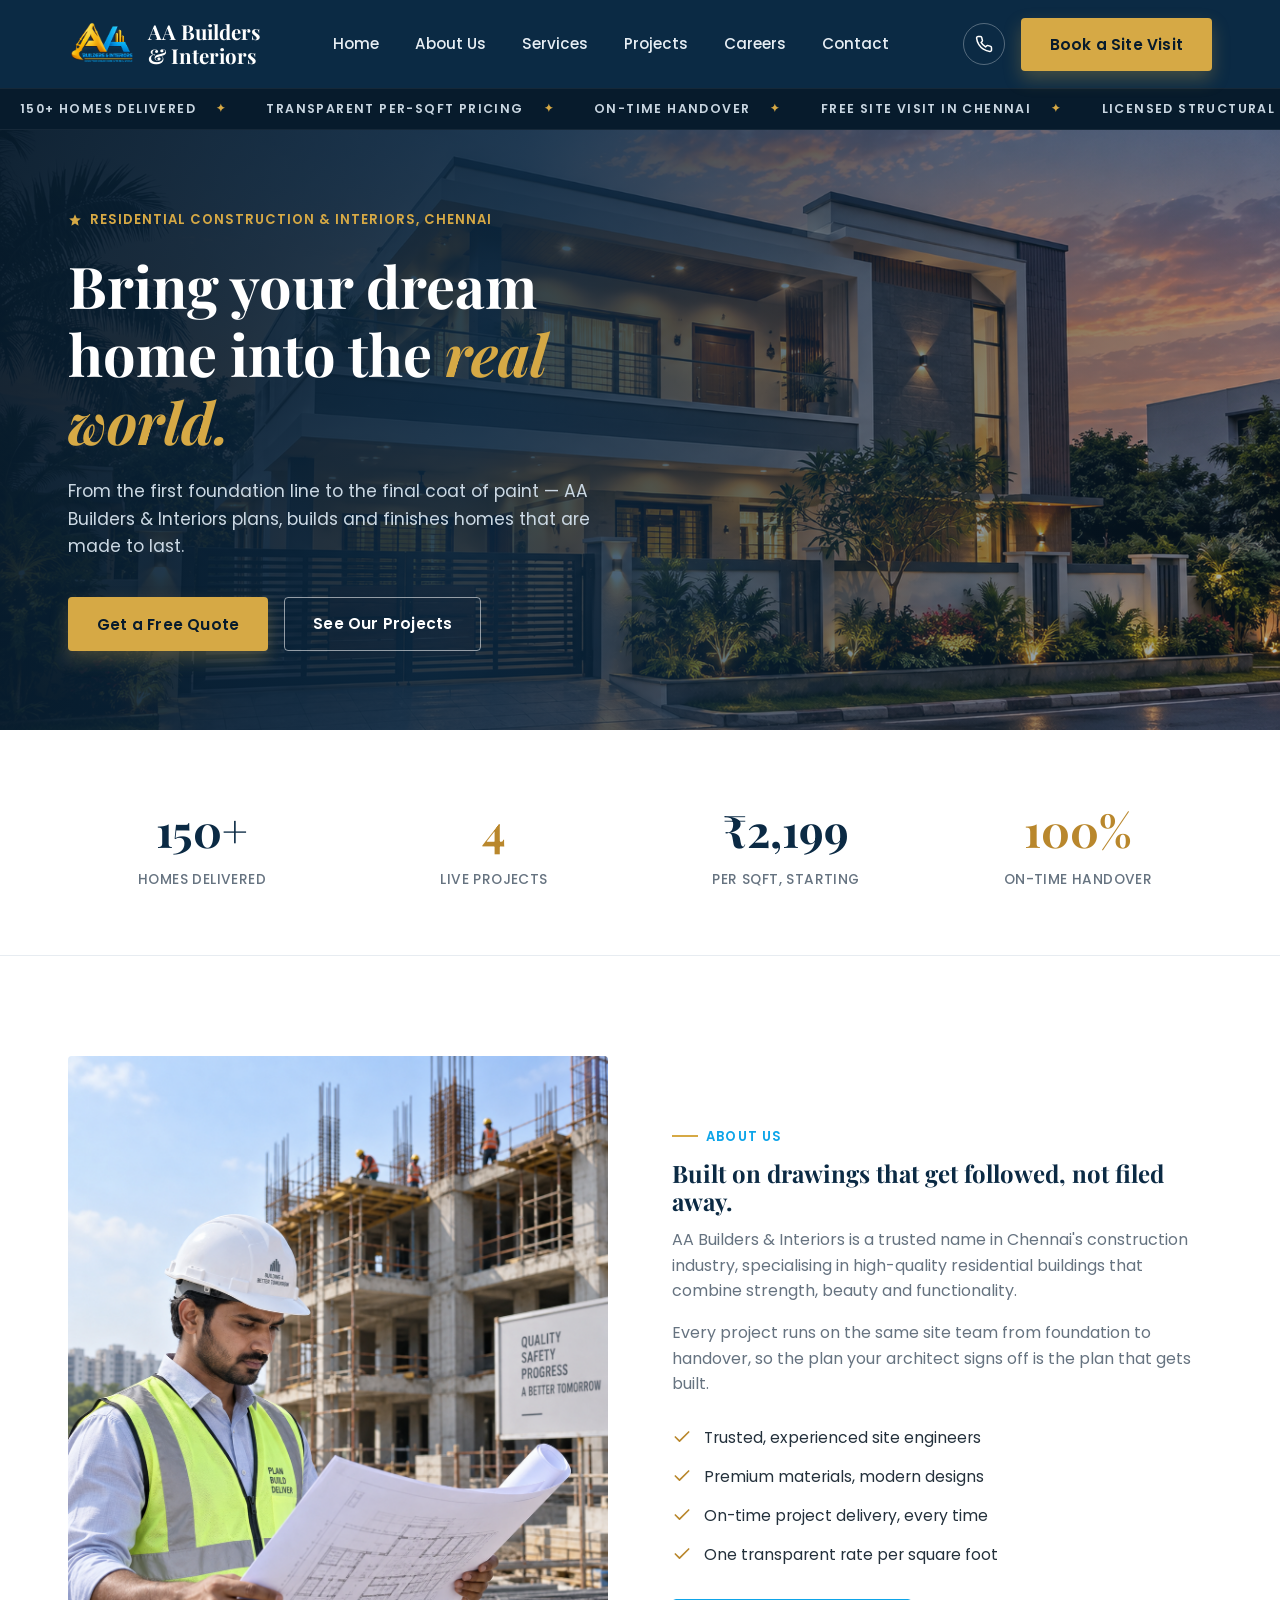
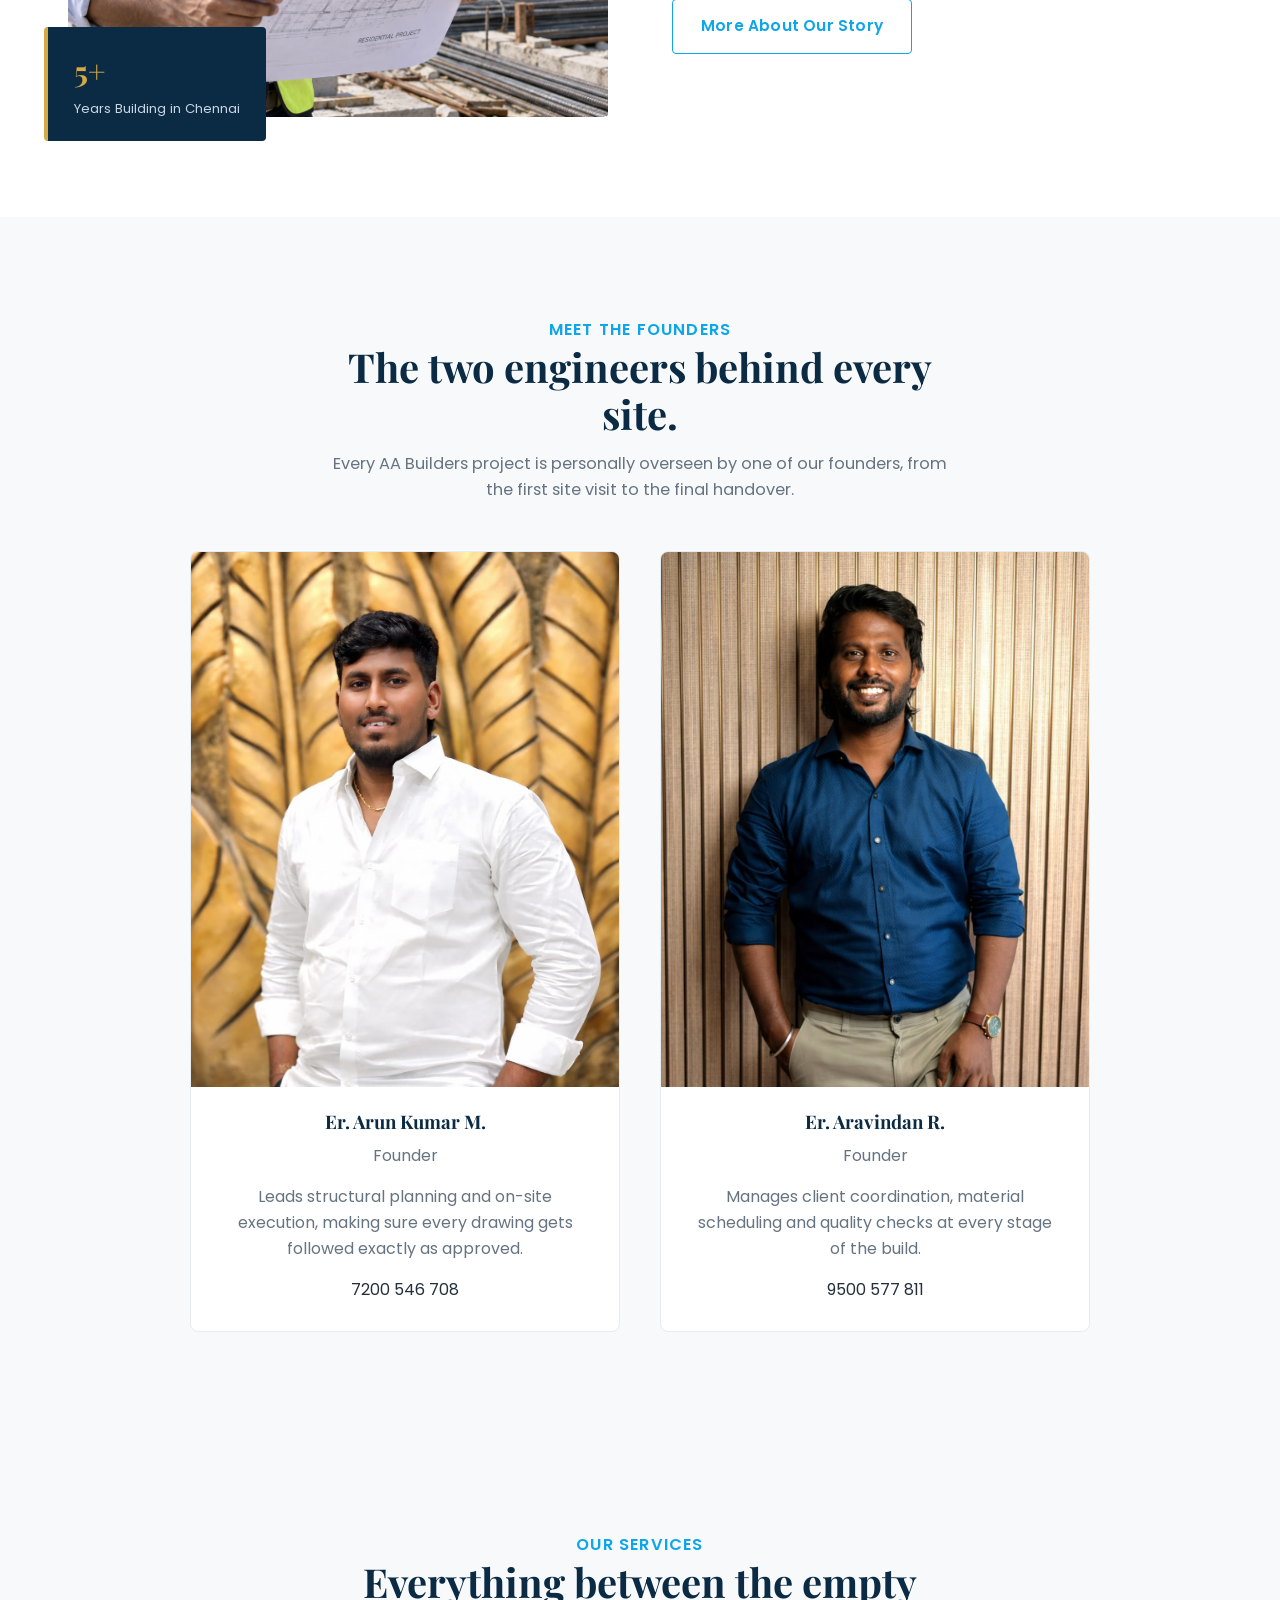
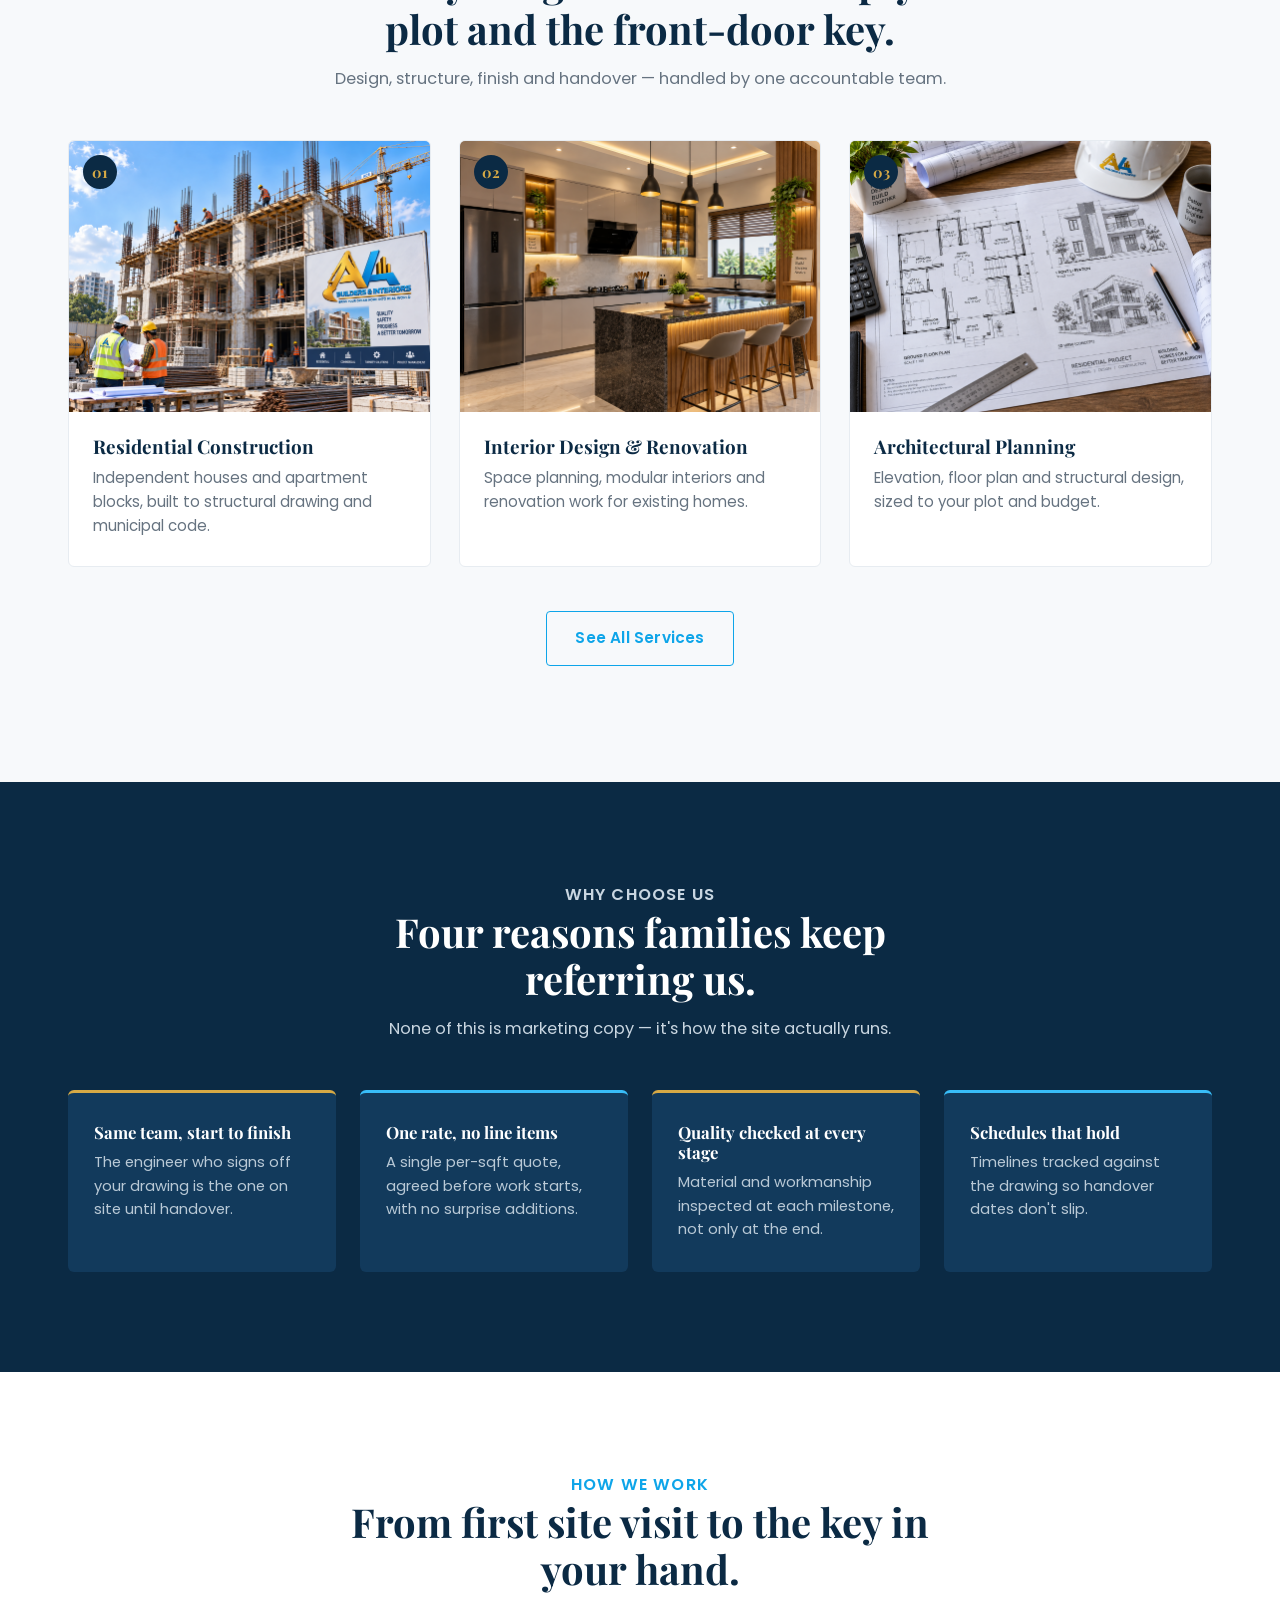
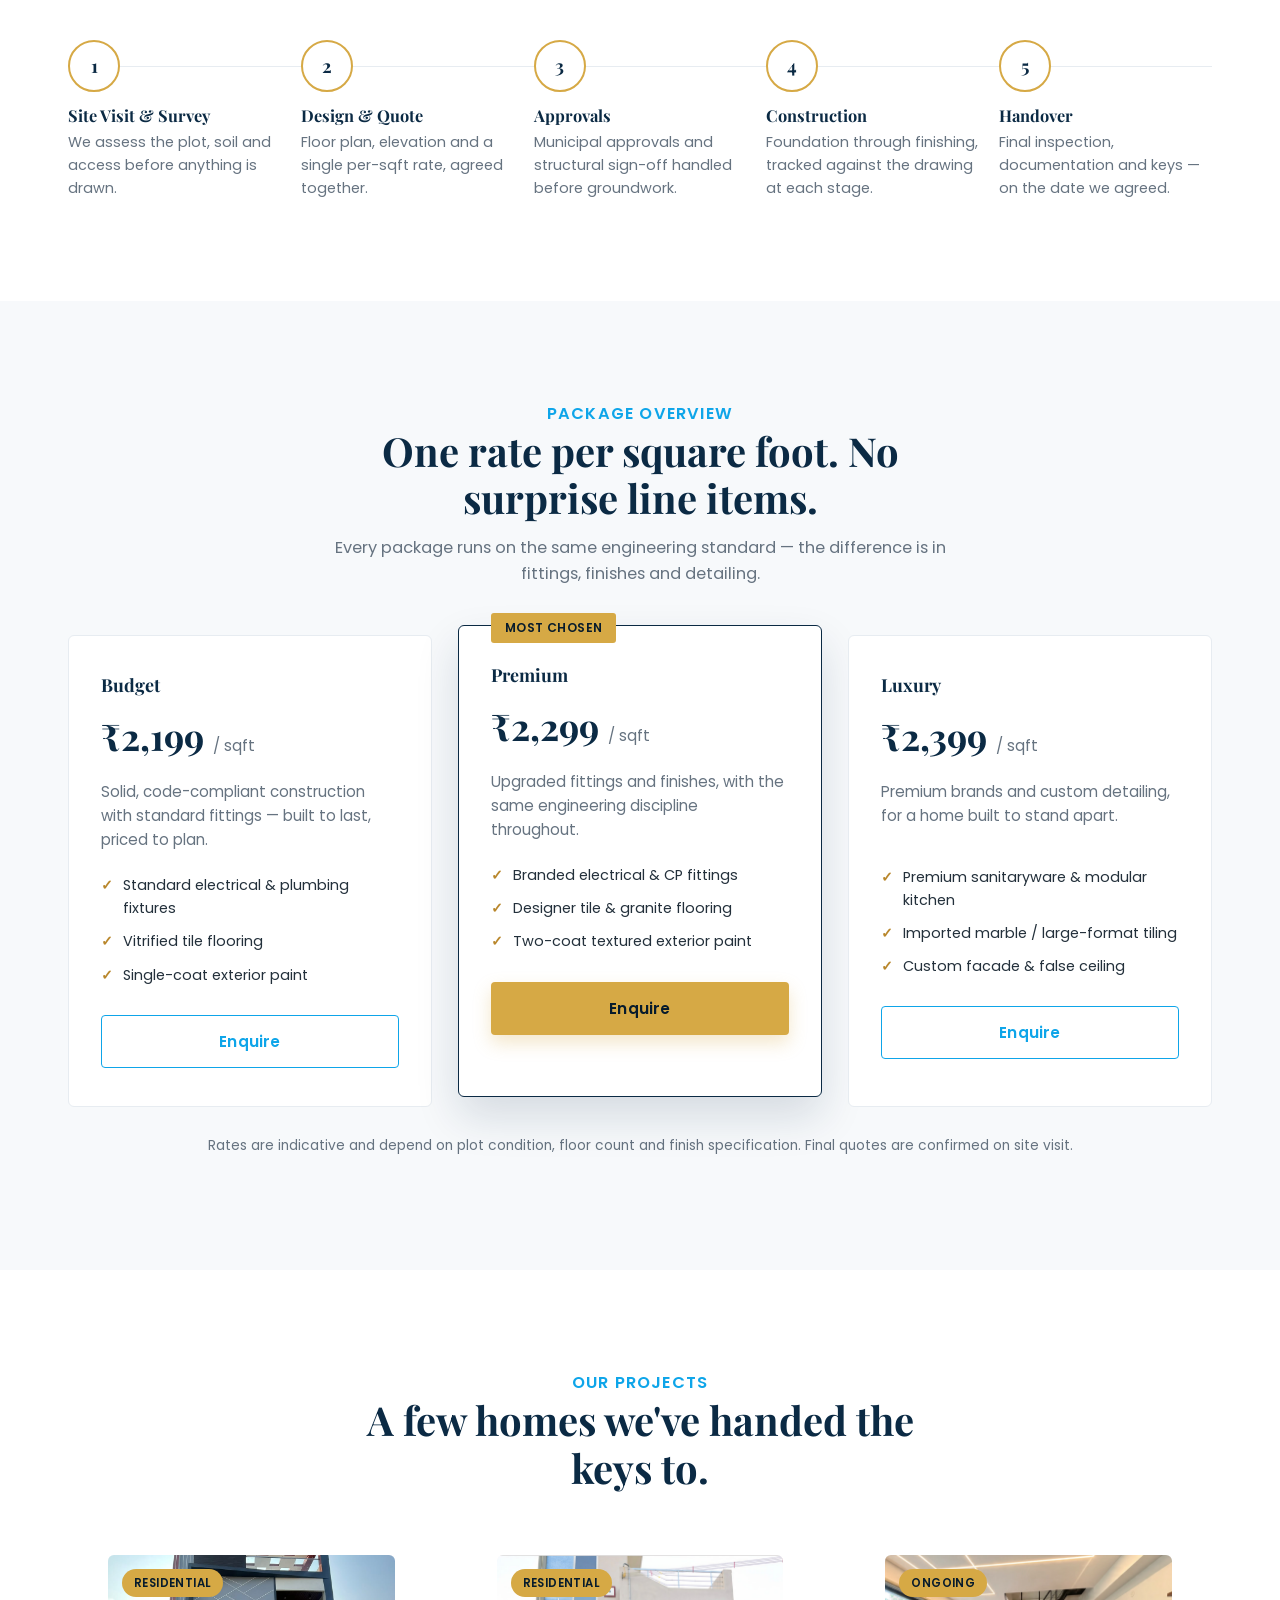
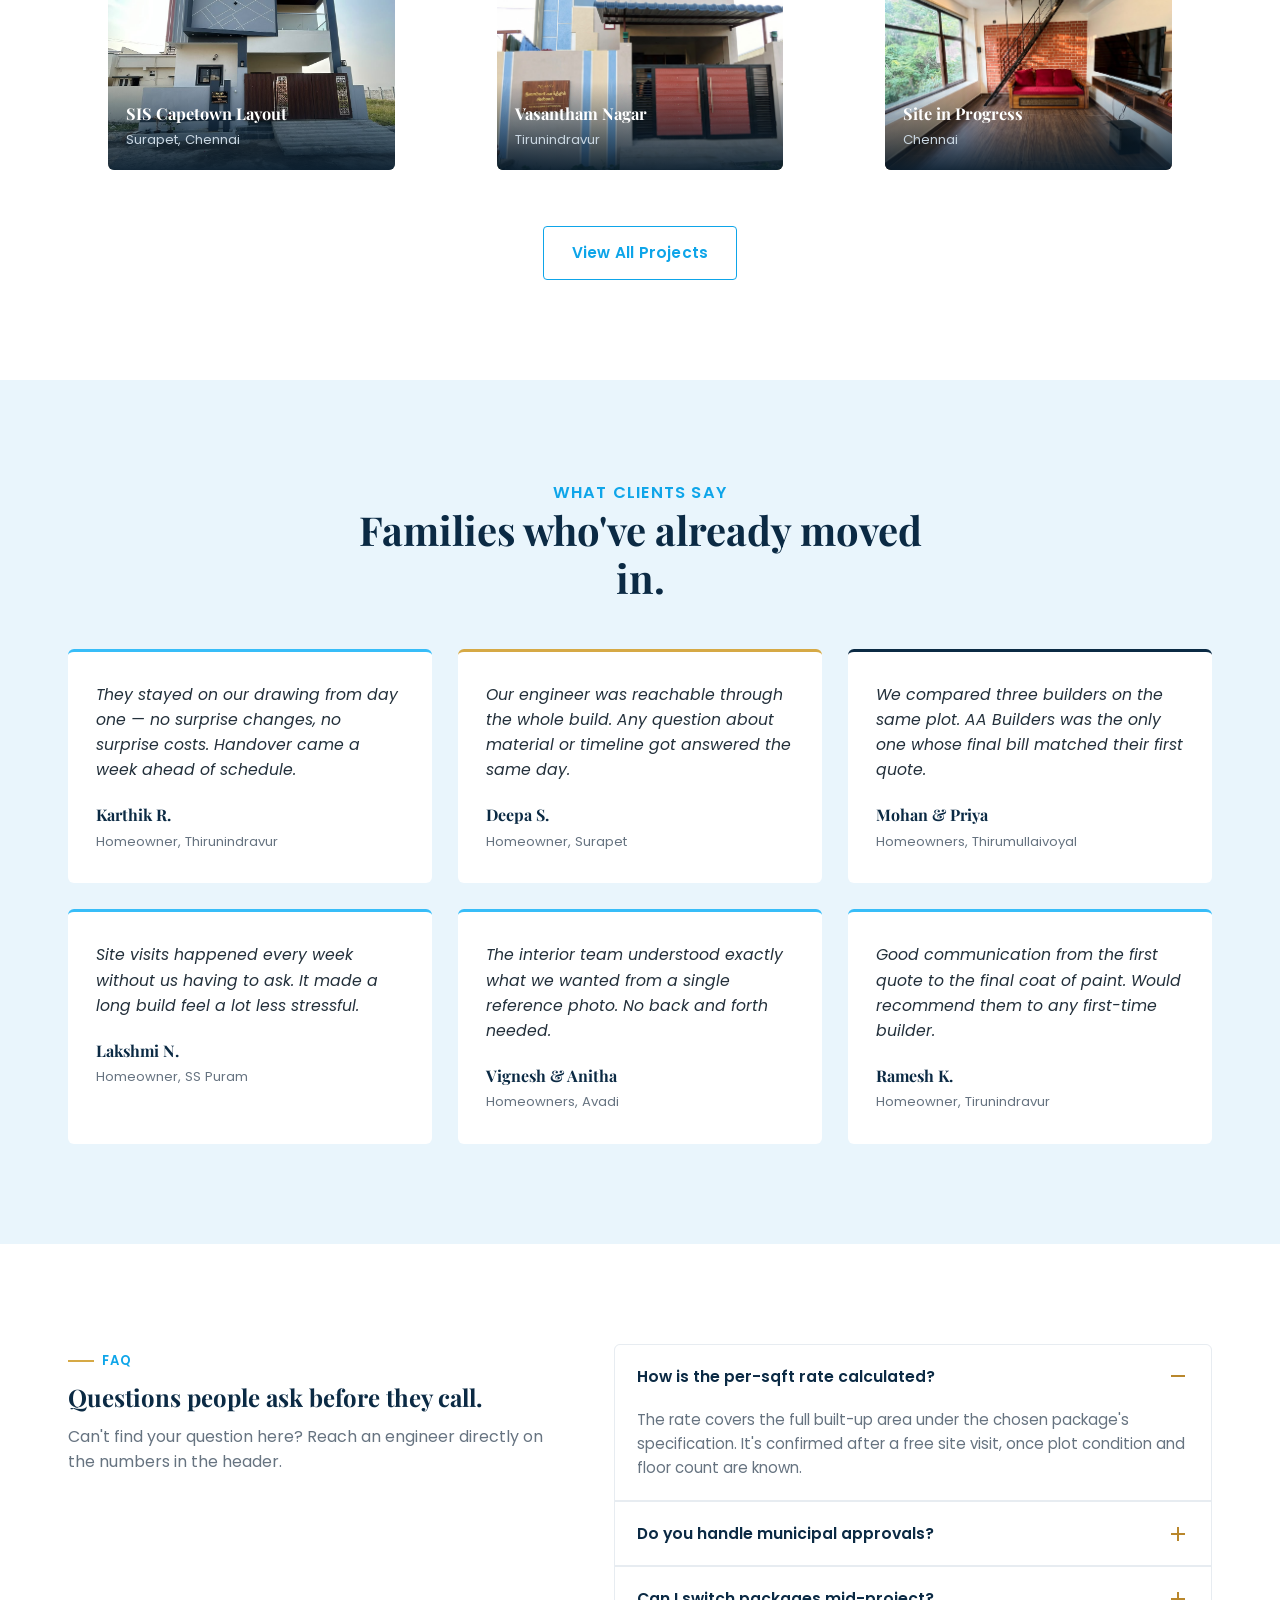
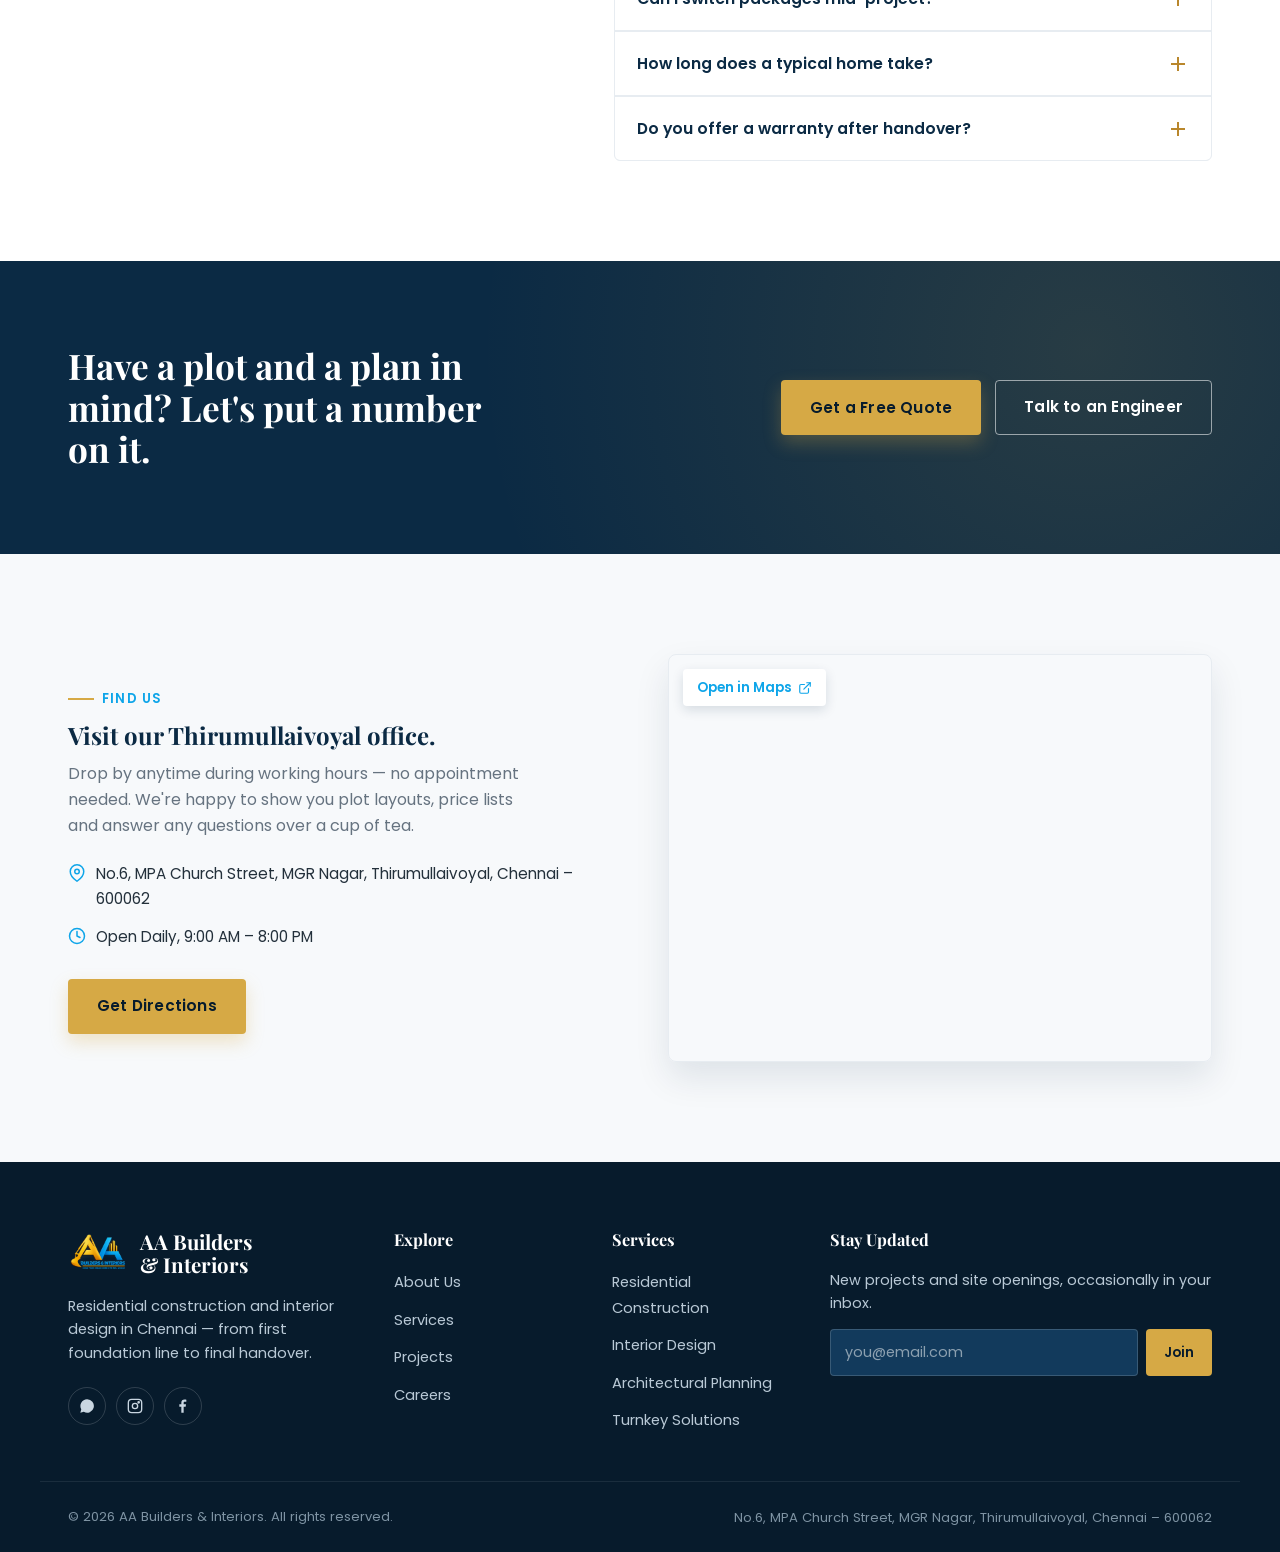
<file: index.html>
<!DOCTYPE html>
<html lang="en">
<head>
<meta charset="UTF-8">
<meta name="viewport" content="width=device-width, initial-scale=1.0">
<title>AA Builders &amp; Interiors — Bring Your Dream Home Into the Real World</title>
<meta name="description" content="AA Builders & Interiors — residential construction and interior design in Chennai. Budget, premium and luxury packages, transparent pricing, on-time delivery.">
<link rel="preconnect" href="https://fonts.googleapis.com">
<link rel="preconnect" href="https://fonts.gstatic.com" crossorigin>
<link href="https://fonts.googleapis.com/css2?family=Playfair+Display:ital,wght@0,600;0,700;1,600&family=Poppins:wght@400;500;600;700&display=swap" rel="stylesheet">
<link rel="stylesheet" href="css/Style.css">
</head>
<body data-page="home">

<!-- HEADER -->
<header class="site-header" id="siteHeader">
  <div class="site-header__inner">
    <a href="index.html" class="brand">
      <img src="images/logo.png" alt="AA Builders & Interiors logo" class="brand__mark">
      <span class="brand__text">
        <strong>AA Builders</strong>
        <em>&amp; Interiors</em>
      </span>
    </a>

    <nav class="main-nav" id="mainNav" aria-label="Primary">
      <a href="index.html" data-page="home">Home</a>
      <a href="about.html" data-page="about">About Us</a>
      <a href="services.html" data-page="services">Services</a>
      <a href="projects.html" data-page="projects">Projects</a>
      <a href="careers.html" data-page="careers">Careers</a>
      <a href="contact.html" data-page="contact">Contact</a>
    </nav>

    <div class="header-actions">
      <a class="header-actions__phone" href="tel:+917200546708" aria-label="Call us">
        <svg width="18" height="18" viewBox="0 0 24 24" fill="none" stroke="currentColor" stroke-width="2" stroke-linecap="round" stroke-linejoin="round"><path d="M22 16.92v3a2 2 0 0 1-2.18 2 19.79 19.79 0 0 1-8.63-3.07 19.5 19.5 0 0 1-6-6 19.79 19.79 0 0 1-3.07-8.67A2 2 0 0 1 4.11 2h3a2 2 0 0 1 2 1.72c.127.96.362 1.903.7 2.81a2 2 0 0 1-.45 2.11L8.09 9.91a16 16 0 0 0 6 6l1.27-1.27a2 2 0 0 1 2.11-.45c.907.338 1.85.573 2.81.7A2 2 0 0 1 22 16.92z"/></svg>
      </a>
      <button class="btn btn--gold" type="button" data-open-enquiry>Book a Site Visit</button>
      <button class="nav-toggle" id="navToggle" aria-expanded="false" aria-controls="mainNav" aria-label="Toggle menu">
        <span></span><span></span><span></span>
      </button>
    </div>
  </div>
</header>

<!-- CREDENTIAL TICKER -->
<div class="ticker" aria-hidden="true">
  <div class="ticker__track" id="tickerTrack">
    <span>150+ Homes Delivered</span>
    <span>Transparent Per-Sqft Pricing</span>
    <span>On-Time Handover</span>
    <span>Free Site Visit In Chennai</span>
    <span>Licensed Structural Engineers</span>
    <span>150+ Homes Delivered</span>
    <span>Transparent Per-Sqft Pricing</span>
    <span>On-Time Handover</span>
    <span>Free Site Visit In Chennai</span>
    <span>Licensed Structural Engineers</span>
  </div>
</div>

<main id="top">

  <!-- HERO -->
  <section class="hero">
    <div class="hero__media">
      <img src="images/hero-banner.jpg" alt="A completed AA Builders residential tower at dusk" loading="eager">
    </div>
    <div class="hero__content">
      <p class="hero__eyebrow">
        <svg width="14" height="14" viewBox="0 0 24 24" fill="currentColor"><path d="M12 2l2.9 6.9L22 9.3l-5.5 4.8L18.2 22 12 17.8 5.8 22l1.7-7.9L2 9.3l7.1-.4z"/></svg>
        Residential Construction &amp; Interiors, Chennai
      </p>
      <h1>Bring your dream home into the <em>real world.</em></h1>
      <p class="hero__lede">From the first foundation line to the final coat of paint — AA Builders &amp; Interiors plans, builds and finishes homes that are made to last.</p>
      <div class="hero__actions">
        <button class="btn btn--gold" data-open-enquiry>Get a Free Quote</button>
        <a href="projects.html" class="btn btn--outline-light">See Our Projects</a>
      </div>
    </div>
  </section>

  <!-- STATS -->
  <section class="stats">
    <div class="section-inner stats__grid">
      <div><strong>150+</strong><span>Homes Delivered</span></div>
      <div><strong>4</strong><span>Live Projects</span></div>
      <div><strong>₹2,199</strong><span>Per Sqft, Starting</span></div>
      <div><strong>100%</strong><span>On-Time Handover</span></div>
    </div>
  </section>

  <!-- ABOUT -->
  <section class="about" id="about">
    <div class="section-inner about__grid">
      <div class="about__media">
        <img src="images/about-site.jpg" alt="AA Builders site engineer reviewing drawings on site" loading="lazy">
        <div class="about__media__badge">
          <strong>5+</strong>
          <span>Years Building in Chennai</span>
        </div>
      </div>
      <div class="about__copy">
        <p class="eyebrow">About Us</p>
        <h2>Built on drawings that get followed, not filed away.</h2>
        <p>AA Builders &amp; Interiors is a trusted name in Chennai's construction industry, specialising in high-quality residential buildings that combine strength, beauty and functionality.</p>
        <p>Every project runs on the same site team from foundation to handover, so the plan your architect signs off is the plan that gets built.</p>
        <ul class="about__list">
          <li>
            <svg viewBox="0 0 24 24" fill="none" stroke="currentColor" stroke-width="2" stroke-linecap="round" stroke-linejoin="round"><polyline points="20 6 9 17 4 12"/></svg>
            Trusted, experienced site engineers
          </li>
          <li>
            <svg viewBox="0 0 24 24" fill="none" stroke="currentColor" stroke-width="2" stroke-linecap="round" stroke-linejoin="round"><polyline points="20 6 9 17 4 12"/></svg>
            Premium materials, modern designs
          </li>
          <li>
            <svg viewBox="0 0 24 24" fill="none" stroke="currentColor" stroke-width="2" stroke-linecap="round" stroke-linejoin="round"><polyline points="20 6 9 17 4 12"/></svg>
            On-time project delivery, every time
          </li>
          <li>
            <svg viewBox="0 0 24 24" fill="none" stroke="currentColor" stroke-width="2" stroke-linecap="round" stroke-linejoin="round"><polyline points="20 6 9 17 4 12"/></svg>
            One transparent rate per square foot
          </li>
        </ul>
        <a href="about.html" class="btn btn--outline-blue">More About Our Story</a>
      </div>
    </div>
  </section>

  <!-- FOUNDERS -->
  <section class="founders" id="founders">
    <div class="section-inner">
      <div class="section-head section-head--center">
        <p class="eyebrow">Meet The Founders</p>
        <h2>The two engineers behind every site.</h2>
        <p>Every AA Builders project is personally overseen by one of our founders, from the first site visit to the final handover.</p>
      </div>
      <div class="founders__grid">
        <article class="founder-card">
          <div class="founder-card__media">
            <img src="images/founder-arun.jpg" alt="Er. Arun Kumar M., Founder, AA Builders & Interiors" loading="lazy">
          </div>
          <h3 class="founder-card__name">Er. Arun Kumar M.</h3>
          <p class="founder-card__role">Founder </p>
          <p class="founder-card__bio">Leads structural planning and on-site execution, making sure every drawing gets followed exactly as approved.</p>
          <a class="founder-card__contact" href="tel:+917200546708">7200 546 708</a>
        </article>
        <article class="founder-card">
          <div class="founder-card__media">
            <img src="images/founder-aravindhan.jpg" alt="Er. Aravindhan R., Founder, AA Builders & Interiors" loading="lazy">
          </div>
          <h3 class="founder-card__name">Er. Aravindan R.</h3>
<p class="founder-card__role">Founder</p>
          <p class="founder-card__bio">Manages client coordination, material scheduling and quality checks at every stage of the build.</p>
          <a class="founder-card__contact" href="tel:+919500577811">9500 577 811</a>
        </article>
      </div>
    </div>
  </section>

  <!-- SERVICES -->
  <section class="services" id="services">
    <div class="section-inner">
      <div class="section-head section-head--center">
        <p class="eyebrow">Our Services</p>
        <h2>Everything between the empty plot and the front-door key.</h2>
        <p>Design, structure, finish and handover — handled by one accountable team.</p>
      </div>

      <div class="services__grid">
        <article class="service-card">
          <div class="service-card__media">
            <img src="images/service-construction.jpg" alt="Residential building frame under construction" loading="lazy">
            <span class="service-card__num">01</span>
          </div>
          <div class="service-card__body">
            <h3>Residential Construction</h3>
            <p>Independent houses and apartment blocks, built to structural drawing and municipal code.</p>
          </div>
        </article>
        <article class="service-card">
          <div class="service-card__media">
            <img src="images/service-interiors.jpg" alt="Modular kitchen interior design" loading="lazy">
            <span class="service-card__num">02</span>
          </div>
          <div class="service-card__body">
            <h3>Interior Design &amp; Renovation</h3>
            <p>Space planning, modular interiors and renovation work for existing homes.</p>
          </div>
        </article>
        <article class="service-card">
          <div class="service-card__media">
            <img src="images/service-planning.jpg" alt="Architectural floor plan on a drafting table" loading="lazy">
            <span class="service-card__num">03</span>
          </div>
          <div class="service-card__body">
            <h3>Architectural Planning</h3>
            <p>Elevation, floor plan and structural design, sized to your plot and budget.</p>
          </div>
        </article>
      </div>
      <p style="text-align:center; margin-top:44px;"><a href="services.html" class="btn btn--outline-blue">See All Services</a></p>
    </div>
  </section>

  <!-- WHY CHOOSE US -->
  <section class="why" id="why">
    <div class="section-inner">
      <div class="section-head section-head--center">
        <p class="eyebrow eyebrow--light">Why Choose Us</p>
        <h2>Four reasons families keep referring us.</h2>
        <p>None of this is marketing copy — it's how the site actually runs.</p>
      </div>
      <div class="why__grid">
        <div class="why-card">
          <h3>Same team, start to finish</h3>
          <p>The engineer who signs off your drawing is the one on site until handover.</p>
        </div>
        <div class="why-card">
          <h3>One rate, no line items</h3>
          <p>A single per-sqft quote, agreed before work starts, with no surprise additions.</p>
        </div>
        <div class="why-card">
          <h3>Quality checked at every stage</h3>
          <p>Material and workmanship inspected at each milestone, not only at the end.</p>
        </div>
        <div class="why-card">
          <h3>Schedules that hold</h3>
          <p>Timelines tracked against the drawing so handover dates don't slip.</p>
        </div>
      </div>
    </div>
  </section>

  <!-- PROCESS -->
  <section class="process" id="process">
    <div class="section-inner">
      <div class="section-head section-head--center">
        <p class="eyebrow">How We Work</p>
        <h2>From first site visit to the key in your hand.</h2>
      </div>
      <div class="process__steps">
        <div class="process__step">
          <span class="process__step__num">1</span>
          <h3>Site Visit &amp; Survey</h3>
          <p>We assess the plot, soil and access before anything is drawn.</p>
        </div>
        <div class="process__step">
          <span class="process__step__num">2</span>
          <h3>Design &amp; Quote</h3>
          <p>Floor plan, elevation and a single per-sqft rate, agreed together.</p>
        </div>
        <div class="process__step">
          <span class="process__step__num">3</span>
          <h3>Approvals</h3>
          <p>Municipal approvals and structural sign-off handled before groundwork.</p>
        </div>
        <div class="process__step">
          <span class="process__step__num">4</span>
          <h3>Construction</h3>
          <p>Foundation through finishing, tracked against the drawing at each stage.</p>
        </div>
        <div class="process__step">
          <span class="process__step__num">5</span>
          <h3>Handover</h3>
          <p>Final inspection, documentation and keys — on the date we agreed.</p>
        </div>
      </div>
    </div>
  </section>

  <!-- PACKAGES -->
  <section class="packages" id="packages">
    <div class="section-inner">
      <div class="section-head section-head--center">
        <p class="eyebrow">Package Overview</p>
        <h2>One rate per square foot. No surprise line items.</h2>
        <p>Every package runs on the same engineering standard — the difference is in fittings, finishes and detailing.</p>
      </div>

      <div class="packages__grid">
        <div class="package-card">
          <h3>Budget</h3>
          <p class="package-card__price">₹2,199 <span>/ sqft</span></p>
          <p class="package-card__desc">Solid, code-compliant construction with standard fittings — built to last, priced to plan.</p>
          <ul class="package-card__features">
            <li>Standard electrical &amp; plumbing fixtures</li>
            <li>Vitrified tile flooring</li>
            <li>Single-coat exterior paint</li>
          </ul>
          <button class="btn btn--outline-blue" data-open-enquiry>Enquire</button>
        </div>
        <div class="package-card package-card--featured">
          <p class="package-card__flag">Most Chosen</p>
          <h3>Premium</h3>
          <p class="package-card__price">₹2,299 <span>/ sqft</span></p>
          <p class="package-card__desc">Upgraded fittings and finishes, with the same engineering discipline throughout.</p>
          <ul class="package-card__features">
            <li>Branded electrical &amp; CP fittings</li>
            <li>Designer tile &amp; granite flooring</li>
            <li>Two-coat textured exterior paint</li>
          </ul>
          <button class="btn btn--gold" data-open-enquiry>Enquire</button>
        </div>
        <div class="package-card">
          <h3>Luxury</h3>
          <p class="package-card__price">₹2,399 <span>/ sqft</span></p>
          <p class="package-card__desc">Premium brands and custom detailing, for a home built to stand apart.</p>
          <ul class="package-card__features">
            <li>Premium sanitaryware &amp; modular kitchen</li>
            <li>Imported marble / large-format tiling</li>
            <li>Custom facade &amp; false ceiling</li>
          </ul>
          <button class="btn btn--outline-blue" data-open-enquiry>Enquire</button>
        </div>
      </div>
      <p style="text-align:center; color:var(--slate); font-size:0.86rem; margin-top:28px;">Rates are indicative and depend on plot condition, floor count and finish specification. Final quotes are confirmed on site visit.</p>
    </div>
  </section>

  <!-- PROJECTS -->
  <section class="projects" id="projects">
    <div class="section-inner">
      <div class="section-head section-head--center">
        <p class="eyebrow">Our Projects</p>
        <h2>A few homes we've handed the keys to.</h2>
      </div>

      <div class="projects__grid">
        <figure class="project-card" data-cat="residential">
          <span class="project-card__tag">Residential</span>
          <img src="images/p1.jpg" alt="Completed independent house, white and grey elevation" loading="lazy">
          <figcaption><strong>SIS Capetown Layout</strong><span>Surapet, Chennai</span></figcaption>
        </figure>
        <figure class="project-card" data-cat="residential">
          <span class="project-card__tag">Residential</span>
          <img src="images/p2.jpg" alt="Three-storey home elevation with landscaped garden" loading="lazy">
          <figcaption><strong>Vasantham Nagar</strong><span>Tirunindravur</span></figcaption>
        </figure>
        <figure class="project-card" data-cat="ongoing">
          <span class="project-card__tag">Ongoing</span>
          <img src="images/p6.jpg" alt="Residential building under construction, structural frame stage" loading="lazy">
          <figcaption><strong>Site in Progress</strong><span>Chennai</span></figcaption>
        </figure>
      </div>
      <div class="projects__cta">
        <a href="projects.html" class="btn btn--outline-blue">View All Projects</a>
      </div>
    </div>
  </section>

  <!-- TESTIMONIALS -->
  <section class="testimonials">
    <div class="section-inner">
      <div class="section-head section-head--center">
        <p class="eyebrow">What Clients Say</p>
        <h2>Families who've already moved in.</h2>
      </div>
      <div class="testimonials__grid">
        <article class="testimonial-card">
          <p>They stayed on our drawing from day one — no surprise changes, no surprise costs. Handover came a week ahead of schedule.</p>
          <strong>Karthik R.</strong>
          <span>Homeowner, Thirunindravur</span>
        </article>
        <article class="testimonial-card">
          <p>Our engineer was reachable through the whole build. Any question about material or timeline got answered the same day.</p>
          <strong>Deepa S.</strong>
          <span>Homeowner, Surapet</span>
        </article>
        <article class="testimonial-card">
          <p>We compared three builders on the same plot. AA Builders was the only one whose final bill matched their first quote.</p>
          <strong>Mohan &amp; Priya</strong>
          <span>Homeowners, Thirumullaivoyal</span>
        </article>
        <article class="testimonial-card">
          <p>Site visits happened every week without us having to ask. It made a long build feel a lot less stressful.</p>
          <strong>Lakshmi N.</strong>
          <span>Homeowner, SS Puram</span>
        </article>
        <article class="testimonial-card">
          <p>The interior team understood exactly what we wanted from a single reference photo. No back and forth needed.</p>
          <strong>Vignesh &amp; Anitha</strong>
          <span>Homeowners, Avadi</span>
        </article>
        <article class="testimonial-card">
          <p>Good communication from the first quote to the final coat of paint. Would recommend them to any first-time builder.</p>
          <strong>Ramesh K.</strong>
          <span>Homeowner, Tirunindravur</span>
        </article>
      </div>
    </div>
  </section>

  <!-- FAQ -->
  <section class="faq" id="faq">
    <div class="section-inner faq__wrap">
      <div>
        <p class="eyebrow">FAQ</p>
        <h2>Questions people ask before they call.</h2>
        <p>Can't find your question here? Reach an engineer directly on the numbers in the header.</p>
      </div>
      <div class="faq__list" id="faqList">
        <div class="faq-item is-open">
          <button class="faq-item__q" type="button" aria-expanded="true">
            How is the per-sqft rate calculated?
            <span class="faq-icon"></span>
          </button>
          <div class="faq-item__a">
            <p>The rate covers the full built-up area under the chosen package's specification. It's confirmed after a free site visit, once plot condition and floor count are known.</p>
          </div>
        </div>
        <div class="faq-item">
          <button class="faq-item__q" type="button" aria-expanded="false">
            Do you handle municipal approvals?
            <span class="faq-icon"></span>
          </button>
          <div class="faq-item__a">
            <p>Yes — architectural planning and approval paperwork are part of our scope, handled before any groundwork begins.</p>
          </div>
        </div>
        <div class="faq-item">
          <button class="faq-item__q" type="button" aria-expanded="false">
            Can I switch packages mid-project?
            <span class="faq-icon"></span>
          </button>
          <div class="faq-item__a">
            <p>Upgrades between packages are possible before the relevant stage begins — for example, before flooring or fittings are ordered.</p>
          </div>
        </div>
        <div class="faq-item">
          <button class="faq-item__q" type="button" aria-expanded="false">
            How long does a typical home take?
            <span class="faq-icon"></span>
          </button>
          <div class="faq-item__a">
            <p>Most independent homes are completed in 9–14 months from groundbreaking, depending on floor count and monsoon scheduling.</p>
          </div>
        </div>
        <div class="faq-item">
          <button class="faq-item__q" type="button" aria-expanded="false">
            Do you offer a warranty after handover?
            <span class="faq-icon"></span>
          </button>
          <div class="faq-item__a">
            <p>Structural work carries a defect-liability warranty; terms are detailed in the agreement signed before construction starts.</p>
          </div>
        </div>
      </div>
    </div>
  </section>

  <!-- CTA BANNER -->
  <section class="cta-banner">
    <div class="cta-banner__inner">
      <h2>Have a plot and a plan in mind? Let's put a number on it.</h2>
      <div class="cta-banner__actions">
        <button class="btn btn--gold" data-open-enquiry>Get a Free Quote</button>
        <a href="contact.html" class="btn btn--outline-light">Talk to an Engineer</a>
      </div>
    </div>
  </section>

  <!-- FIND US -->
  <section class="find-us" id="map">
    <div class="section-inner find-us__grid">
      <div class="find-us__info">
        <p class="eyebrow">Find Us</p>
        <h2>Visit our Thirumullaivoyal office.</h2>
        <p>Drop by anytime during working hours — no appointment needed. We're happy to show you plot layouts, price lists and answer any questions over a cup of tea.</p>
        <ul class="find-us__meta">
          <li>
            <svg viewBox="0 0 24 24" fill="none" stroke="currentColor" stroke-width="2" stroke-linecap="round" stroke-linejoin="round"><path d="M21 10c0 7-9 13-9 13s-9-6-9-13a9 9 0 0 1 18 0z"/><circle cx="12" cy="10" r="3"/></svg>
            No.6, MPA Church Street, MGR Nagar, Thirumullaivoyal, Chennai – 600062
          </li>
          <li>
            <svg viewBox="0 0 24 24" fill="none" stroke="currentColor" stroke-width="2" stroke-linecap="round" stroke-linejoin="round"><circle cx="12" cy="12" r="10"/><polyline points="12 6 12 12 16 14"/></svg>
            Open Daily, 9:00 AM – 8:00 PM
          </li>
        </ul>
        <a class="btn btn--gold" href="https://www.google.com/maps?q=No.6+MPA+Church+Street+MGR+Nagar+Thirumullaivoyal+Chennai+600062" target="_blank" rel="noopener">Get Directions</a>
      </div>
      <div class="find-us__map">
        <a class="find-us__map-link" href="https://www.google.com/maps?q=No.6+MPA+Church+Street+MGR+Nagar+Thirumullaivoyal+Chennai+600062" target="_blank" rel="noopener">
          Open in Maps
          <svg viewBox="0 0 24 24" fill="none" stroke="currentColor" stroke-width="2" stroke-linecap="round" stroke-linejoin="round"><path d="M18 13v6a2 2 0 0 1-2 2H5a2 2 0 0 1-2-2V8a2 2 0 0 1 2-2h6"/><polyline points="15 3 21 3 21 9"/><line x1="10" y1="14" x2="21" y2="3"/></svg>
        </a>
        <iframe
          src="https://www.google.com/maps?q=No.6%20MPA%20Church%20Street%20MGR%20Nagar%20Thirumullaivoyal%20Chennai%20600062&output=embed"
          width="100%"
          height="100%"
          style="border:0;"
          allowfullscreen=""
          loading="lazy"
          referrerpolicy="no-referrer-when-downgrade"
          title="AA Builders & Interiors office location map">
        </iframe>
      </div>
    </div>
  </section>

</main>

<footer class="site-footer">
  <div class="section-inner site-footer__grid">
    <div class="footer-brand">
      <div class="brand">
        <img src="images/logo.png" alt="AA Builders & Interiors logo" class="brand__mark">
        <span class="brand__text">
          <strong>AA Builders</strong>
          <em>&amp; Interiors</em>
        </span>
      </div>
      <p>Residential construction and interior design in Chennai — from first foundation line to final handover.</p>
      <div class="footer-social">
        <a href="#" aria-label="WhatsApp"><svg viewBox="0 0 24 24" fill="currentColor"><path d="M17.5 14.4c-.3-.1-1.7-.8-2-1-.3-.1-.5-.1-.7.1-.2.3-.8 1-.9 1.1-.2.2-.3.2-.6.1-.3-.1-1.2-.4-2.2-1.4-.8-.7-1.4-1.6-1.6-1.9-.2-.3 0-.5.1-.6.1-.1.3-.3.4-.5.1-.1.2-.3.2-.4.1-.2 0-.3 0-.5s-.7-1.6-.9-2.2c-.2-.5-.5-.5-.7-.5h-.6c-.2 0-.5.1-.8.4-.3.3-1 1-1 2.4s1.1 2.8 1.2 3c.1.2 2.1 3.2 5.1 4.4.7.3 1.3.5 1.7.6.7.2 1.4.2 1.9.1.6-.1 1.7-.7 2-1.4.2-.7.2-1.2.2-1.4 0-.1-.2-.2-.5-.3z"/><path d="M12 2a10 10 0 0 0-8.6 15L2 22l5.2-1.4A10 10 0 1 0 12 2z"/></svg></a>
        <a href="#" aria-label="Instagram"><svg viewBox="0 0 24 24" fill="none" stroke="currentColor" stroke-width="2"><rect x="2" y="2" width="20" height="20" rx="5"/><circle cx="12" cy="12" r="4"/><circle cx="17.5" cy="6.5" r="1"/></svg></a>
        <a href="#" aria-label="Facebook"><svg viewBox="0 0 24 24" fill="currentColor"><path d="M13 22v-9h3l.5-3.5H13V7.4c0-1 .3-1.7 1.7-1.7H17V2.5C16.6 2.4 15.5 2.3 14.2 2.3c-2.8 0-4.7 1.7-4.7 4.8V9.5H6.5V13H9.5v9z"/></svg></a>
      </div>
    </div>

    <div class="footer-col">
      <h3>Explore</h3>
      <ul>
        <li><a href="about.html">About Us</a></li>
        <li><a href="services.html">Services</a></li>
        <li><a href="projects.html">Projects</a></li>
        <li><a href="careers.html">Careers</a></li>
      </ul>
    </div>

    <div class="footer-col">
      <h3>Services</h3>
      <ul>
        <li><a href="services.html">Residential Construction</a></li>
        <li><a href="services.html">Interior Design</a></li>
        <li><a href="services.html">Architectural Planning</a></li>
        <li><a href="services.html">Turnkey Solutions</a></li>
      </ul>
    </div>

    <div class="footer-col footer-news">
      <h3>Stay Updated</h3>
      <p>New projects and site openings, occasionally in your inbox.</p>
      <form id="newsletterForm">
        <input type="email" placeholder="you@email.com" required aria-label="Email address">
        <button type="submit">Join</button>
      </form>
      <p class="footer-news__note" id="newsletterNote" role="status" aria-live="polite"></p>
    </div>
  </div>

  <div class="site-footer__bottom">
    <p class="site-footer__copy">© <span id="year"></span> AA Builders &amp; Interiors. All rights reserved.</p>
    <nav class="site-footer__legal" aria-label="Legal">
      <a href="contact.html">No.6, MPA Church Street, MGR Nagar, Thirumullaivoyal, Chennai – 600062</a>
    </nav>
  </div>
</footer>

<!-- ENQUIRY MODAL -->
<div class="enquiry-modal" id="enquiryModal" aria-hidden="true">
  <div class="enquiry-modal__backdrop" data-close-enquiry></div>
  <div class="enquiry-modal__panel" role="dialog" aria-modal="true" aria-labelledby="enquiryModalTitle">
    <button class="enquiry-modal__close" type="button" data-close-enquiry aria-label="Close">&times;</button>
    <h3 id="enquiryModalTitle">Quick Enquiry</h3>
    <p>Tell us where your plot is and we'll call you back.</p>
    <form id="enquiryForm">
      <label>
        Name
        <input type="text" name="name" required autocomplete="name">
      </label>
      <label>
        Phone
        <input type="tel" name="phone" required autocomplete="tel">
      </label>
      <label>
        Location
        <input type="text" name="location" placeholder="e.g. Thirumullaivoyal">
      </label>
      <button type="submit" class="btn btn--gold">Request a Call Back</button>
    </form>
    <p class="enquiry-modal__note" id="enquiryNote" role="status" aria-live="polite"></p>
  </div>
</div>

<script src="js/script.js"></script>
</body>
</html>
</file>
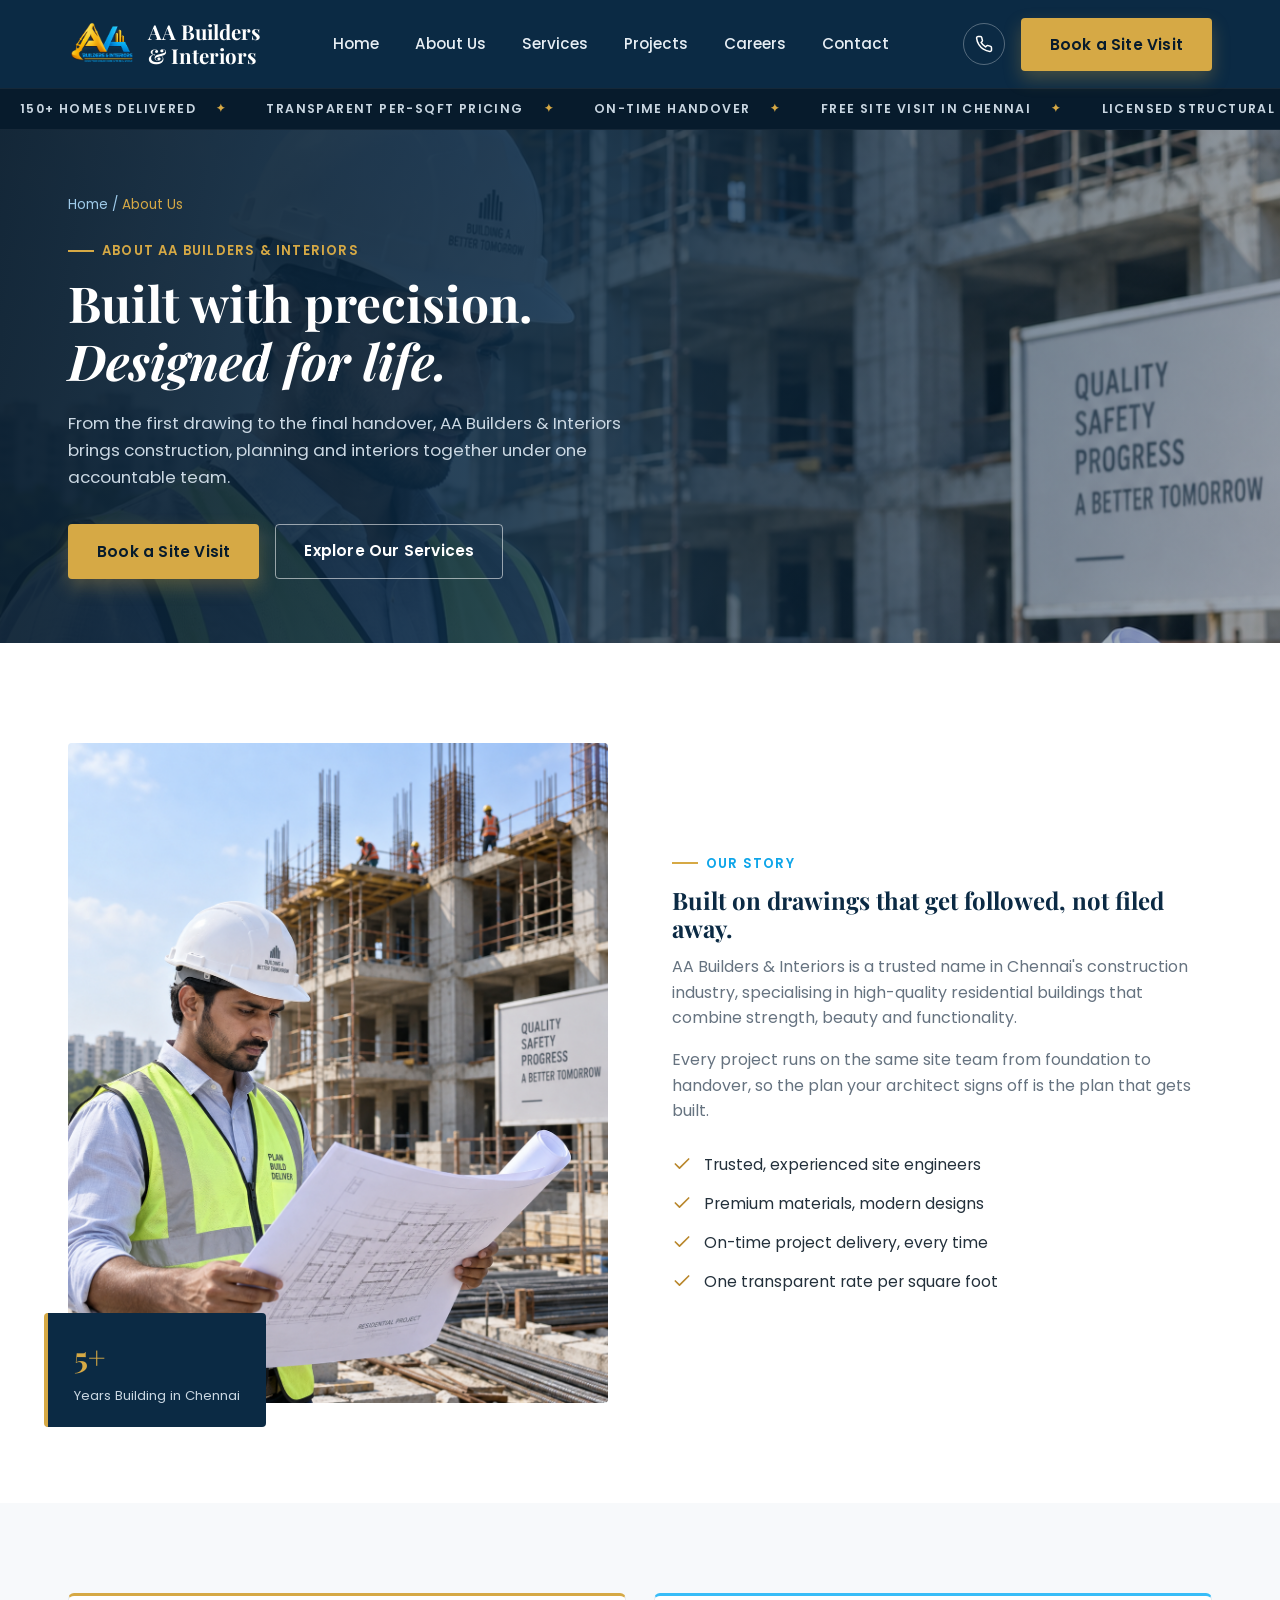
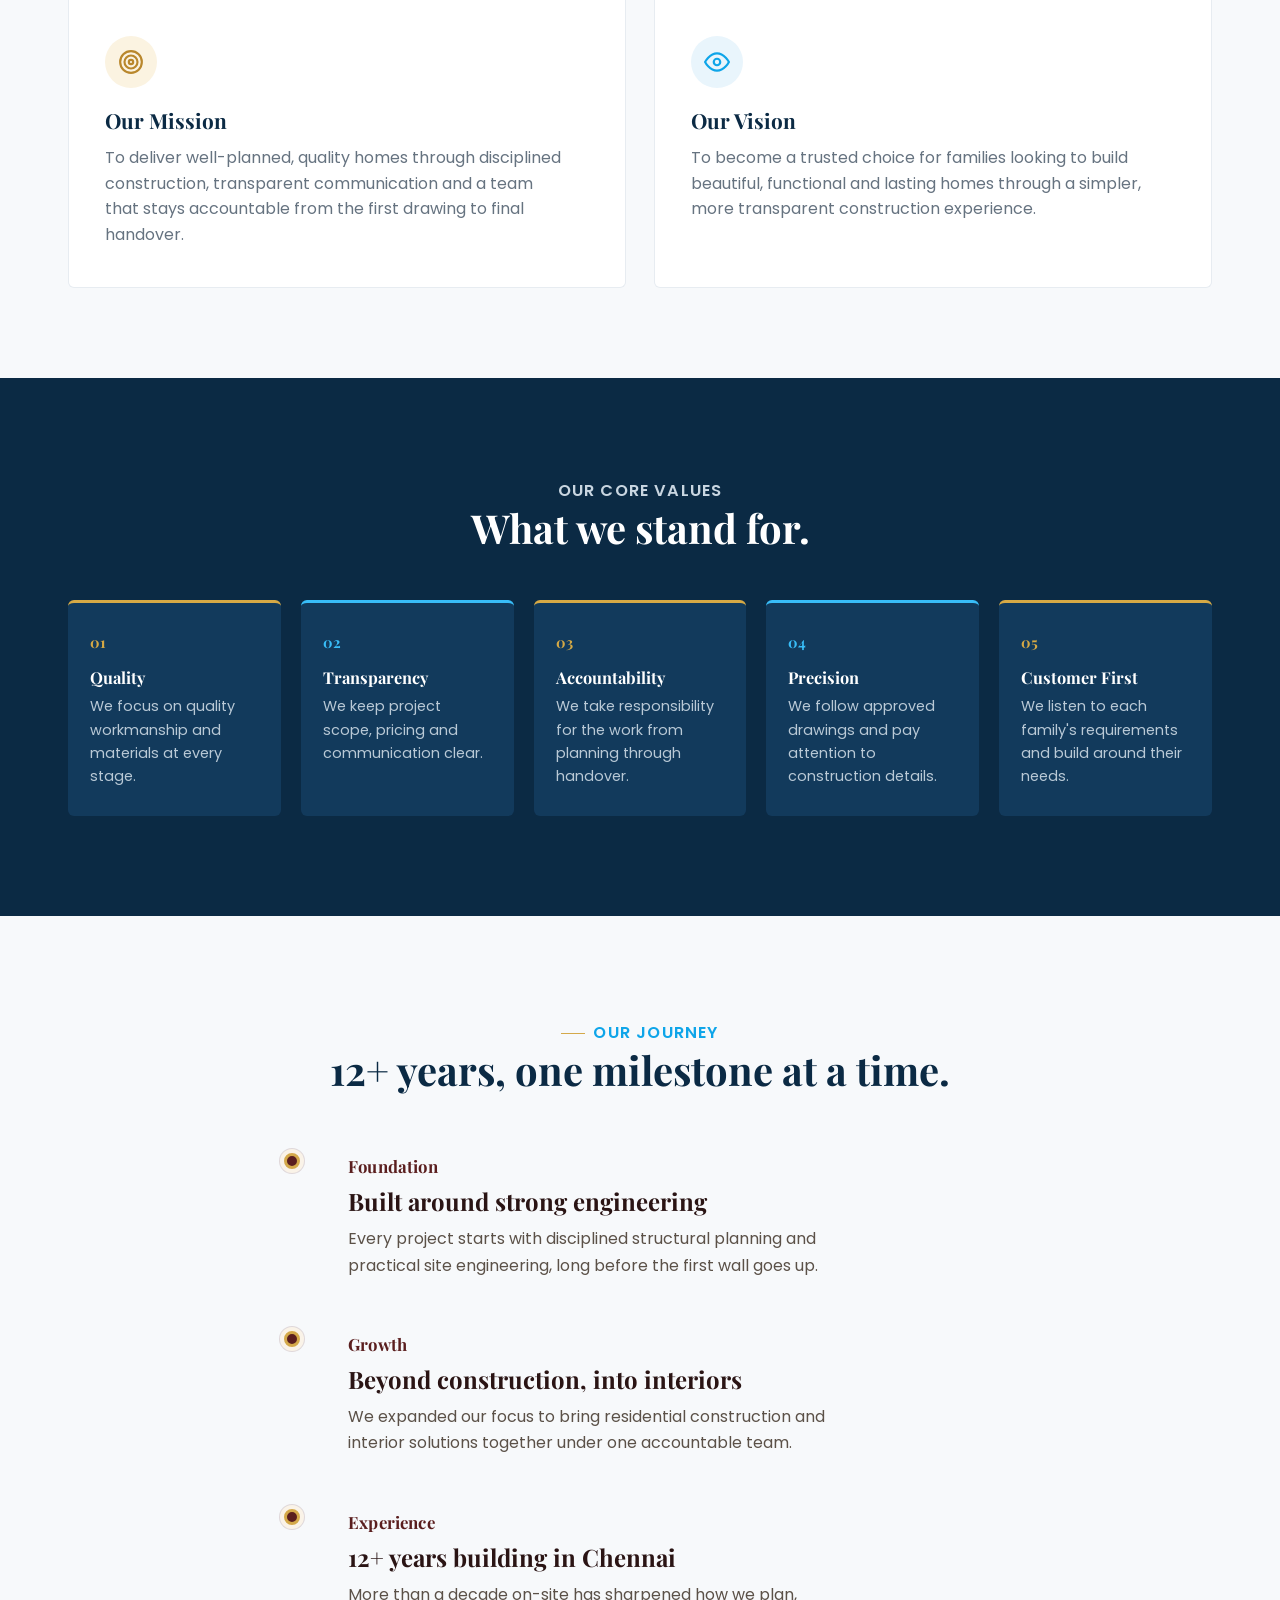
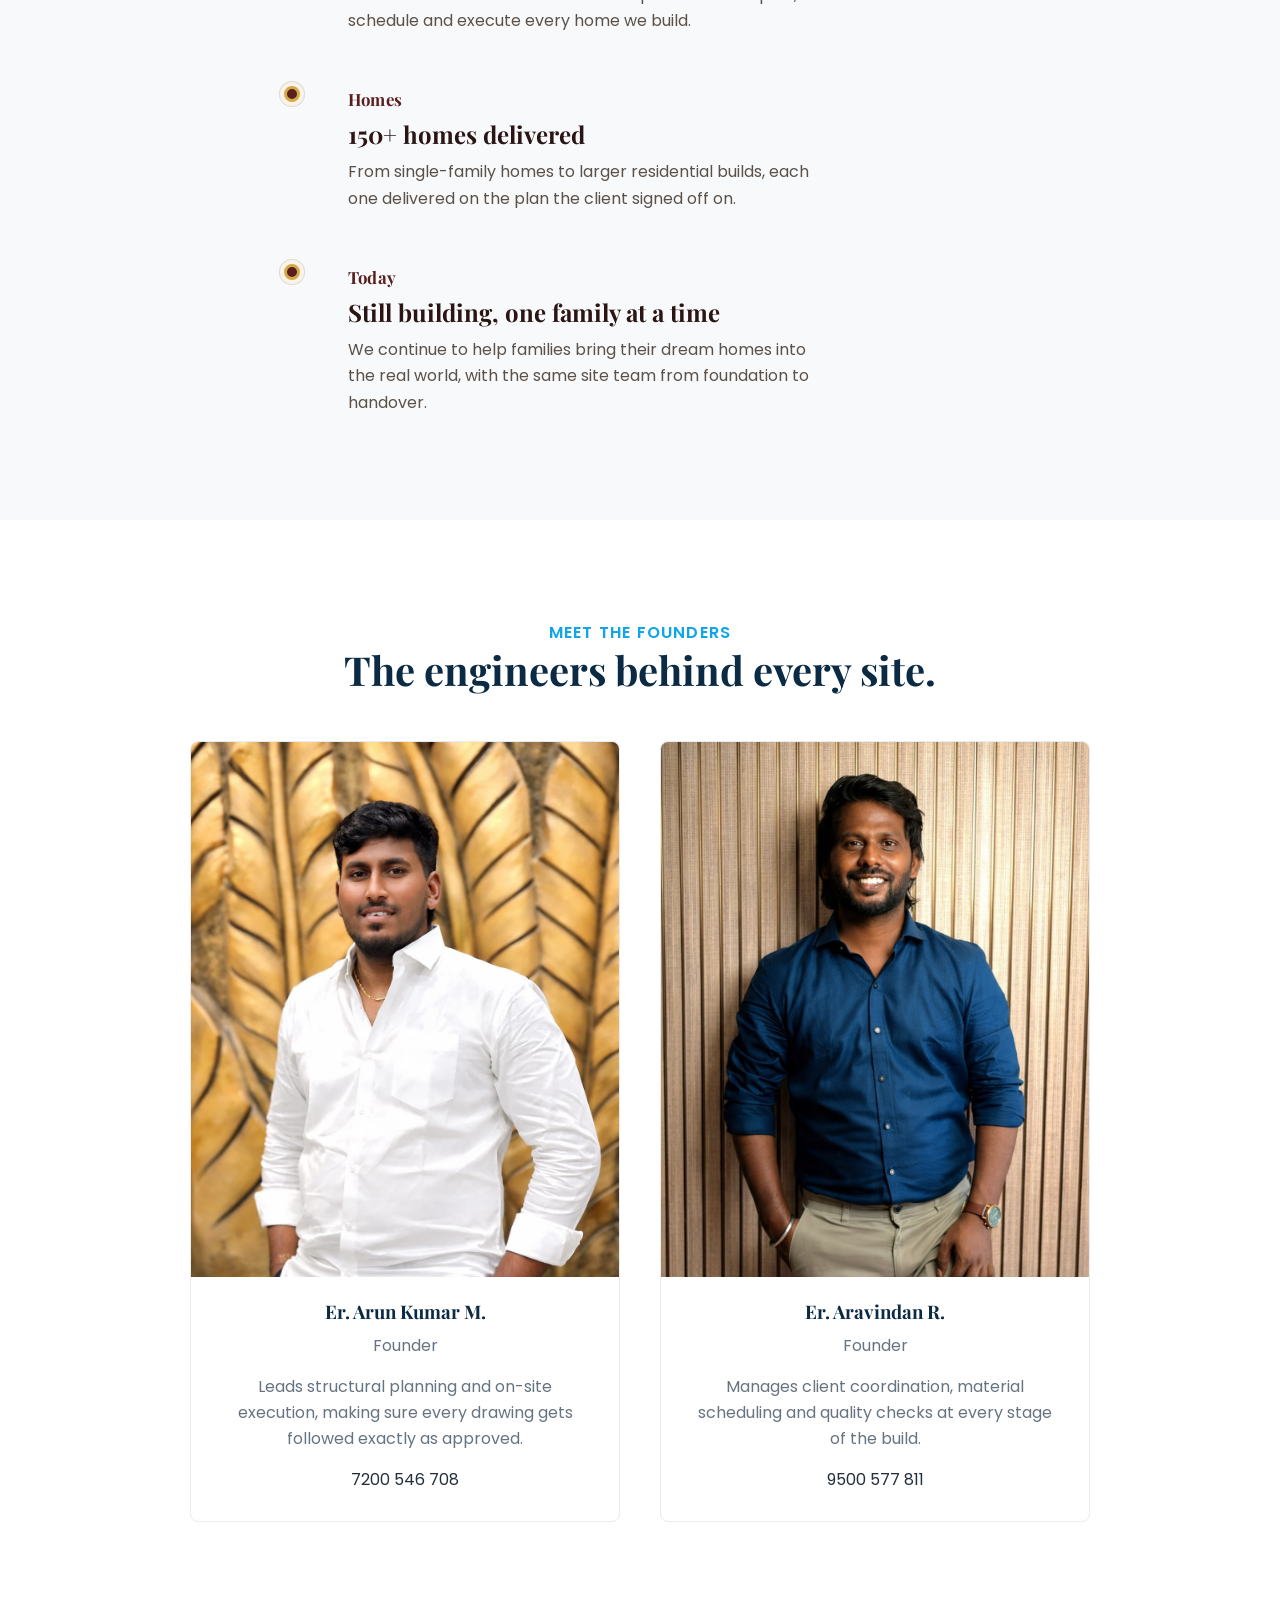
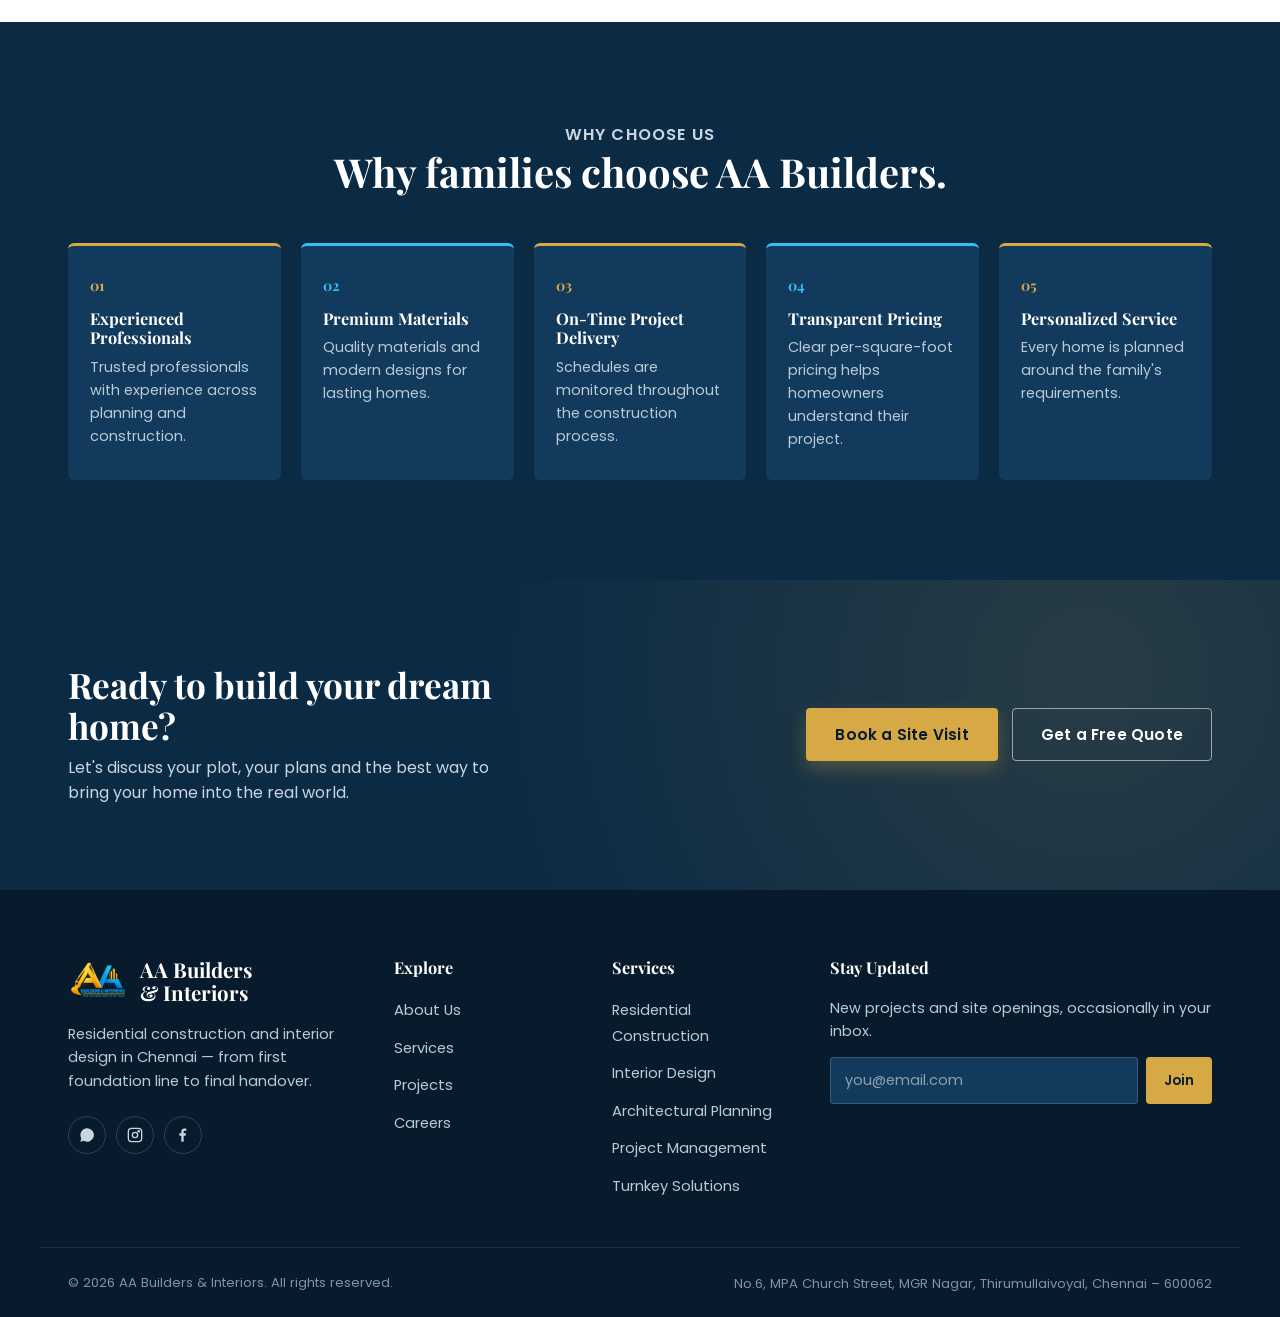
<file: about.html>
<!DOCTYPE html>
<html lang="en">
<head>
<meta charset="UTF-8">
<meta name="viewport" content="width=device-width, initial-scale=1.0">
<title>About Us — AA Builders & Interiors</title>
<meta name="description" content="Learn about AA Builders & Interiors — 12+ years of residential construction and interior design in Chennai, led by two founder-engineers who stay on site from foundation to handover.">
<link rel="preconnect" href="https://fonts.googleapis.com">
<link rel="preconnect" href="https://fonts.gstatic.com" crossorigin>
<link href="https://fonts.googleapis.com/css2?family=Playfair+Display:ital,wght@0,600;0,700;1,600&family=Poppins:wght@400;500;600;700&display=swap" rel="stylesheet">
<link rel="stylesheet" href="css/Style.css">
<link rel="stylesheet" href="css/about.css">
</head>
<body data-page="about" class="about-page">

<!-- HEADER -->
<header class="site-header" id="siteHeader">
  <div class="site-header__inner">
    <a href="index.html" class="brand">
      <img src="images/logo.png" alt="AA Builders & Interiors logo" class="brand__mark">
      <span class="brand__text">
        <strong>AA Builders</strong>
        <em>&amp; Interiors</em>
      </span>
    </a>

    <nav class="main-nav" id="mainNav" aria-label="Primary">
      <a href="index.html" data-page="home">Home</a>
      <a href="about.html" data-page="about" aria-current="page">About Us</a>
      <a href="services.html" data-page="services">Services</a>
      <a href="projects.html" data-page="projects">Projects</a>
      <a href="careers.html" data-page="careers">Careers</a>
      <a href="contact.html" data-page="contact">Contact</a>
    </nav>

    <div class="header-actions">
      <a class="header-actions__phone" href="tel:+917200546708" aria-label="Call us">
        <svg width="18" height="18" viewBox="0 0 24 24" fill="none" stroke="currentColor" stroke-width="2" stroke-linecap="round" stroke-linejoin="round"><path d="M22 16.92v3a2 2 0 0 1-2.18 2 19.79 19.79 0 0 1-8.63-3.07 19.5 19.5 0 0 1-6-6 19.79 19.79 0 0 1-3.07-8.67A2 2 0 0 1 4.11 2h3a2 2 0 0 1 2 1.72c.127.96.362 1.903.7 2.81a2 2 0 0 1-.45 2.11L8.09 9.91a16 16 0 0 0 6 6l1.27-1.27a2 2 0 0 1 2.11-.45c.907.338 1.85.573 2.81.7A2 2 0 0 1 22 16.92z"/></svg>
      </a>
      <button class="btn btn--gold" type="button" data-open-enquiry>Book a Site Visit</button>
      <button class="nav-toggle" id="navToggle" aria-expanded="false" aria-controls="mainNav" aria-label="Toggle menu">
        <span></span><span></span><span></span>
      </button>
    </div>
  </div>
</header>

<!-- CREDENTIAL TICKER -->
<div class="ticker" aria-hidden="true">
  <div class="ticker__track" id="tickerTrack">
    <span>150+ Homes Delivered</span>
    <span>Transparent Per-Sqft Pricing</span>
    <span>On-Time Handover</span>
    <span>Free Site Visit In Chennai</span>
    <span>Licensed Structural Engineers</span>
    <span>150+ Homes Delivered</span>
    <span>Transparent Per-Sqft Pricing</span>
    <span>On-Time Handover</span>
    <span>Free Site Visit In Chennai</span>
    <span>Licensed Structural Engineers</span>
  </div>
</div>

<main id="top">

  <!-- PAGE HERO -->
  <section class="about-hero">
    <div class="about-hero__media">
      <img src="images/about-site.jpg" alt="AA Builders site engineer reviewing construction drawings" loading="eager">
    </div>
    <div class="about-hero__content">
      <p class="about-hero__crumb"><a href="index.html">Home</a> / <span>About Us</span></p>
      <p class="eyebrow">About AA Builders &amp; Interiors</p>
      <h1>Built with precision. <em>Designed for life.</em></h1>
      <p class="about-hero__lede">From the first drawing to the final handover, AA Builders &amp; Interiors brings construction, planning and interiors together under one accountable team.</p>
      <div class="about-hero__actions">
        <button class="btn btn--gold" data-open-enquiry>Book a Site Visit</button>
        <a href="services.html" class="btn btn--outline-light">Explore Our Services</a>
      </div>
    </div>
  </section>

  <!-- OUR STORY -->
  <section class="about-story" id="story">
    <div class="section-inner about-story__grid">
      <div class="about-story__media" data-reveal>
        <img src="images/about-site.jpg" alt="AA Builders founder reviewing site progress" loading="lazy">
        <div class="about-story__badge">
          <strong id="yearsCounter" data-target="5">5+</strong>
          <span>Years Building in Chennai</span>
        </div>
      </div>
      <div class="about-story__content" data-reveal>
        <p class="eyebrow">Our Story</p>
        <h2>Built on drawings that get followed, not filed away.</h2>
        <p>AA Builders &amp; Interiors is a trusted name in Chennai's construction industry, specialising in high-quality residential buildings that combine strength, beauty and functionality.</p>
        <p>Every project runs on the same site team from foundation to handover, so the plan your architect signs off is the plan that gets built.</p>
        <ul class="about-story__list">
          <li>
            <svg viewBox="0 0 24 24" fill="none" stroke="currentColor" stroke-width="2" stroke-linecap="round" stroke-linejoin="round"><polyline points="20 6 9 17 4 12"/></svg>
            Trusted, experienced site engineers
          </li>
          <li>
            <svg viewBox="0 0 24 24" fill="none" stroke="currentColor" stroke-width="2" stroke-linecap="round" stroke-linejoin="round"><polyline points="20 6 9 17 4 12"/></svg>
            Premium materials, modern designs
          </li>
          <li>
            <svg viewBox="0 0 24 24" fill="none" stroke="currentColor" stroke-width="2" stroke-linecap="round" stroke-linejoin="round"><polyline points="20 6 9 17 4 12"/></svg>
            On-time project delivery, every time
          </li>
          <li>
            <svg viewBox="0 0 24 24" fill="none" stroke="currentColor" stroke-width="2" stroke-linecap="round" stroke-linejoin="round"><polyline points="20 6 9 17 4 12"/></svg>
            One transparent rate per square foot
          </li>
        </ul>
      </div>
    </div>
  </section>

  <!-- MISSION & VISION -->
  <section class="mission-vision" id="mission-vision">
    <div class="section-inner mission-vision__grid">
      <div class="mission-card" data-reveal>
        <span class="mission-vision__icon" aria-hidden="true">
          <svg viewBox="0 0 24 24" fill="none" stroke="currentColor" stroke-width="2" stroke-linecap="round" stroke-linejoin="round"><circle cx="12" cy="12" r="10"/><circle cx="12" cy="12" r="6"/><circle cx="12" cy="12" r="2"/></svg>
        </span>
        <h3>Our Mission</h3>
        <p>To deliver well-planned, quality homes through disciplined construction, transparent communication and a team that stays accountable from the first drawing to final handover.</p>
      </div>
      <div class="vision-card" data-reveal>
        <span class="mission-vision__icon" aria-hidden="true">
          <svg viewBox="0 0 24 24" fill="none" stroke="currentColor" stroke-width="2" stroke-linecap="round" stroke-linejoin="round"><path d="M1 12s4-8 11-8 11 8 11 8-4 8-11 8-11-8-11-8z"/><circle cx="12" cy="12" r="3"/></svg>
        </span>
        <h3>Our Vision</h3>
        <p>To become a trusted choice for families looking to build beautiful, functional and lasting homes through a simpler, more transparent construction experience.</p>
      </div>
    </div>
  </section>

  <!-- CORE VALUES -->
  <section class="core-values" id="core-values">
    <div class="section-inner">
      <div class="section-head section-head--center" data-reveal>
        <p class="eyebrow eyebrow--light">Our Core Values</p>
        <h2>What we stand for.</h2>
      </div>
      <div class="core-values__grid">
        <div class="core-value-card" data-reveal>
          <span class="core-value-card__num">01</span>
          <h3>Quality</h3>
          <p>We focus on quality workmanship and materials at every stage.</p>
        </div>
        <div class="core-value-card" data-reveal>
          <span class="core-value-card__num">02</span>
          <h3>Transparency</h3>
          <p>We keep project scope, pricing and communication clear.</p>
        </div>
        <div class="core-value-card" data-reveal>
          <span class="core-value-card__num">03</span>
          <h3>Accountability</h3>
          <p>We take responsibility for the work from planning through handover.</p>
        </div>
        <div class="core-value-card" data-reveal>
          <span class="core-value-card__num">04</span>
          <h3>Precision</h3>
          <p>We follow approved drawings and pay attention to construction details.</p>
        </div>
        <div class="core-value-card" data-reveal>
          <span class="core-value-card__num">05</span>
          <h3>Customer First</h3>
          <p>We listen to each family's requirements and build around their needs.</p>
        </div>
      </div>
    </div>
  </section>

  <!-- OUR JOURNEY -->
<section class="journey journey--timeline" id="journey">
  <div class="section-inner">
    <div class="section-head" data-reveal>
      <p class="eyebrow">Our Journey</p>
      <h2>12+ years, one milestone at a time.</h2>
    </div>

    <div class="journey__timeline">

      <div class="journey__row" data-reveal>
        <span class="journey__dot"></span>
        <div class="journey__content">
          <span class="journey__stage">Foundation</span>
          <h3>Built around strong engineering</h3>
          <p>Every project starts with disciplined structural planning and practical site engineering, long before the first wall goes up.</p>
        </div>
      </div>

      <div class="journey__row" data-reveal>
        <span class="journey__dot"></span>
        <div class="journey__content">
          <span class="journey__stage">Growth</span>
          <h3>Beyond construction, into interiors</h3>
          <p>We expanded our focus to bring residential construction and interior solutions together under one accountable team.</p>
        </div>
      </div>

      <div class="journey__row" data-reveal>
        <span class="journey__dot"></span>
        <div class="journey__content">
          <span class="journey__stage">Experience</span>
          <h3>12+ years building in Chennai</h3>
          <p>More than a decade on-site has sharpened how we plan, schedule and execute every home we build.</p>
        </div>
      </div>

      <div class="journey__row" data-reveal>
        <span class="journey__dot"></span>
        <div class="journey__content">
          <span class="journey__stage">Homes</span>
          <h3>150+ homes delivered</h3>
          <p>From single-family homes to larger residential builds, each one delivered on the plan the client signed off on.</p>
        </div>
      </div>

      <div class="journey__row" data-reveal>
        <span class="journey__dot"></span>
        <div class="journey__content">
          <span class="journey__stage">Today</span>
          <h3>Still building, one family at a time</h3>
          <p>We continue to help families bring their dream homes into the real world, with the same site team from foundation to handover.</p>
        </div>
      </div>

    </div>
  </div>
</section>

  <!-- FOUNDERS -->
  <section class="about-founder-section" id="founders">
    <div class="section-inner">
      <div class="section-head section-head--center" data-reveal>
        <p class="eyebrow">Meet The Founders</p>
        <h2>The engineers behind every site.</h2>
      </div>
      <div class="founders__grid">
        <article class="founder-card" data-reveal>
          <div class="founder-card__media">
            <img src="images/founder-arun.jpg" alt="Er. Arun Kumar M., Founder, AA Builders & Interiors" loading="lazy">
          </div>
          <h3 class="founder-card__name">Er. Arun Kumar M.</h3>
          <p class="founder-card__role">Founder </p>
          <p class="founder-card__bio">Leads structural planning and on-site execution, making sure every drawing gets followed exactly as approved.</p>
          <a class="founder-card__contact" href="tel:+917200546708">7200 546 708</a>
        </article>
        <article class="founder-card" data-reveal>
          <div class="founder-card__media">
            <img src="images/founder-aravindhan.jpg" alt="Er. Aravindhan R., Founder, AA Builders & Interiors" loading="lazy">
          </div>
          <h3 class="founder-card__name">Er. Aravindan R.</h3>
          <p class="founder-card__role">Founder </p>
          <p class="founder-card__bio">Manages client coordination, material scheduling and quality checks at every stage of the build.</p>
          <a class="founder-card__contact" href="tel:+919500577811">9500 577 811</a>
        </article>
      </div>
    </div>
  </section>

  <!-- WHY CHOOSE US -->
  <section class="about-why" id="why">
    <div class="section-inner">
      <div class="section-head section-head--center" data-reveal>
        <p class="eyebrow eyebrow--light">Why Choose Us</p>
        <h2>Why families choose AA Builders.</h2>
      </div>
      <div class="about-why__grid">
        <div class="about-why-card" data-reveal>
          <span class="about-why-card__num">01</span>
          <h3>Experienced Professionals</h3>
          <p>Trusted professionals with experience across planning and construction.</p>
        </div>
        <div class="about-why-card" data-reveal>
          <span class="about-why-card__num">02</span>
          <h3>Premium Materials</h3>
          <p>Quality materials and modern designs for lasting homes.</p>
        </div>
        <div class="about-why-card" data-reveal>
          <span class="about-why-card__num">03</span>
          <h3>On-Time Project Delivery</h3>
          <p>Schedules are monitored throughout the construction process.</p>
        </div>
        <div class="about-why-card" data-reveal>
          <span class="about-why-card__num">04</span>
          <h3>Transparent Pricing</h3>
          <p>Clear per-square-foot pricing helps homeowners understand their project.</p>
        </div>
        <div class="about-why-card" data-reveal>
          <span class="about-why-card__num">05</span>
          <h3>Personalized Service</h3>
          <p>Every home is planned around the family's requirements.</p>
        </div>
      </div>
    </div>
  </section>

  <!-- CTA -->
  <section class="about-cta">
    <div class="about-cta__inner">
      <div>
        <h2>Ready to build your dream home?</h2>
        <p>Let's discuss your plot, your plans and the best way to bring your home into the real world.</p>
      </div>
      <div class="about-cta__actions">
        <button class="btn btn--gold" data-open-enquiry>Book a Site Visit</button>
        <button class="btn btn--outline-light" data-open-enquiry>Get a Free Quote</button>
      </div>
    </div>
  </section>

</main>

<footer class="site-footer">
  <div class="section-inner site-footer__grid">
    <div class="footer-brand">
      <div class="brand">
        <img src="images/logo.png" alt="AA Builders & Interiors logo" class="brand__mark">
        <span class="brand__text">
          <strong>AA Builders</strong>
          <em>&amp; Interiors</em>
        </span>
      </div>
      <p>Residential construction and interior design in Chennai — from first foundation line to final handover.</p>
      <div class="footer-social">
        <a href="#" aria-label="WhatsApp"><svg viewBox="0 0 24 24" fill="currentColor"><path d="M17.5 14.4c-.3-.1-1.7-.8-2-1-.3-.1-.5-.1-.7.1-.2.3-.8 1-.9 1.1-.2.2-.3.2-.6.1-.3-.1-1.2-.4-2.2-1.4-.8-.7-1.4-1.6-1.6-1.9-.2-.3 0-.5.1-.6.1-.1.3-.3.4-.5.1-.1.2-.3.2-.4.1-.2 0-.3 0-.5s-.7-1.6-.9-2.2c-.2-.5-.5-.5-.7-.5h-.6c-.2 0-.5.1-.8.4-.3.3-1 1-1 2.4s1.1 2.8 1.2 3c.1.2 2.1 3.2 5.1 4.4.7.3 1.3.5 1.7.6.7.2 1.4.2 1.9.1.6-.1 1.7-.7 2-1.4.2-.7.2-1.2.2-1.4 0-.1-.2-.2-.5-.3z"/><path d="M12 2a10 10 0 0 0-8.6 15L2 22l5.2-1.4A10 10 0 1 0 12 2z"/></svg></a>
        <a href="#" aria-label="Instagram"><svg viewBox="0 0 24 24" fill="none" stroke="currentColor" stroke-width="2"><rect x="2" y="2" width="20" height="20" rx="5"/><circle cx="12" cy="12" r="4"/><circle cx="17.5" cy="6.5" r="1"/></svg></a>
        <a href="#" aria-label="Facebook"><svg viewBox="0 0 24 24" fill="currentColor"><path d="M13 22v-9h3l.5-3.5H13V7.4c0-1 .3-1.7 1.7-1.7H17V2.5C16.6 2.4 15.5 2.3 14.2 2.3c-2.8 0-4.7 1.7-4.7 4.8V9.5H6.5V13H9.5v9z"/></svg></a>
      </div>
    </div>

    <div class="footer-col">
      <h3>Explore</h3>
      <ul>
        <li><a href="about.html">About Us</a></li>
        <li><a href="services.html">Services</a></li>
        <li><a href="projects.html">Projects</a></li>
        <li><a href="careers.html">Careers</a></li>
      </ul>
    </div>

    <div class="footer-col">
      <h3>Services</h3>
      <ul>
        <li><a href="services.html">Residential Construction</a></li>
        <li><a href="services.html">Interior Design</a></li>
        <li><a href="services.html">Architectural Planning</a></li>
        <li><a href="services.html">Project Management</a></li>
        <li><a href="services.html">Turnkey Solutions</a></li>
      </ul>
    </div>

    <div class="footer-col footer-news">
      <h3>Stay Updated</h3>
      <p>New projects and site openings, occasionally in your inbox.</p>
      <form id="newsletterForm">
        <input type="email" placeholder="you@email.com" required aria-label="Email address">
        <button type="submit">Join</button>
      </form>
      <p class="footer-news__note" id="newsletterNote" role="status" aria-live="polite"></p>
    </div>
  </div>

  <div class="site-footer__bottom">
    <p class="site-footer__copy">© <span id="year"></span> AA Builders &amp; Interiors. All rights reserved.</p>
    <nav class="site-footer__legal" aria-label="Legal">
      <a href="contact.html">No.6, MPA Church Street, MGR Nagar, Thirumullaivoyal, Chennai – 600062</a>
    </nav>
  </div>
</footer>

<!-- ENQUIRY MODAL -->
<div class="enquiry-modal" id="enquiryModal" aria-hidden="true">
  <div class="enquiry-modal__backdrop" data-close-enquiry></div>
  <div class="enquiry-modal__panel" role="dialog" aria-modal="true" aria-labelledby="enquiryModalTitle">
    <button class="enquiry-modal__close" type="button" data-close-enquiry aria-label="Close">&times;</button>
    <h3 id="enquiryModalTitle">Quick Enquiry</h3>
    <p>Tell us where your plot is and we'll call you back.</p>
    <form id="enquiryForm">
      <label>
        Name
        <input type="text" name="name" required autocomplete="name">
      </label>
      <label>
        Phone
        <input type="tel" name="phone" required autocomplete="tel">
      </label>
      <label>
        Location
        <input type="text" name="location" placeholder="e.g. Thirumullaivoyal">
      </label>
      <button type="submit" class="btn btn--gold">Request a Call Back</button>
    </form>
    <p class="enquiry-modal__note" id="enquiryNote" role="status" aria-live="polite"></p>
  </div>
</div>

<script src="js/script.js"></script>
<script src="js/about.js"></script>
</body>
</html>
</file>
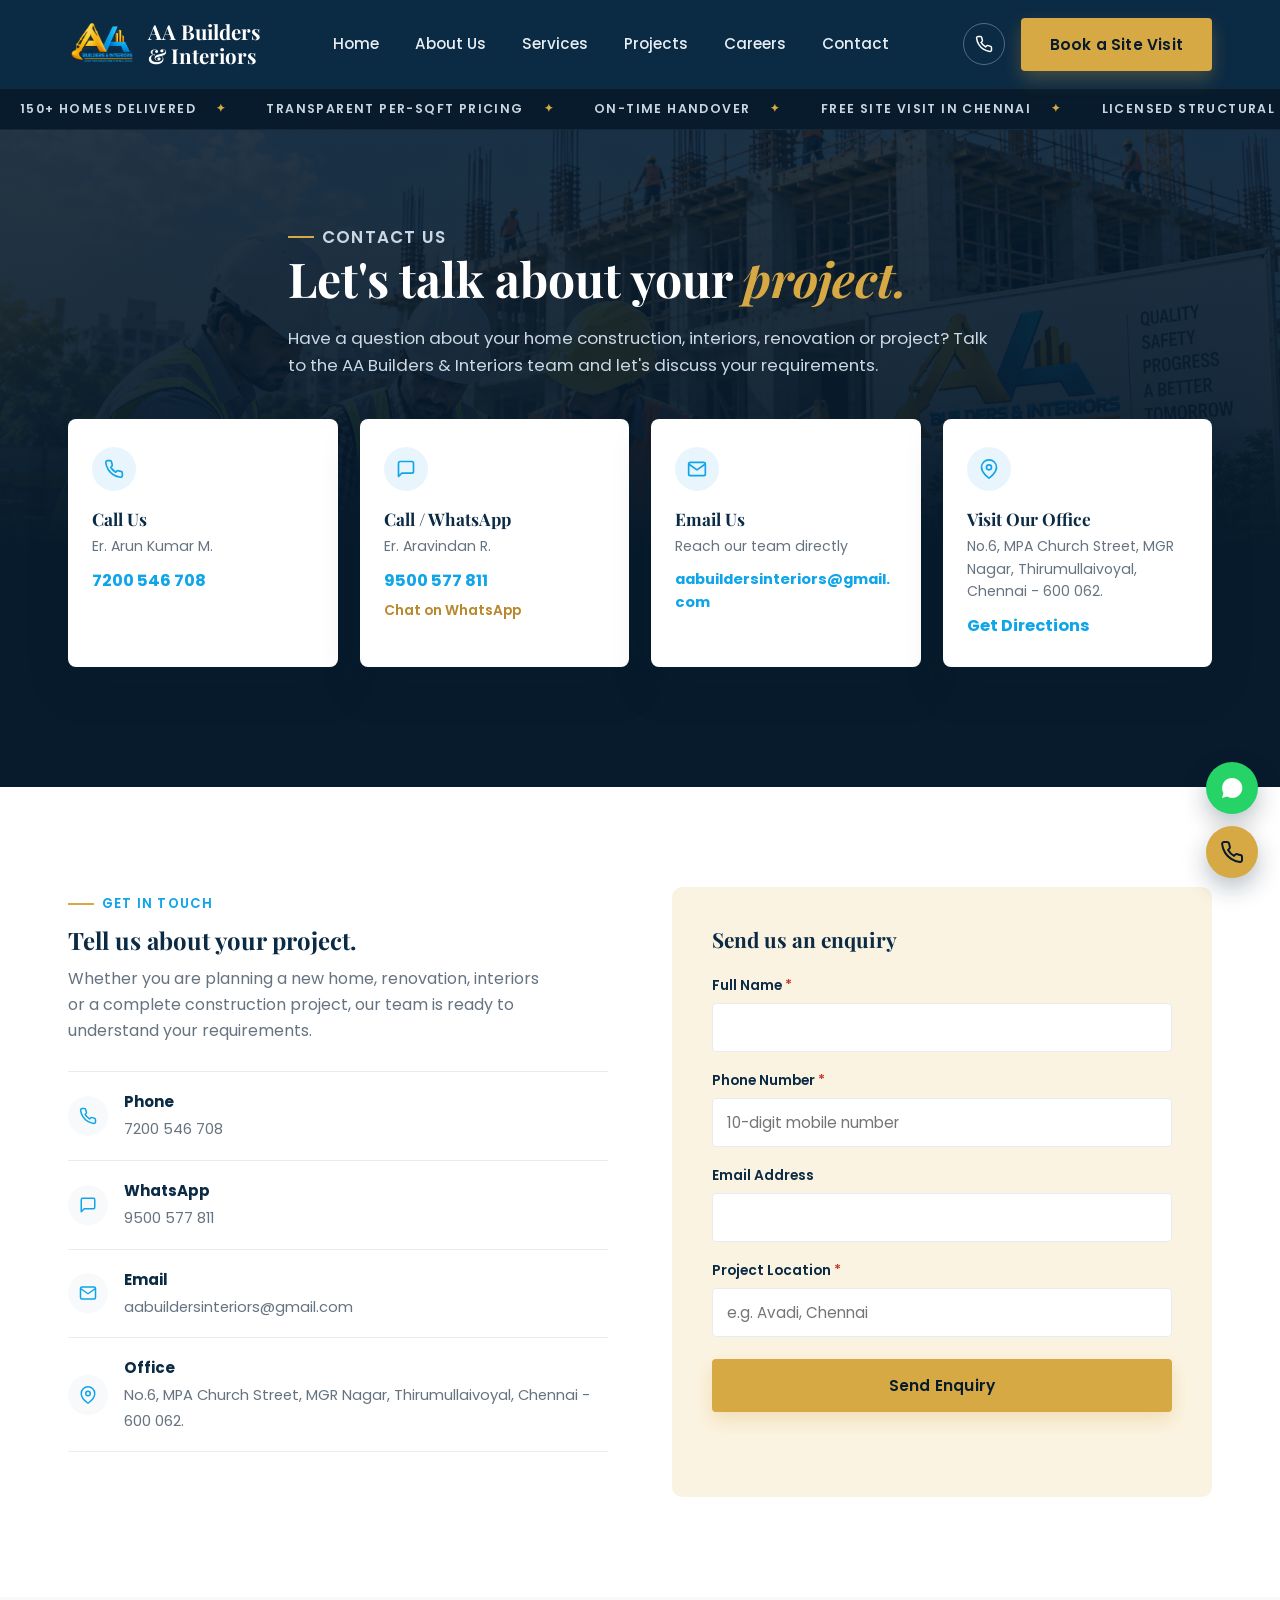
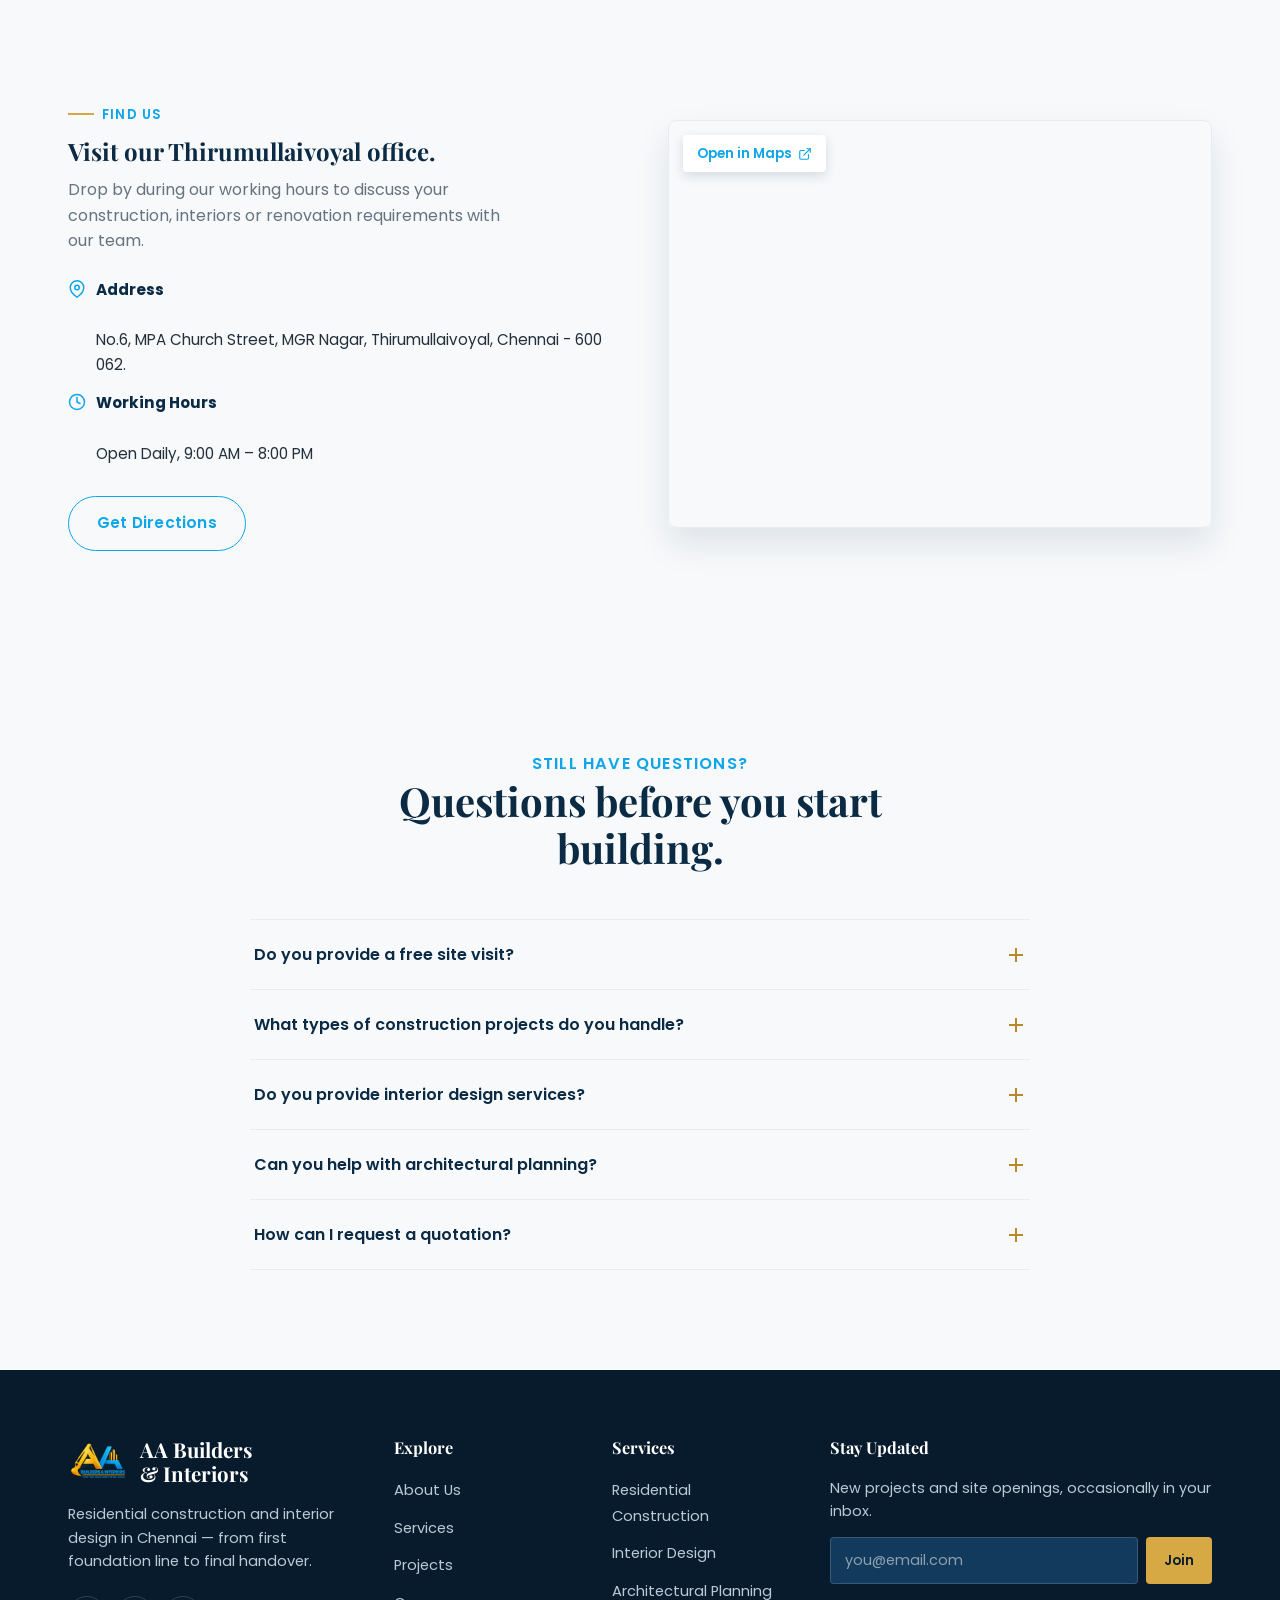
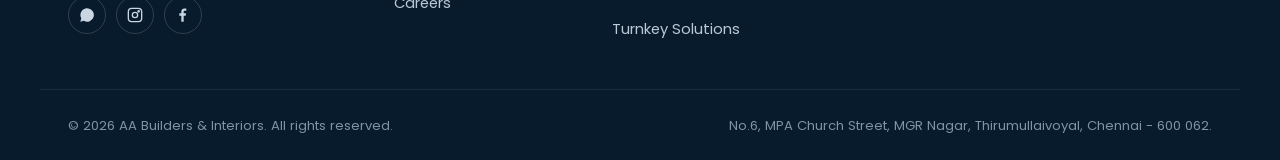
<file: contact.html>
<!DOCTYPE html>
<html lang="en">
<head>
<meta charset="UTF-8">
<meta name="viewport" content="width=device-width, initial-scale=1.0">
<title>Contact Us — AA Builders &amp; Interiors</title>
<meta name="description" content="Get in touch with AA Builders & Interiors — call, WhatsApp, email, or visit our Thirumullaivoyal office. Free site visits across Chennai.">
<link rel="preconnect" href="https://fonts.googleapis.com">
<link rel="preconnect" href="https://fonts.gstatic.com" crossorigin>
<link href="https://fonts.googleapis.com/css2?family=Playfair+Display:ital,wght@0,600;0,700;1,600&family=Poppins:wght@400;500;600;700&display=swap" rel="stylesheet">
<link rel="stylesheet" href="css/Style.css">
<link rel="stylesheet" href="css/contact.css">
</head>
<body data-page="contact">

<!-- HEADER -->
<header class="site-header" id="siteHeader">
  <div class="site-header__inner">
    <a href="index.html" class="brand">
      <img src="images/logo.png" alt="AA Builders & Interiors logo" class="brand__mark">
      <span class="brand__text">
        <strong>AA Builders</strong>
        <em>&amp; Interiors</em>
      </span>
    </a>

    <nav class="main-nav" id="mainNav" aria-label="Primary">
      <a href="index.html" data-page="home">Home</a>
      <a href="about.html" data-page="about">About Us</a>
      <a href="services.html" data-page="services">Services</a>
      <a href="projects.html" data-page="projects">Projects</a>
      <a href="careers.html" data-page="careers">Careers</a>
      <a href="contact.html" data-page="contact">Contact</a>
    </nav>

    <div class="header-actions">
      <a class="header-actions__phone" href="tel:+917200546708" aria-label="Call us">
        <svg width="18" height="18" viewBox="0 0 24 24" fill="none" stroke="currentColor" stroke-width="2" stroke-linecap="round" stroke-linejoin="round"><path d="M22 16.92v3a2 2 0 0 1-2.18 2 19.79 19.79 0 0 1-8.63-3.07 19.5 19.5 0 0 1-6-6 19.79 19.79 0 0 1-3.07-8.67A2 2 0 0 1 4.11 2h3a2 2 0 0 1 2 1.72c.127.96.362 1.903.7 2.81a2 2 0 0 1-.45 2.11L8.09 9.91a16 16 0 0 0 6 6l1.27-1.27a2 2 0 0 1 2.11-.45c.907.338 1.85.573 2.81.7A2 2 0 0 1 22 16.92z"/></svg>
      </a>
      <button class="btn btn--gold" type="button" data-open-enquiry>Book a Site Visit</button>
      <button class="nav-toggle" id="navToggle" aria-expanded="false" aria-controls="mainNav" aria-label="Toggle menu">
        <span></span><span></span><span></span>
      </button>
    </div>
  </div>
</header>

<!-- CREDENTIAL TICKER -->
<div class="ticker" aria-hidden="true">
  <div class="ticker__track">
    <span>150+ Homes Delivered</span>
    <span>Transparent Per-Sqft Pricing</span>
    <span>On-Time Handover</span>
    <span>Free Site Visit In Chennai</span>
    <span>Licensed Structural Engineers</span>
    <span>150+ Homes Delivered</span>
    <span>Transparent Per-Sqft Pricing</span>
    <span>On-Time Handover</span>
    <span>Free Site Visit In Chennai</span>
    <span>Licensed Structural Engineers</span>
  </div>
</div>

<main id="top">

  <!-- CONTACT HERO -->
  <section class="contact-hero">
    <div class="contact-hero__media">
      <img src="images/contact-banner.jpg" alt="AA Builders team at a residential construction site" loading="eager">
    </div>
    <div class="section-inner contact-hero__content">
      <p class="eyebrow eyebrow--light">Contact Us</p>
      <h1>Let's talk about your <em>project.</em></h1>
      <p>Have a question about your home construction, interiors, renovation or project? Talk to the AA Builders &amp; Interiors team and let's discuss your requirements.</p>
    </div>

    <div class="section-inner quick-contact">
      <div class="quick-contact__grid">
        <article class="quick-contact__card">
          <span class="quick-contact__icon">
            <svg viewBox="0 0 24 24" fill="none" stroke="currentColor" stroke-width="2" stroke-linecap="round" stroke-linejoin="round"><path d="M22 16.92v3a2 2 0 0 1-2.18 2 19.79 19.79 0 0 1-8.63-3.07 19.5 19.5 0 0 1-6-6 19.79 19.79 0 0 1-3.07-8.67A2 2 0 0 1 4.11 2h3a2 2 0 0 1 2 1.72c.127.96.362 1.903.7 2.81a2 2 0 0 1-.45 2.11L8.09 9.91a16 16 0 0 0 6 6l1.27-1.27a2 2 0 0 1 2.11-.45c.907.338 1.85.573 2.81.7A2 2 0 0 1 22 16.92z"/></svg>
          </span>
          <h3>Call Us</h3>
          <p class="quick-contact__label">Er. Arun Kumar M.</p>
          <a href="tel:+917200546708" class="quick-contact__value">7200 546 708</a>
        </article>

        <article class="quick-contact__card">
          <span class="quick-contact__icon">
            <svg viewBox="0 0 24 24" fill="none" stroke="currentColor" stroke-width="2" stroke-linecap="round" stroke-linejoin="round"><path d="M21 15a2 2 0 0 1-2 2H7l-4 4V5a2 2 0 0 1 2-2h14a2 2 0 0 1 2 2z"/></svg>
          </span>
          <h3>Call / WhatsApp</h3>
          <p class="quick-contact__label">Er. Aravindan R.</p>
          <a href="tel:+919500577811" class="quick-contact__value">9500 577 811</a>
          <a href="https://wa.me/919500577811" target="_blank" rel="noopener" class="quick-contact__link">Chat on WhatsApp</a>
        </article>

        <article class="quick-contact__card">
          <span class="quick-contact__icon">
            <svg viewBox="0 0 24 24" fill="none" stroke="currentColor" stroke-width="2" stroke-linecap="round" stroke-linejoin="round"><path d="M4 4h16v16H4z" opacity="0"/><path d="M22 6l-10 7L2 6"/><rect x="2" y="4" width="20" height="16" rx="2"/></svg>
          </span>
          <h3>Email Us</h3>
          <p class="quick-contact__label">Reach our team directly</p>
          <a href="mailto:aabuildersinteriors@gmail.com" class="quick-contact__value quick-contact__value--wrap">aabuildersinteriors@gmail.com</a>
        </article>

        <article class="quick-contact__card">
          <span class="quick-contact__icon">
            <svg viewBox="0 0 24 24" fill="none" stroke="currentColor" stroke-width="2" stroke-linecap="round" stroke-linejoin="round"><path d="M21 10c0 7-9 13-9 13s-9-6-9-13a9 9 0 0 1 18 0z"/><circle cx="12" cy="10" r="3"/></svg>
          </span>
          <h3>Visit Our Office</h3>
          <p class="quick-contact__label">No.6, MPA Church
Street, MGR
Nagar,
Thirumullaivoyal,
Chennai - 600 062.</p>
          <a href="https://www.google.com/maps?q=No.28+2nd+Street+SS+Puram+Thirumullaivoyal+Chennai+600062" target="_blank" rel="noopener" class="quick-contact__value">Get Directions</a>
        </article>
      </div>
    </div>
  </section>

  <!-- GET IN TOUCH -->
  <section class="get-in-touch" id="enquiry">
    <div class="section-inner get-in-touch__grid">
      <div class="get-in-touch__info">
        <p class="eyebrow">Get In Touch</p>
        <h2>Tell us about your project.</h2>
        <p>Whether you are planning a new home, renovation, interiors or a complete construction project, our team is ready to understand your requirements.</p>

        <ul class="get-in-touch__list">
          <li>
            <span class="get-in-touch__icon">
              <svg viewBox="0 0 24 24" fill="none" stroke="currentColor" stroke-width="2" stroke-linecap="round" stroke-linejoin="round"><path d="M22 16.92v3a2 2 0 0 1-2.18 2 19.79 19.79 0 0 1-8.63-3.07 19.5 19.5 0 0 1-6-6 19.79 19.79 0 0 1-3.07-8.67A2 2 0 0 1 4.11 2h3a2 2 0 0 1 2 1.72c.127.96.362 1.903.7 2.81a2 2 0 0 1-.45 2.11L8.09 9.91a16 16 0 0 0 6 6l1.27-1.27a2 2 0 0 1 2.11-.45c.907.338 1.85.573 2.81.7A2 2 0 0 1 22 16.92z"/></svg>
            </span>
            <span>
              <strong>Phone</strong>
              <a href="tel:+917200546708">7200 546 708</a>
            </span>
          </li>
          <li>
            <span class="get-in-touch__icon">
              <svg viewBox="0 0 24 24" fill="none" stroke="currentColor" stroke-width="2" stroke-linecap="round" stroke-linejoin="round"><path d="M21 15a2 2 0 0 1-2 2H7l-4 4V5a2 2 0 0 1 2-2h14a2 2 0 0 1 2 2z"/></svg>
            </span>
            <span>
              <strong>WhatsApp</strong>
              <a href="https://wa.me/919500577811" target="_blank" rel="noopener">9500 577 811</a>
            </span>
          </li>
          <li>
            <span class="get-in-touch__icon">
              <svg viewBox="0 0 24 24" fill="none" stroke="currentColor" stroke-width="2" stroke-linecap="round" stroke-linejoin="round"><path d="M22 6l-10 7L2 6"/><rect x="2" y="4" width="20" height="16" rx="2"/></svg>
            </span>
            <span>
              <strong>Email</strong>
              <a href="mailto:aabuildersinteriors@gmail.com">aabuildersinteriors@gmail.com</a>
            </span>
          </li>
          <li>
            <span class="get-in-touch__icon">
              <svg viewBox="0 0 24 24" fill="none" stroke="currentColor" stroke-width="2" stroke-linecap="round" stroke-linejoin="round"><path d="M21 10c0 7-9 13-9 13s-9-6-9-13a9 9 0 0 1 18 0z"/><circle cx="12" cy="10" r="3"/></svg>
            </span>
            <span>
              <strong>Office</strong>
              <span class="get-in-touch__plain">No.6, MPA Church
Street, MGR
Nagar,
Thirumullaivoyal,
Chennai - 600 062.</span>
            </span>
          </li>
        </ul>
      </div>

      <div class="enquiry-card">
        <h3>Send us an enquiry</h3>
        <form id="contactForm">
          <label>
            Full Name <span class="req">*</span>
            <input type="text" name="name" required autocomplete="name">
          </label>
          <label>
            Phone Number <span class="req">*</span>
            <input type="tel" name="phone" placeholder="10-digit mobile number" required autocomplete="tel">
          </label>
          <label>
            Email Address
            <input type="email" name="email" autocomplete="email">
          </label>
          <label>
            Project Location <span class="req">*</span>
            <input type="text" name="location" required placeholder="e.g. Avadi, Chennai">
          </label>
          <button type="submit" class="btn btn--gold">Send Enquiry</button>
        </form>
        <p class="enquiry-card__note" id="contactFormNote" role="status" aria-live="polite"></p>
      </div>
    </div>
  </section>

  <!-- FIND US -->
  <section class="find-us" id="map">
    <div class="section-inner find-us__grid">
      <div class="find-us__info">
        <p class="eyebrow">Find Us</p>
        <h2>Visit our Thirumullaivoyal office.</h2>
        <p>Drop by during our working hours to discuss your construction, interiors or renovation requirements with our team.</p>
        <ul class="find-us__meta">
          <li>
            <svg viewBox="0 0 24 24" fill="none" stroke="currentColor" stroke-width="2" stroke-linecap="round" stroke-linejoin="round"><path d="M21 10c0 7-9 13-9 13s-9-6-9-13a9 9 0 0 1 18 0z"/><circle cx="12" cy="10" r="3"/></svg>
            <span><strong>Address</strong><br>No.6, MPA Church
Street, MGR
Nagar,
Thirumullaivoyal,
Chennai - 600 062.</span>
          </li>
          <li>
            <svg viewBox="0 0 24 24" fill="none" stroke="currentColor" stroke-width="2" stroke-linecap="round" stroke-linejoin="round"><circle cx="12" cy="12" r="10"/><polyline points="12 6 12 12 16 14"/></svg>
            <span><strong>Working Hours</strong><br>Open Daily, 9:00 AM – 8:00 PM</span>
          </li>
        </ul>
        <a class="btn btn--outline-blue btn--pill" href="https://www.google.com/maps?q=No.28+2nd+Street+SS+Puram+Thirumullaivoyal+Chennai+600062" target="_blank" rel="noopener">Get Directions</a>
      </div>
      <div class="find-us__map">
        <a class="find-us__map-link" href="https://www.google.com/maps?q=No.28+2nd+Street+SS+Puram+Thirumullaivoyal+Chennai+600062" target="_blank" rel="noopener">
          Open in Maps
          <svg viewBox="0 0 24 24" fill="none" stroke="currentColor" stroke-width="2" stroke-linecap="round" stroke-linejoin="round"><path d="M18 13v6a2 2 0 0 1-2 2H5a2 2 0 0 1-2-2V8a2 2 0 0 1 2-2h6"/><polyline points="15 3 21 3 21 9"/><line x1="10" y1="14" x2="21" y2="3"/></svg>
        </a>
        <iframe
          src="https://www.google.com/maps?q=No.28%202nd%20Street%20SS%20Puram%20Thirumullaivoyal%20Chennai%20600062&output=embed"
          width="100%"
          height="100%"
          style="border:0;"
          allowfullscreen=""
          loading="lazy"
          referrerpolicy="no-referrer-when-downgrade"
          title="AA Builders & Interiors office location map">
        </iframe>
      </div>
    </div>
  </section>

  <!-- FAQ -->
  <section class="faq-simple" id="faq">
    <div class="section-inner">
      <div class="section-head section-head--center">
        <p class="eyebrow">Still Have Questions?</p>
        <h2>Questions before you start building.</h2>
      </div>
      <div class="faq-simple__list" id="contactFaqList">
        <div class="faq-simple__item">
          <button class="faq-simple__q" type="button" aria-expanded="false">
            Do you provide a free site visit?
            <span class="plus-icon"></span>
          </button>
          <div class="faq-simple__a">
            <p>Yes — we offer a free site visit anywhere within Chennai to assess your plot before quoting.</p>
          </div>
        </div>
        <div class="faq-simple__item">
          <button class="faq-simple__q" type="button" aria-expanded="false">
            What types of construction projects do you handle?
            <span class="plus-icon"></span>
          </button>
          <div class="faq-simple__a">
            <p>Independent houses, multi-storey apartment blocks, and full renovation projects across Chennai.</p>
          </div>
        </div>
        <div class="faq-simple__item">
          <button class="faq-simple__q" type="button" aria-expanded="false">
            Do you provide interior design services?
            <span class="plus-icon"></span>
          </button>
          <div class="faq-simple__a">
            <p>Yes — space planning, modular interiors and renovation work are part of our standard scope.</p>
          </div>
        </div>
        <div class="faq-simple__item">
          <button class="faq-simple__q" type="button" aria-expanded="false">
            Can you help with architectural planning?
            <span class="plus-icon"></span>
          </button>
          <div class="faq-simple__a">
            <p>Our team handles elevation, floor plan and structural design, sized to your plot and budget.</p>
          </div>
        </div>
        <div class="faq-simple__item">
          <button class="faq-simple__q" type="button" aria-expanded="false">
            How can I request a quotation?
            <span class="plus-icon"></span>
          </button>
          <div class="faq-simple__a">
            <p>Fill out the enquiry form above, call our team directly, or book a free site visit — whichever is easiest for you.</p>
          </div>
        </div>
      </div>
    </div>
  </section>

</main>

<footer class="site-footer">
  <div class="section-inner site-footer__grid">
    <div class="footer-brand">
      <div class="brand">
        <img src="images/logo.png" alt="AA Builders & Interiors logo" class="brand__mark">
        <span class="brand__text">
          <strong>AA Builders</strong>
          <em>&amp; Interiors</em>
        </span>
      </div>
      <p>Residential construction and interior design in Chennai — from first foundation line to final handover.</p>
      <div class="footer-social">
        <a href="#" aria-label="WhatsApp"><svg viewBox="0 0 24 24" fill="currentColor"><path d="M17.5 14.4c-.3-.1-1.7-.8-2-1-.3-.1-.5-.1-.7.1-.2.3-.8 1-.9 1.1-.2.2-.3.2-.6.1-.3-.1-1.2-.4-2.2-1.4-.8-.7-1.4-1.6-1.6-1.9-.2-.3 0-.5.1-.6.1-.1.3-.3.4-.5.1-.1.2-.3.2-.4.1-.2 0-.3 0-.5s-.7-1.6-.9-2.2c-.2-.5-.5-.5-.7-.5h-.6c-.2 0-.5.1-.8.4-.3.3-1 1-1 2.4s1.1 2.8 1.2 3c.1.2 2.1 3.2 5.1 4.4.7.3 1.3.5 1.7.6.7.2 1.4.2 1.9.1.6-.1 1.7-.7 2-1.4.2-.7.2-1.2.2-1.4 0-.1-.2-.2-.5-.3z"/><path d="M12 2a10 10 0 0 0-8.6 15L2 22l5.2-1.4A10 10 0 1 0 12 2z"/></svg></a>
        <a href="#" aria-label="Instagram"><svg viewBox="0 0 24 24" fill="none" stroke="currentColor" stroke-width="2"><rect x="2" y="2" width="20" height="20" rx="5"/><circle cx="12" cy="12" r="4"/><circle cx="17.5" cy="6.5" r="1"/></svg></a>
        <a href="#" aria-label="Facebook"><svg viewBox="0 0 24 24" fill="currentColor"><path d="M13 22v-9h3l.5-3.5H13V7.4c0-1 .3-1.7 1.7-1.7H17V2.5C16.6 2.4 15.5 2.3 14.2 2.3c-2.8 0-4.7 1.7-4.7 4.8V9.5H6.5V13H9.5v9z"/></svg></a>
      </div>
    </div>

    <div class="footer-col">
      <h3>Explore</h3>
      <ul>
        <li><a href="about.html">About Us</a></li>
        <li><a href="services.html">Services</a></li>
        <li><a href="projects.html">Projects</a></li>
        <li><a href="careers.html">Careers</a></li>
      </ul>
    </div>

    <div class="footer-col">
      <h3>Services</h3>
      <ul>
        <li><a href="services.html">Residential Construction</a></li>
        <li><a href="services.html">Interior Design</a></li>
        <li><a href="services.html">Architectural Planning</a></li>
        <li><a href="services.html">Turnkey Solutions</a></li>
      </ul>
    </div>

    <div class="footer-col footer-news">
      <h3>Stay Updated</h3>
      <p>New projects and site openings, occasionally in your inbox.</p>
      <form id="newsletterForm">
        <input type="email" placeholder="you@email.com" required aria-label="Email address">
        <button type="submit">Join</button>
      </form>
      <p class="footer-news__note" id="newsletterNote" role="status" aria-live="polite"></p>
    </div>
  </div>

  <div class="site-footer__bottom">
    <p class="site-footer__copy">© <span id="year"></span> AA Builders &amp; Interiors. All rights reserved.</p>
    <nav class="site-footer__legal" aria-label="Legal">
      <a href="contact.html">No.6, MPA Church
Street, MGR
Nagar,
Thirumullaivoyal,
Chennai - 600 062.</a>
    </nav>
  </div>
</footer>

<!-- FLOATING ACTIONS -->
<div class="floating-actions">
  <a href="https://wa.me/919500577811" target="_blank" rel="noopener" class="floating-actions__btn floating-actions__btn--whatsapp" aria-label="Chat on WhatsApp">
    <svg viewBox="0 0 24 24" fill="currentColor"><path d="M17.5 14.4c-.3-.1-1.7-.8-2-1-.3-.1-.5-.1-.7.1-.2.3-.8 1-.9 1.1-.2.2-.3.2-.6.1-.3-.1-1.2-.4-2.2-1.4-.8-.7-1.4-1.6-1.6-1.9-.2-.3 0-.5.1-.6.1-.1.3-.3.4-.5.1-.1.2-.3.2-.4.1-.2 0-.3 0-.5s-.7-1.6-.9-2.2c-.2-.5-.5-.5-.7-.5h-.6c-.2 0-.5.1-.8.4-.3.3-1 1-1 2.4s1.1 2.8 1.2 3c.1.2 2.1 3.2 5.1 4.4.7.3 1.3.5 1.7.6.7.2 1.4.2 1.9.1.6-.1 1.7-.7 2-1.4.2-.7.2-1.2.2-1.4 0-.1-.2-.2-.5-.3z"/><path d="M12 2a10 10 0 0 0-8.6 15L2 22l5.2-1.4A10 10 0 1 0 12 2z"/></svg>
  </a>
  <a href="tel:+917200546708" class="floating-actions__btn floating-actions__btn--call" aria-label="Call us">
    <svg viewBox="0 0 24 24" fill="none" stroke="currentColor" stroke-width="2" stroke-linecap="round" stroke-linejoin="round"><path d="M22 16.92v3a2 2 0 0 1-2.18 2 19.79 19.79 0 0 1-8.63-3.07 19.5 19.5 0 0 1-6-6 19.79 19.79 0 0 1-3.07-8.67A2 2 0 0 1 4.11 2h3a2 2 0 0 1 2 1.72c.127.96.362 1.903.7 2.81a2 2 0 0 1-.45 2.11L8.09 9.91a16 16 0 0 0 6 6l1.27-1.27a2 2 0 0 1 2.11-.45c.907.338 1.85.573 2.81.7A2 2 0 0 1 22 16.92z"/></svg>
  </a>
</div>

<!-- ENQUIRY MODAL -->
<div class="enquiry-modal" id="enquiryModal" aria-hidden="true">
  <div class="enquiry-modal__backdrop" data-close-enquiry></div>
  <div class="enquiry-modal__panel" role="dialog" aria-modal="true" aria-labelledby="enquiryModalTitle">
    <button class="enquiry-modal__close" type="button" data-close-enquiry aria-label="Close">&times;</button>
    <h3 id="enquiryModalTitle">Quick Enquiry</h3>
    <p>Tell us where your plot is and we'll call you back.</p>
    <form id="enquiryForm">
      <label>
        Name
        <input type="text" name="name" required autocomplete="name">
      </label>
      <label>
        Phone
        <input type="tel" name="phone" required autocomplete="tel">
      </label>
      <label>
        Location
        <input type="text" name="location" placeholder="e.g. Thirumullaivoyal">
      </label>
      <button type="submit" class="btn btn--gold">Request a Call Back</button>
    </form>
    <p class="enquiry-modal__note" id="enquiryNote" role="status" aria-live="polite"></p>
  </div>
</div>

<script src="js/contact.js"></script>
</body>
</html>
</file>
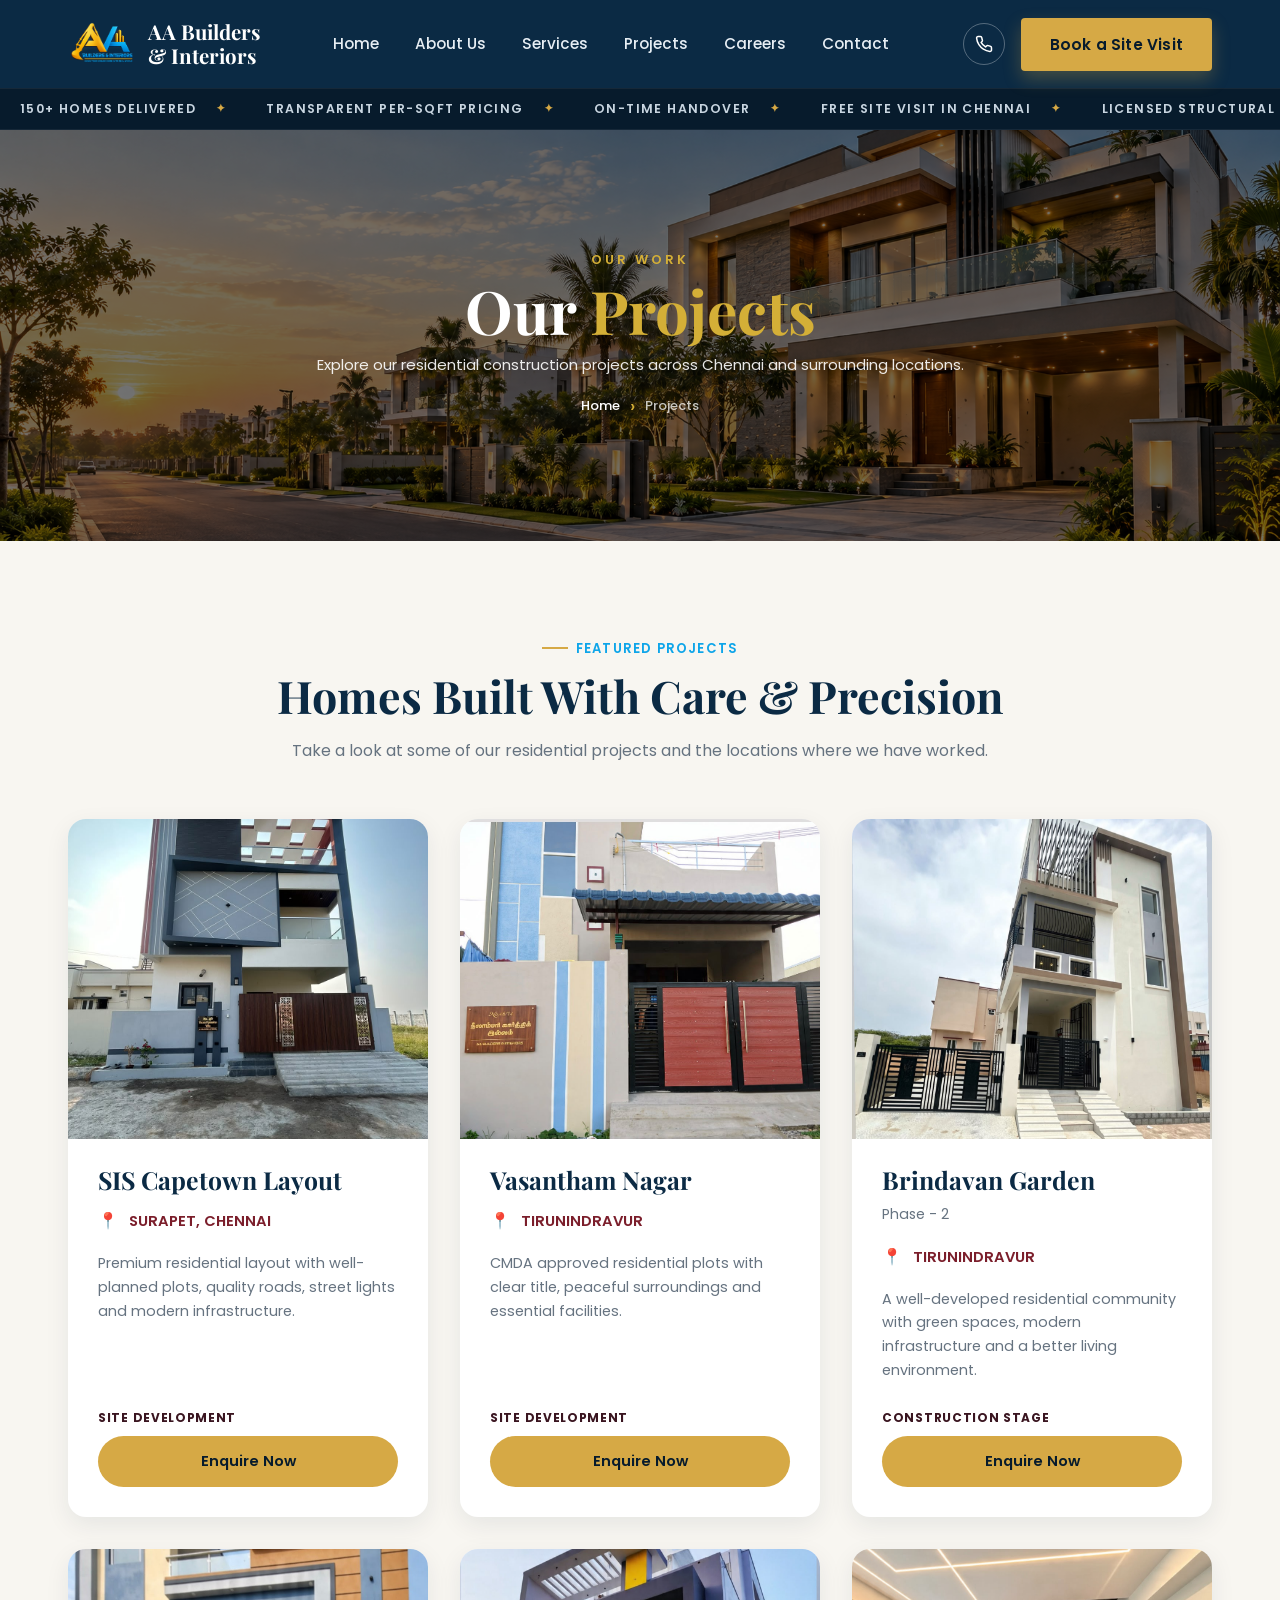
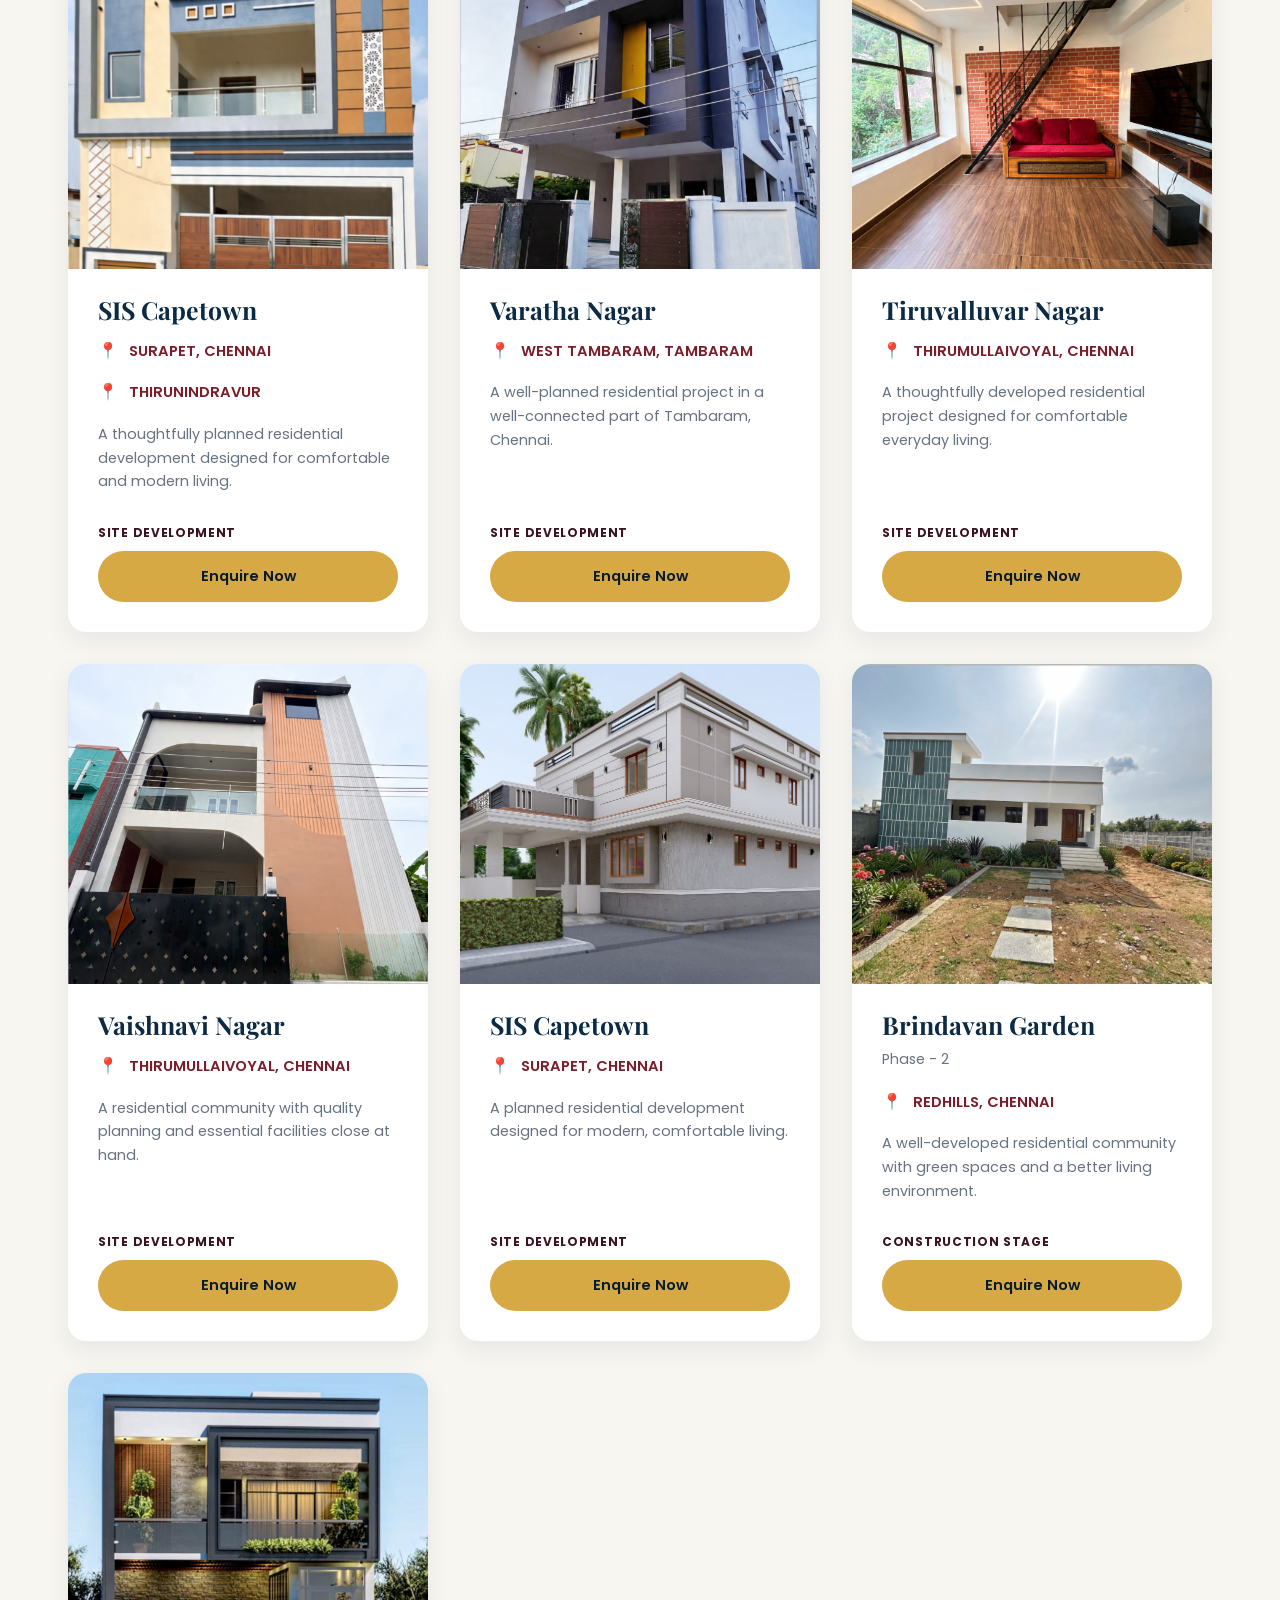
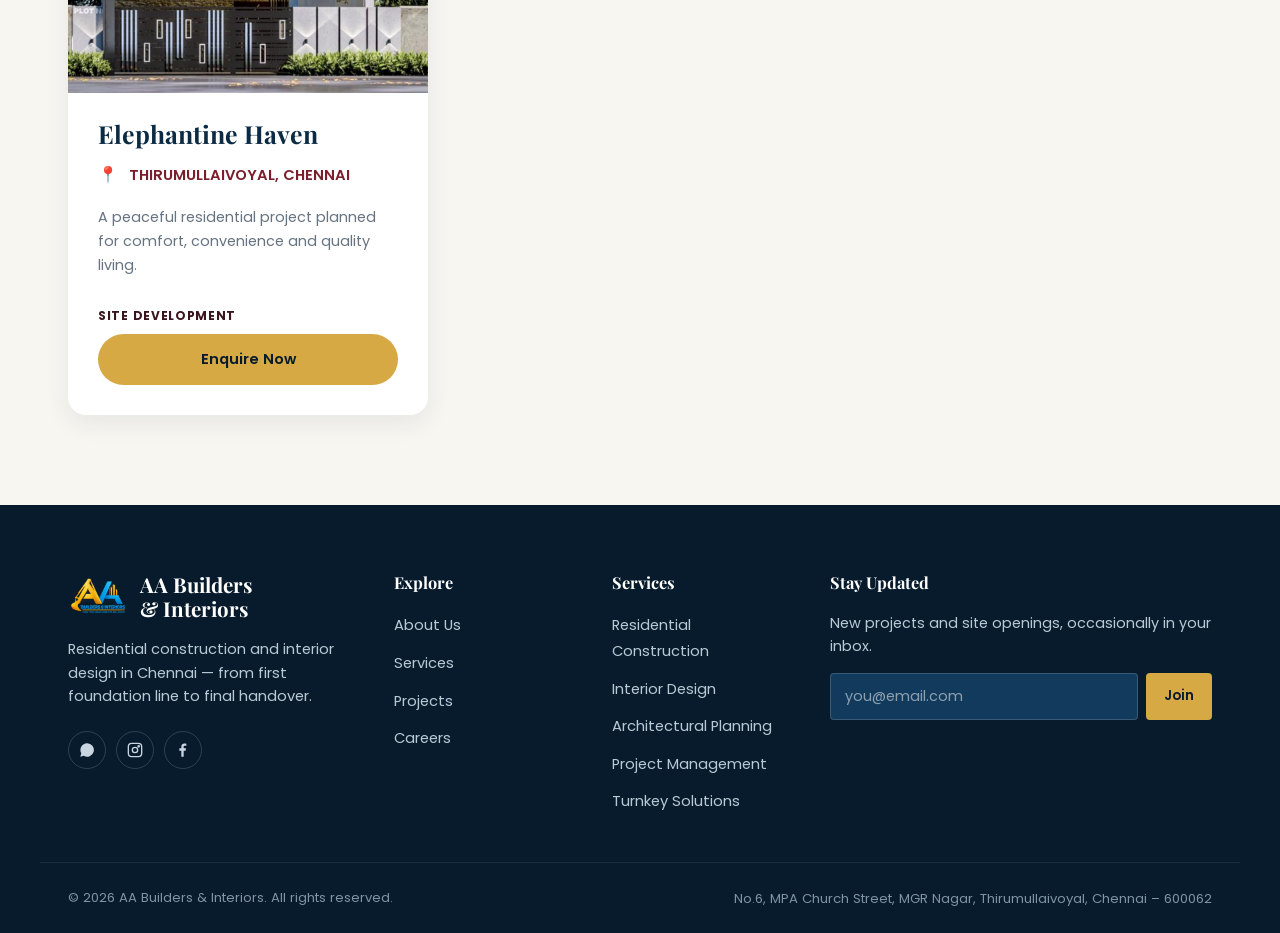
<file: projects.html>
<!DOCTYPE html>
<html lang="en">
<head>
<meta charset="UTF-8">
<meta name="viewport" content="width=device-width, initial-scale=1.0">
<title>About Us — AA Builders & Interiors</title>
<meta name="description" content="Learn about AA Builders & Interiors — 12+ years of residential construction and interior design in Chennai, led by two founder-engineers who stay on site from foundation to handover.">
<link rel="preconnect" href="https://fonts.googleapis.com">
<link rel="preconnect" href="https://fonts.gstatic.com" crossorigin>
<link href="https://fonts.googleapis.com/css2?family=Playfair+Display:ital,wght@0,600;0,700;1,600&family=Poppins:wght@400;500;600;700&display=swap" rel="stylesheet">
<link rel="stylesheet" href="css/Style.css">
<link rel="stylesheet" href="css/projects.css">
</head>
<body data-page="about" class="about-page">

<!-- HEADER -->
<header class="site-header" id="siteHeader">
  <div class="site-header__inner">
    <a href="index.html" class="brand">
      <img src="images/logo.png" alt="AA Builders & Interiors logo" class="brand__mark">
      <span class="brand__text">
        <strong>AA Builders</strong>
        <em>&amp; Interiors</em>
      </span>
    </a>

    <nav class="main-nav" id="mainNav" aria-label="Primary">
      <a href="index.html" data-page="home">Home</a>
      <a href="about.html" data-page="about" aria-current="page">About Us</a>
      <a href="services.html" data-page="services">Services</a>
      <a href="projects.html" data-page="projects">Projects</a>
      <a href="careers.html" data-page="careers">Careers</a>
      <a href="contact.html" data-page="contact">Contact</a>
    </nav>

    <div class="header-actions">
      <a class="header-actions__phone" href="tel:+917200546708" aria-label="Call us">
        <svg width="18" height="18" viewBox="0 0 24 24" fill="none" stroke="currentColor" stroke-width="2" stroke-linecap="round" stroke-linejoin="round"><path d="M22 16.92v3a2 2 0 0 1-2.18 2 19.79 19.79 0 0 1-8.63-3.07 19.5 19.5 0 0 1-6-6 19.79 19.79 0 0 1-3.07-8.67A2 2 0 0 1 4.11 2h3a2 2 0 0 1 2 1.72c.127.96.362 1.903.7 2.81a2 2 0 0 1-.45 2.11L8.09 9.91a16 16 0 0 0 6 6l1.27-1.27a2 2 0 0 1 2.11-.45c.907.338 1.85.573 2.81.7A2 2 0 0 1 22 16.92z"/></svg>
      </a>
      <button class="btn btn--gold" type="button" data-open-enquiry>Book a Site Visit</button>
      <button class="nav-toggle" id="navToggle" aria-expanded="false" aria-controls="mainNav" aria-label="Toggle menu">
        <span></span><span></span><span></span>
      </button>
    </div>
  </div>
</header>

<!-- CREDENTIAL TICKER -->
<div class="ticker" aria-hidden="true">
  <div class="ticker__track" id="tickerTrack">
    <span>150+ Homes Delivered</span>
    <span>Transparent Per-Sqft Pricing</span>
    <span>On-Time Handover</span>
    <span>Free Site Visit In Chennai</span>
    <span>Licensed Structural Engineers</span>
    <span>150+ Homes Delivered</span>
    <span>Transparent Per-Sqft Pricing</span>
    <span>On-Time Handover</span>
    <span>Free Site Visit In Chennai</span>
    <span>Licensed Structural Engineers</span>
  </div>
</div>

<main id="top">


  <!-- ================= PAGE BANNER ================= -->

<section class="projects-banner" 
  style="background-image: url('images/projects-banner.jpg');">

  <div class="projects-banner__overlay"></div>

  <div class="projects-banner__content">

    <p class="projects-eyebrow">
      Our Work
    </p>

    <h1>
      Our <em>Projects</em>
    </h1>

    <p>
      Explore our residential construction projects
      across Chennai and surrounding locations.
    </p>

    <div class="breadcrumb">

      <a href="index.html">Home</a>

      <span>›</span>

      <span>Projects</span>

    </div>

  </div>

</section>

  <!-- ================= PROJECTS ================= -->

  <main>

    <section class="projects-page">

      <div class="section-inner">

        <div class="projects-heading">

          <p class="eyebrow">
            Featured Projects
          </p>

          <h2>
            Homes Built With Care &amp; Precision
          </h2>

          <p>
            Take a look at some of our residential projects
            and the locations where we have worked.
          </p>

        </div>

<!-- ================= PROJECT GRID ================= -->

<div class="projects-grid">


  <!-- ================= PROJECT 01 ================= -->

  <article class="project-box">

    <div class="project-image">

      

      <img
        src="images/p1.jpg"
        alt="SIS Capetown Layout, Surapet Chennai"
        loading="lazy"
      >

    </div>


    <div class="project-content">

      

      <h3>
        SIS Capetown Layout
      </h3>

      <p class="project-location">
        <span>📍</span>
        SURAPET, CHENNAI
      </p>

      <p class="project-description">
        Premium residential layout with well-planned plots,
        quality roads, street lights and modern infrastructure.
      </p>


      <div class="project-progress-header">

        <span class="project-progress-title">
          SITE DEVELOPMENT
        </span>

        

      </div>


      


      <button
        class="project-btn"
        type="button"
        data-open-enquiry>

        Enquire Now

      </button>

    </div>

  </article>



  <!-- ================= PROJECT 02 ================= -->

  <article class="project-box">

    <div class="project-image">

      

      <img
        src="images/p2.jpg"
        alt="Vasantham Nagar, Tirunindravur"
        loading="lazy"
      >

    </div>


    <div class="project-content">

      

      <h3>
        Vasantham Nagar
      </h3>

      <p class="project-location">
        <span>📍</span>
        TIRUNINDRAVUR
      </p>

      <p class="project-description">
        CMDA approved residential plots with clear title,
        peaceful surroundings and essential facilities.
      </p>


      <div class="project-progress-header">

        <span class="project-progress-title">
          SITE DEVELOPMENT
        </span>

       

      </div>


      


      <button
        class="project-btn"
        type="button"
        data-open-enquiry>

        Enquire Now

      </button>

    </div>

  </article>



  <!-- ================= PROJECT 03 ================= -->

  <article class="project-box">

    <div class="project-image">

      

      <img
        src="images/p3.jpg"
        alt="Brindavan Garden Phase 2"
        loading="lazy"
      >

    </div>


    <div class="project-content">

     

      <h3>
        Brindavan Garden
      </h3>

      <p class="project-phase">
        Phase - 2
      </p>

      <p class="project-location">
        <span>📍</span>
        TIRUNINDRAVUR
      </p>

      <p class="project-description">
        A well-developed residential community with green
        spaces, modern infrastructure and a better living environment.
      </p>


      <div class="project-progress-header">

        <span class="project-progress-title">
          CONSTRUCTION STAGE
        </span>

        

      </div>


     


      <button
        class="project-btn"
        type="button"
        data-open-enquiry>

        Enquire Now

      </button>

    </div>

  </article>



  <!-- ================= PROJECT 04 ================= -->

  <article class="project-box">

    <div class="project-image">

      

      <img
        src="images/p4.jpg"
        alt="SIS Capetown, Surapet Chennai"
        loading="lazy"
      >

    </div>


    <div class="project-content">

      

      <h3>
        SIS Capetown
      </h3>

      <p class="project-location">
        <span>📍</span>
        SURAPET, CHENNAI
      </p>

      <p class="project-location secondary-location">
        <span>📍</span>
        THIRUNINDRAVUR
      </p>

      <p class="project-description">
        A thoughtfully planned residential development
        designed for comfortable and modern living.
      </p>


      <div class="project-progress-header">

        <span class="project-progress-title">
          SITE DEVELOPMENT
        </span>

        

      </div>


      


      <button
        class="project-btn"
        type="button"
        data-open-enquiry>

        Enquire Now

      </button>

    </div>

  </article>

    <!-- ================= PROJECT 05 ================= -->
  <article class="project-box">
    <div class="project-image">
      <img src="images/p5.jpg" alt="Varatha Nagar, West Tambaram, Chennai" loading="lazy">
    </div>
    <div class="project-content">
      <h3>Varatha Nagar</h3>
      <p class="project-location"><span>📍</span> WEST TAMBARAM, TAMBARAM</p>
      <p class="project-description">
        A well-planned residential project in a well-connected part of Tambaram, Chennai.
      </p>
      <div class="project-progress-header">
        <span class="project-progress-title">SITE DEVELOPMENT</span>
      </div>
      <button class="project-btn" type="button" data-open-enquiry>Enquire Now</button>
    </div>
  </article>

  <!-- ================= PROJECT 06 ================= -->
  <article class="project-box">
    <div class="project-image">
      <img src="images/p6.jpg" alt="Tiruvalluvar Nagar, Thirumullaivoyal, Chennai" loading="lazy">
    </div>
    <div class="project-content">
      <h3>Tiruvalluvar Nagar</h3>
      <p class="project-location"><span>📍</span> THIRUMULLAIVOYAL, CHENNAI</p>
      <p class="project-description">
        A thoughtfully developed residential project designed for comfortable everyday living.
      </p>
      <div class="project-progress-header">
        <span class="project-progress-title">SITE DEVELOPMENT</span>
      </div>
      <button class="project-btn" type="button" data-open-enquiry>Enquire Now</button>
    </div>
  </article>

  <!-- ================= PROJECT 07 ================= -->
  <article class="project-box">
    <div class="project-image">
      <img src="images/p7.jpg" alt="Vaishnavi Nagar, Thirumullaivoyal, Chennai" loading="lazy">
    </div>
    <div class="project-content">
      <h3>Vaishnavi Nagar</h3>
      <p class="project-location"><span>📍</span> THIRUMULLAIVOYAL, CHENNAI</p>
      <p class="project-description">
        A residential community with quality planning and essential facilities close at hand.
      </p>
      <div class="project-progress-header">
        <span class="project-progress-title">SITE DEVELOPMENT</span>
      </div>
      <button class="project-btn" type="button" data-open-enquiry>Enquire Now</button>
    </div>
  </article>

  <!-- ================= PROJECT 08 ================= -->
  <article class="project-box">
    <div class="project-image">
      <img src="images/p8.jpg" alt="SIS Capetown, Surapet, Chennai" loading="lazy">
    </div>
    <div class="project-content">
      <h3>SIS Capetown</h3>
      <p class="project-location"><span>📍</span> SURAPET, CHENNAI</p>
      <p class="project-description">
        A planned residential development designed for modern, comfortable living.
      </p>
      <div class="project-progress-header">
        <span class="project-progress-title">SITE DEVELOPMENT</span>
      </div>
      <button class="project-btn" type="button" data-open-enquiry>Enquire Now</button>
    </div>
  </article>

  <!-- ================= PROJECT 09 ================= -->
  <article class="project-box">
    <div class="project-image">
      <img src="images/p9.jpg" alt="Brindavan Garden Phase 2, Redhills, Chennai" loading="lazy">
    </div>
    <div class="project-content">
      <h3>Brindavan Garden</h3>
      <p class="project-phase">Phase - 2</p>
      <p class="project-location"><span>📍</span> REDHILLS, CHENNAI</p>
      <p class="project-description">
        A well-developed residential community with green spaces and a better living environment.
      </p>
      <div class="project-progress-header">
        <span class="project-progress-title">CONSTRUCTION STAGE</span>
      </div>
      <button class="project-btn" type="button" data-open-enquiry>Enquire Now</button>
    </div>
  </article>

  <!-- ================= PROJECT 10 ================= -->
  <article class="project-box">
    <div class="project-image">
      <img src="images/p10.jpg" alt="Elephantine Haven, Thirumullaivoyal, Chennai" loading="lazy">
    </div>
    <div class="project-content">
      <h3>Elephantine Haven</h3>
      <p class="project-location"><span>📍</span> THIRUMULLAIVOYAL, CHENNAI</p>
      <p class="project-description">
        A peaceful residential project planned for comfort, convenience and quality living.
      </p>
      <div class="project-progress-header">
        <span class="project-progress-title">SITE DEVELOPMENT</span>
      </div>
      <button class="project-btn" type="button" data-open-enquiry>Enquire Now</button>
    </div>
  </article>


</div>

      </div>

    </section>

  </main>


  <!-- ================= ENQUIRY MODAL ================= -->

  <div
    class="enquiry-modal"
    id="enquiryModal"
    aria-hidden="true">

    <div
      class="enquiry-modal__backdrop"
      data-close-enquiry>
    </div>

    <div class="enquiry-modal__panel">

      <button
        class="enquiry-modal__close"
        type="button"
        data-close-enquiry
        aria-label="Close">

        &times;

      </button>

      <h3>
        Book a Site Visit
      </h3>

      <p>
        Fill in your details and our team will contact you.
      </p>


      <form id="enquiryForm">

        <label>
          Name

          <input
            type="text"
            name="name"
            placeholder="Your name"
            required>

        </label>


        <label>
          Phone Number

          <input
            type="tel"
            name="phone"
            placeholder="Your phone number"
            required>

        </label>


        <label>
          Project

          <select name="project">

            <option value="">
              Select a project
            </option>

            <option>
              SIS Capetown Layout
            </option>

            <option>
              Vasantham Nagar
            </option>

            <option>
              Brindavan Garden Phase-2
            </option>

            <option>
              SIS Capetown
            </option>

          </select>

        </label>


        <button
          class="btn btn--gold"
          type="submit">

          Submit Enquiry

        </button>

        <p
          class="enquiry-modal__note"
          id="enquiryNote">
        </p>

      </form>

    </div>

  </div>


<footer class="site-footer">
  <div class="section-inner site-footer__grid">
    <div class="footer-brand">
      <div class="brand">
        <img src="images/logo.png" alt="AA Builders & Interiors logo" class="brand__mark">
        <span class="brand__text">
          <strong>AA Builders</strong>
          <em>&amp; Interiors</em>
        </span>
      </div>
      <p>Residential construction and interior design in Chennai — from first foundation line to final handover.</p>
      <div class="footer-social">
        <a href="#" aria-label="WhatsApp"><svg viewBox="0 0 24 24" fill="currentColor"><path d="M17.5 14.4c-.3-.1-1.7-.8-2-1-.3-.1-.5-.1-.7.1-.2.3-.8 1-.9 1.1-.2.2-.3.2-.6.1-.3-.1-1.2-.4-2.2-1.4-.8-.7-1.4-1.6-1.6-1.9-.2-.3 0-.5.1-.6.1-.1.3-.3.4-.5.1-.1.2-.3.2-.4.1-.2 0-.3 0-.5s-.7-1.6-.9-2.2c-.2-.5-.5-.5-.7-.5h-.6c-.2 0-.5.1-.8.4-.3.3-1 1-1 2.4s1.1 2.8 1.2 3c.1.2 2.1 3.2 5.1 4.4.7.3 1.3.5 1.7.6.7.2 1.4.2 1.9.1.6-.1 1.7-.7 2-1.4.2-.7.2-1.2.2-1.4 0-.1-.2-.2-.5-.3z"/><path d="M12 2a10 10 0 0 0-8.6 15L2 22l5.2-1.4A10 10 0 1 0 12 2z"/></svg></a>
        <a href="#" aria-label="Instagram"><svg viewBox="0 0 24 24" fill="none" stroke="currentColor" stroke-width="2"><rect x="2" y="2" width="20" height="20" rx="5"/><circle cx="12" cy="12" r="4"/><circle cx="17.5" cy="6.5" r="1"/></svg></a>
        <a href="#" aria-label="Facebook"><svg viewBox="0 0 24 24" fill="currentColor"><path d="M13 22v-9h3l.5-3.5H13V7.4c0-1 .3-1.7 1.7-1.7H17V2.5C16.6 2.4 15.5 2.3 14.2 2.3c-2.8 0-4.7 1.7-4.7 4.8V9.5H6.5V13H9.5v9z"/></svg></a>
      </div>
    </div>

    <div class="footer-col">
      <h3>Explore</h3>
      <ul>
        <li><a href="about.html">About Us</a></li>
        <li><a href="services.html">Services</a></li>
        <li><a href="projects.html">Projects</a></li>
        <li><a href="careers.html">Careers</a></li>
      </ul>
    </div>

    <div class="footer-col">
      <h3>Services</h3>
      <ul>
        <li><a href="services.html">Residential Construction</a></li>
        <li><a href="services.html">Interior Design</a></li>
        <li><a href="services.html">Architectural Planning</a></li>
        <li><a href="services.html">Project Management</a></li>
        <li><a href="services.html">Turnkey Solutions</a></li>
      </ul>
    </div>

    <div class="footer-col footer-news">
      <h3>Stay Updated</h3>
      <p>New projects and site openings, occasionally in your inbox.</p>
      <form id="newsletterForm">
        <input type="email" placeholder="you@email.com" required aria-label="Email address">
        <button type="submit">Join</button>
      </form>
      <p class="footer-news__note" id="newsletterNote" role="status" aria-live="polite"></p>
    </div>
  </div>

  <div class="site-footer__bottom">
    <p class="site-footer__copy">© <span id="year"></span> AA Builders &amp; Interiors. All rights reserved.</p>
    <nav class="site-footer__legal" aria-label="Legal">
      <a href="contact.html">No.6, MPA Church Street, MGR Nagar, Thirumullaivoyal, Chennai – 600062</a>
    </nav>
  </div>
</footer>

<!-- ENQUIRY MODAL -->
<div class="enquiry-modal" id="enquiryModal" aria-hidden="true">
  <div class="enquiry-modal__backdrop" data-close-enquiry></div>
  <div class="enquiry-modal__panel" role="dialog" aria-modal="true" aria-labelledby="enquiryModalTitle">
    <button class="enquiry-modal__close" type="button" data-close-enquiry aria-label="Close">&times;</button>
    <h3 id="enquiryModalTitle">Quick Enquiry</h3>
    <p>Tell us where your plot is and we'll call you back.</p>
    <form id="enquiryForm">
      <label>
        Name
        <input type="text" name="name" required autocomplete="name">
      </label>
      <label>
        Phone
        <input type="tel" name="phone" required autocomplete="tel">
      </label>
      <label>
        Location
        <input type="text" name="location" placeholder="e.g. Thirumullaivoyal">
      </label>
      <button type="submit" class="btn btn--gold">Request a Call Back</button>
    </form>
    <p class="enquiry-modal__note" id="enquiryNote" role="status" aria-live="polite"></p>
  </div>
</div>

<script src="js/script.js"></script>




  <script src="js/projects.js"></script>

</body>
</html>
</file>
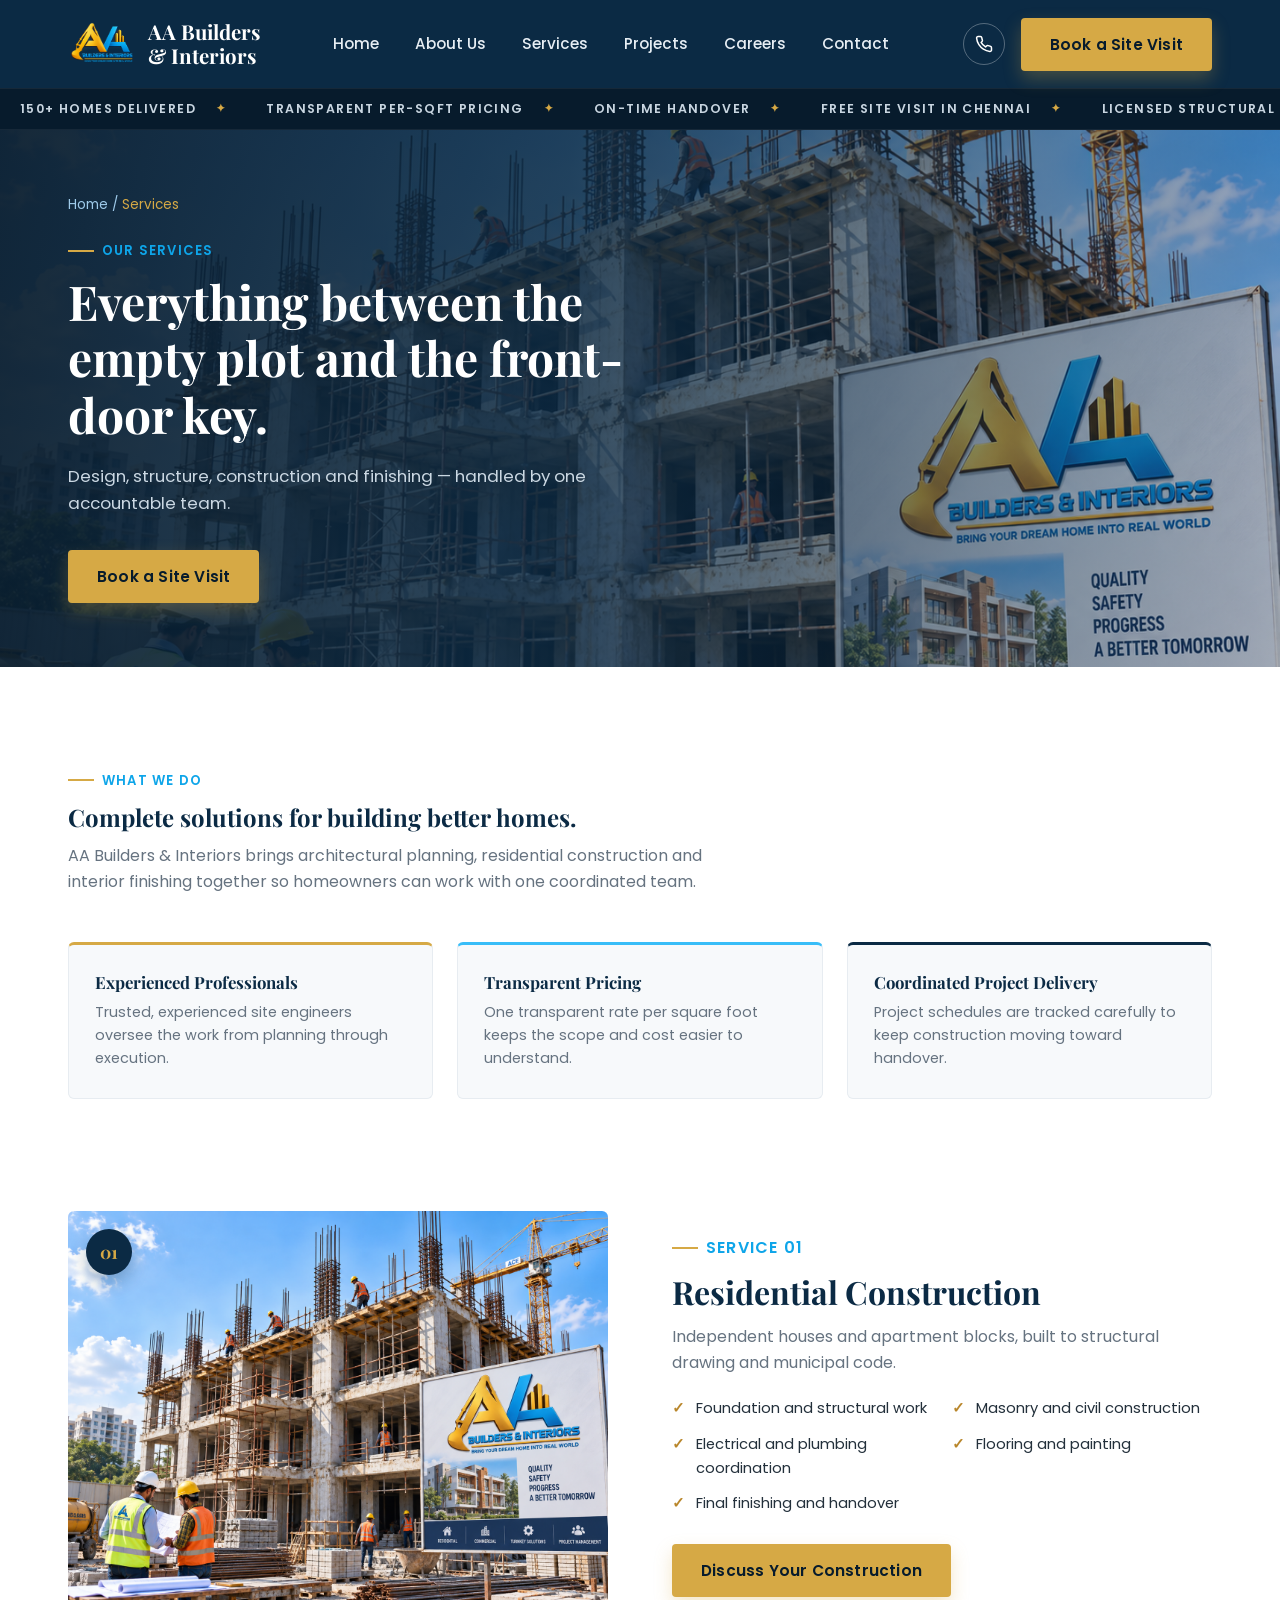
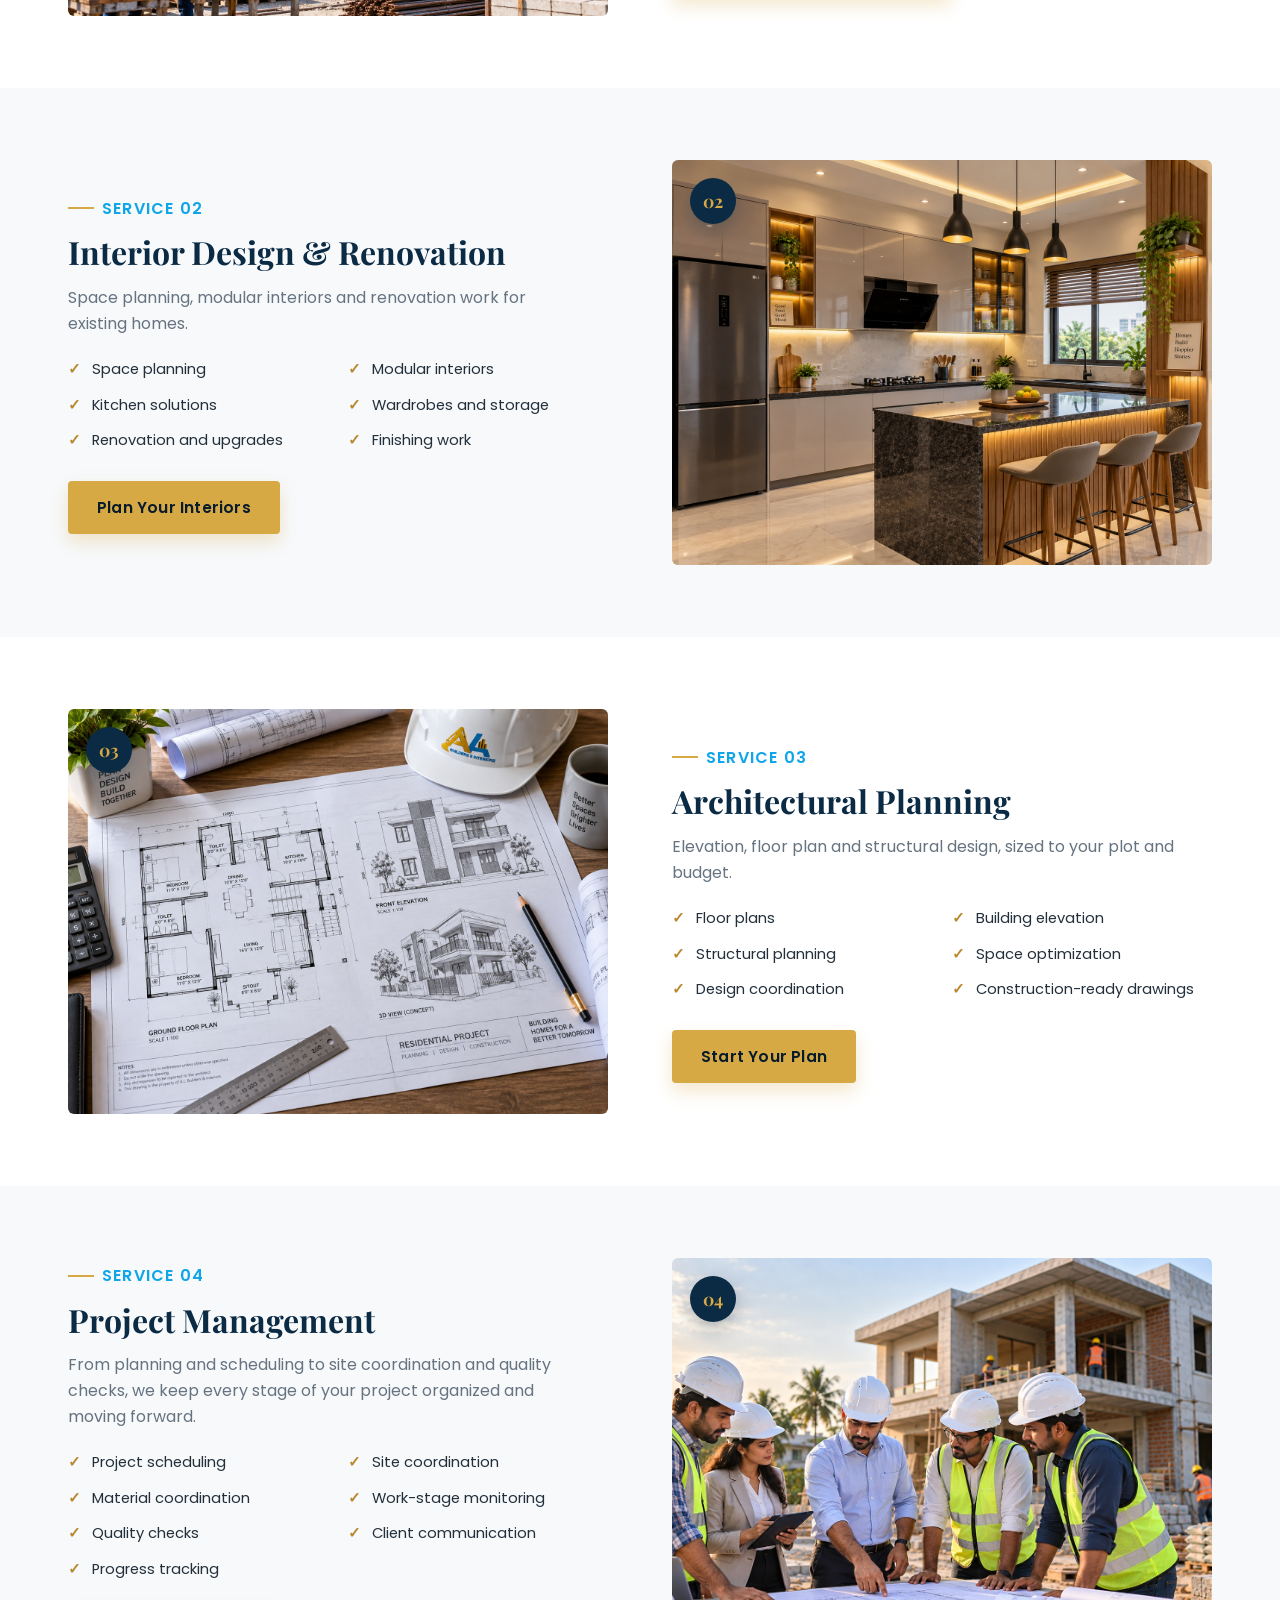
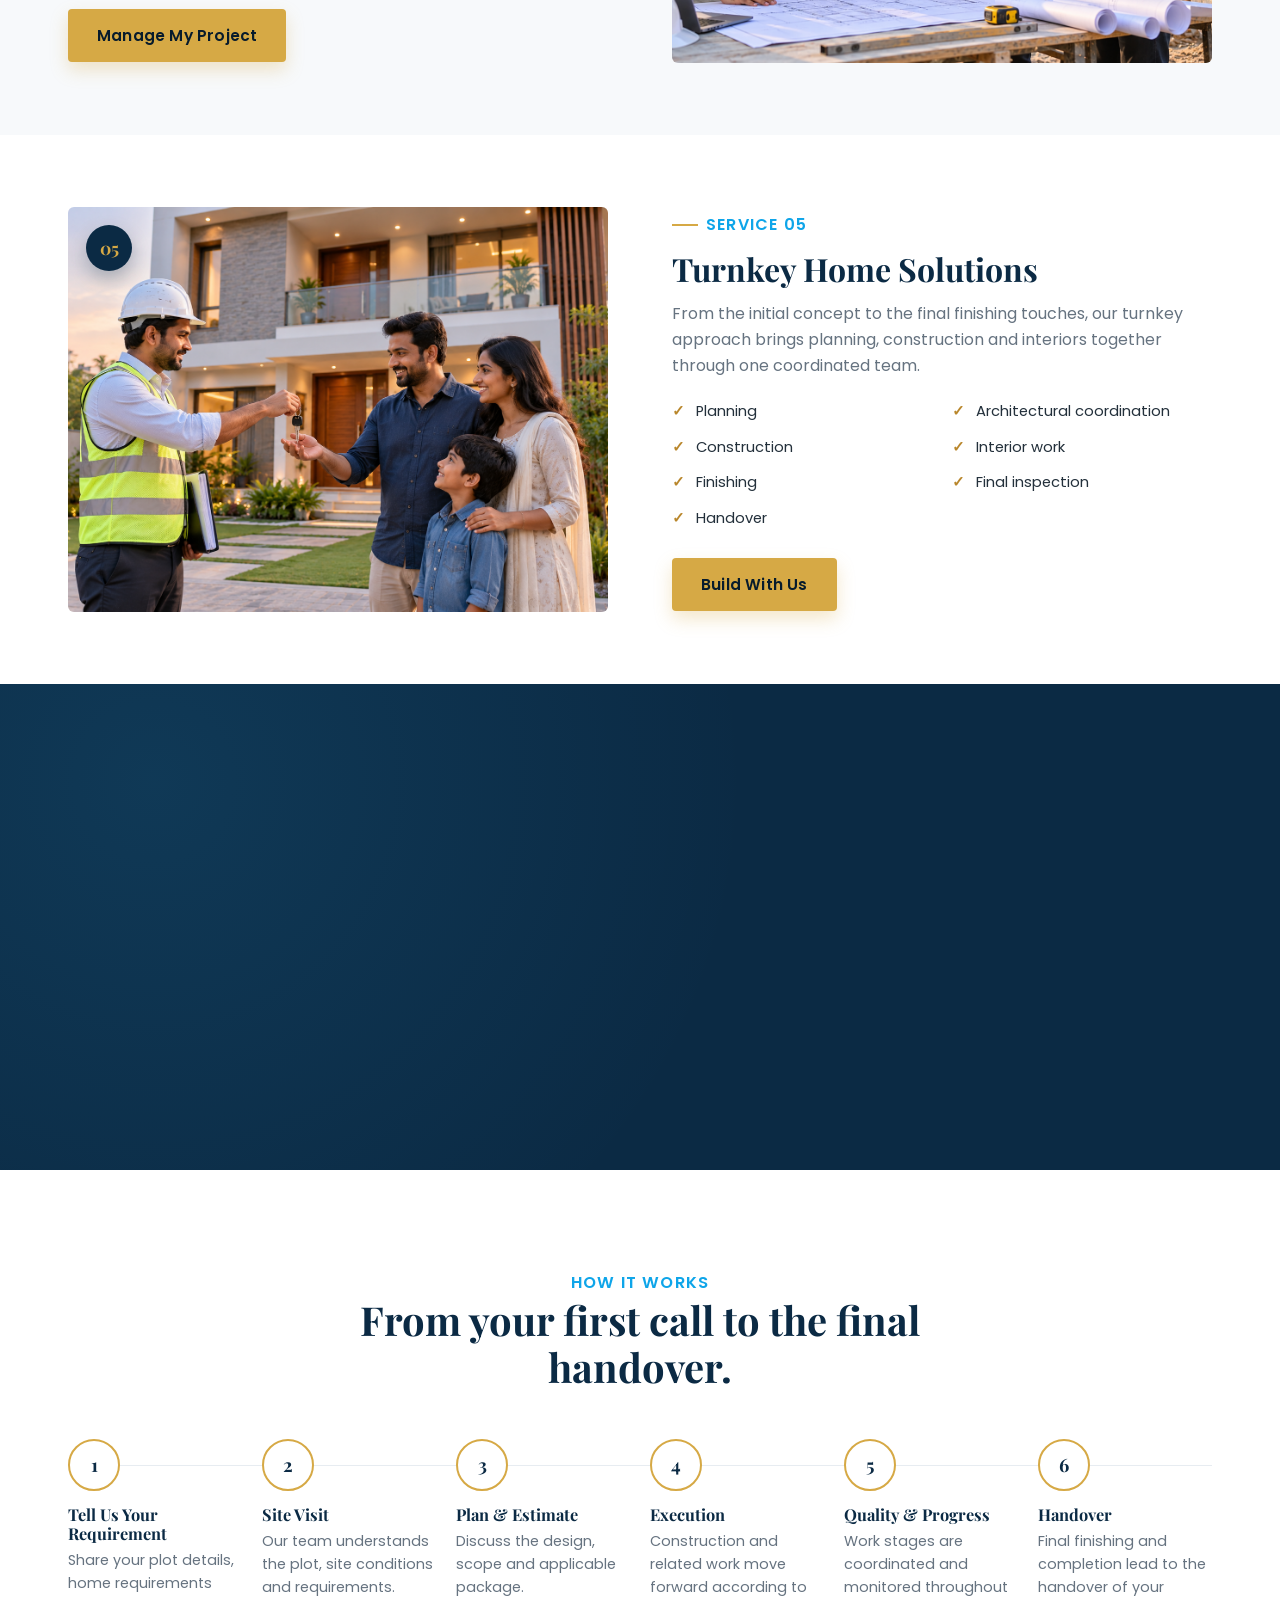
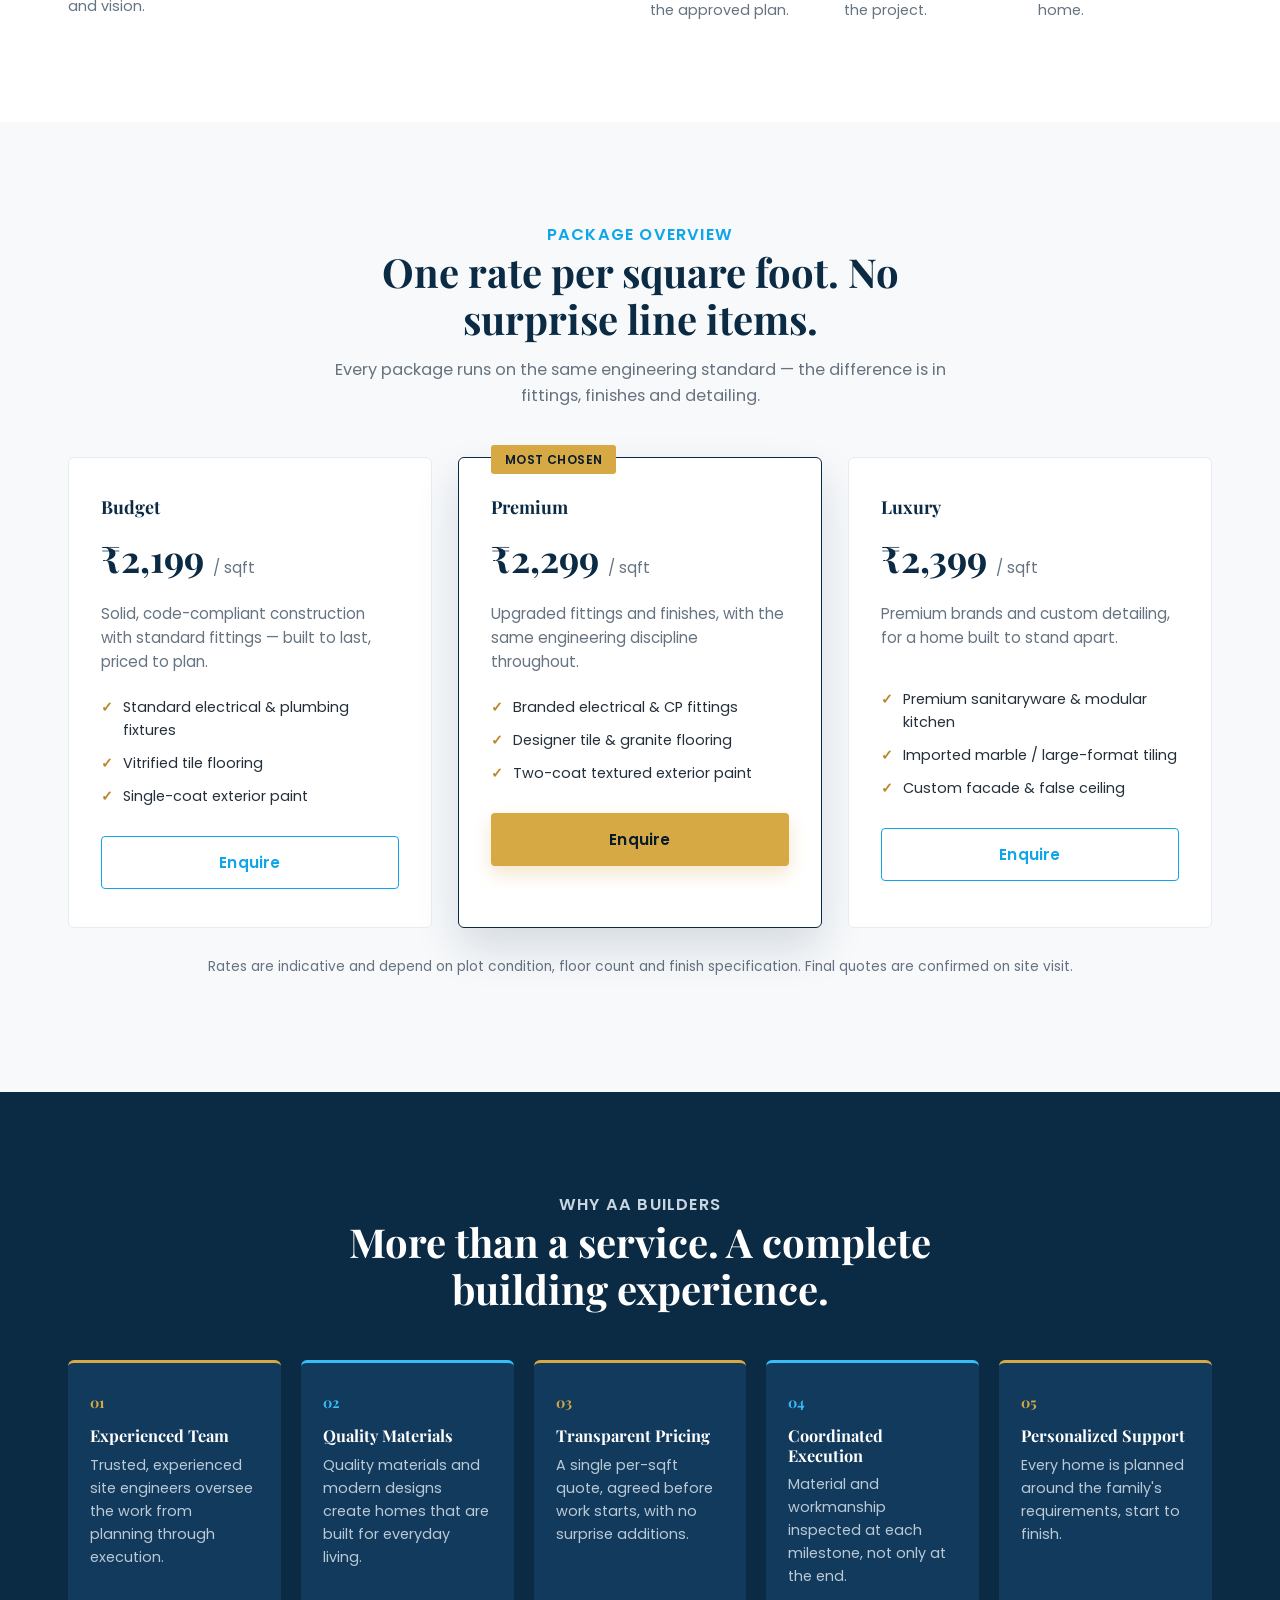
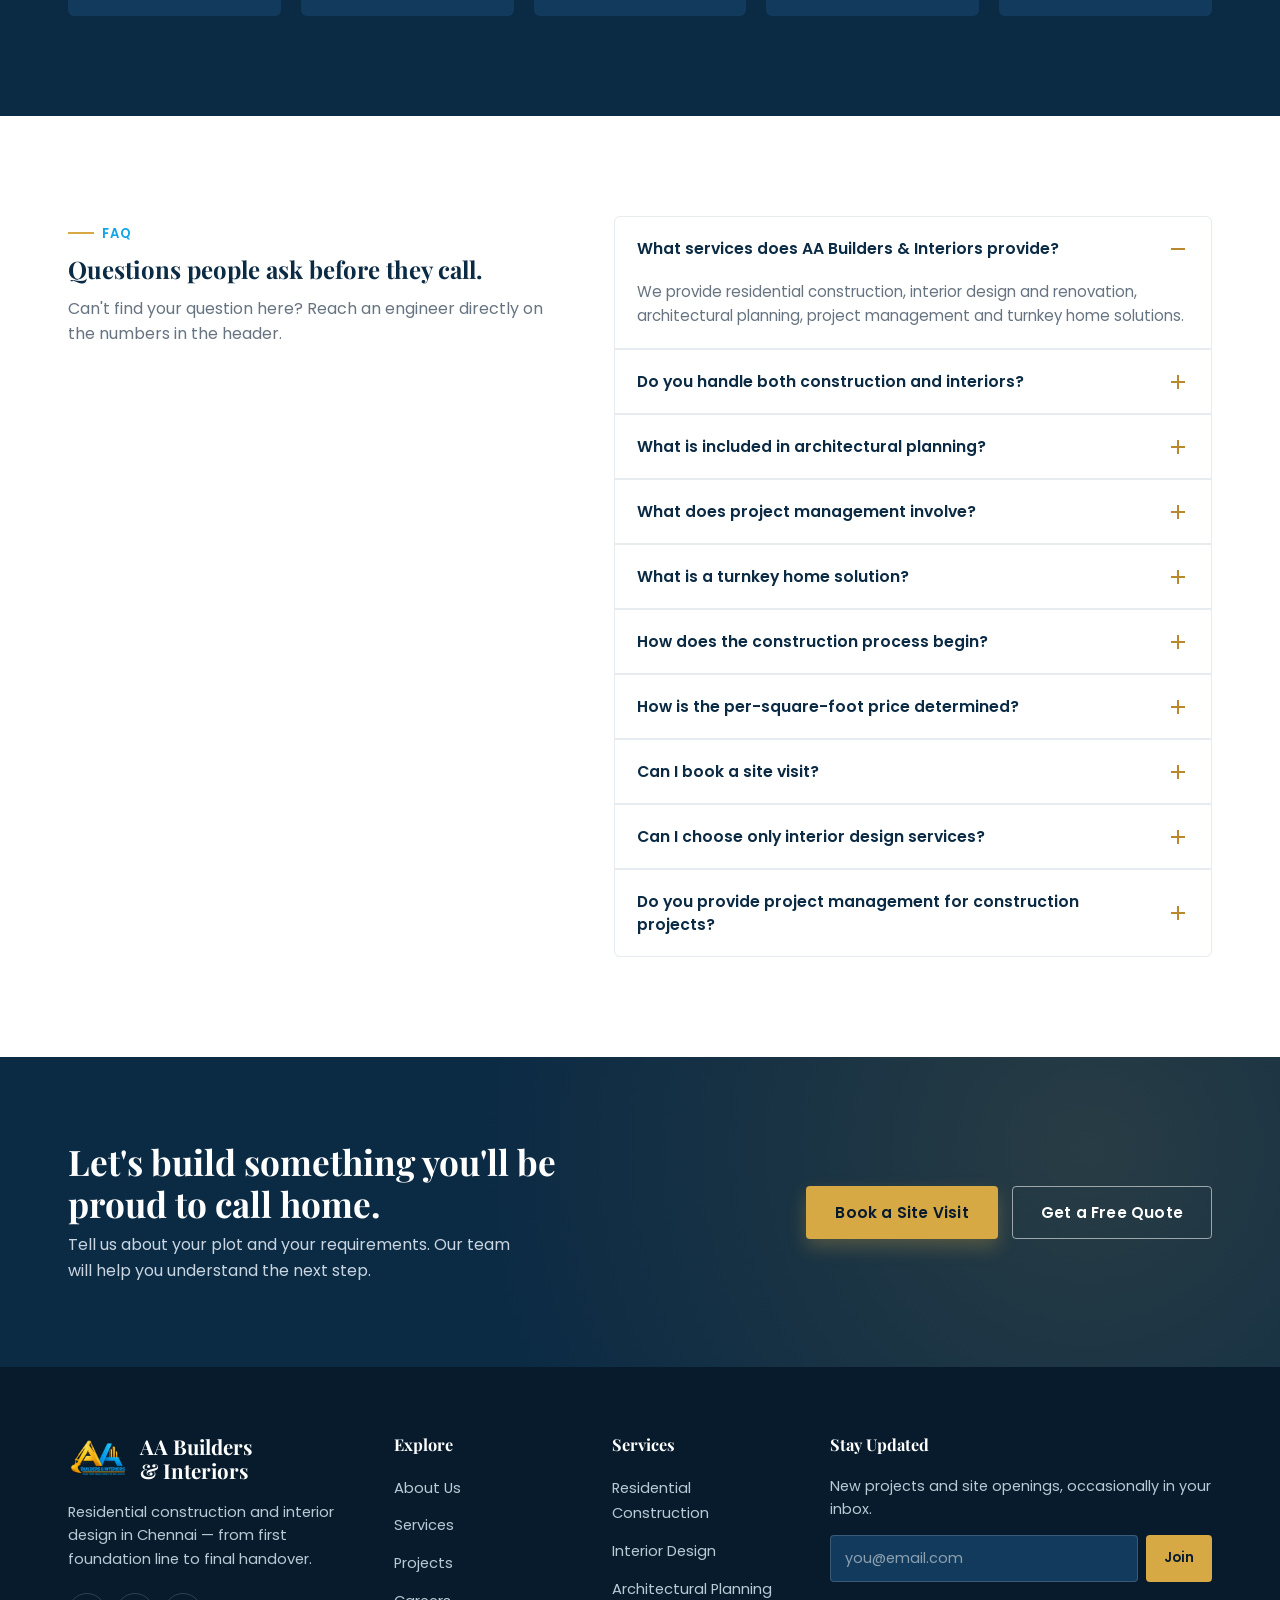
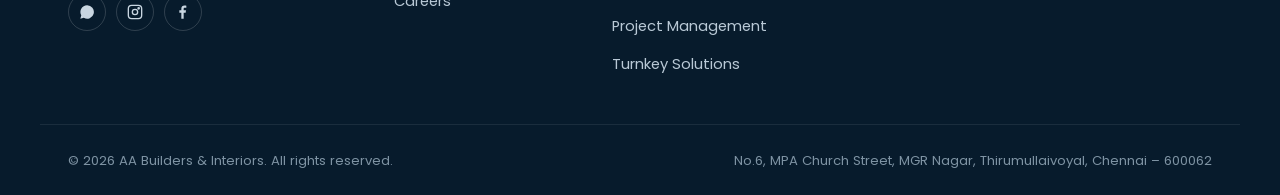
<file: services.html>
<!DOCTYPE html>
<html lang="en">
<head>
<meta charset="UTF-8">
<meta name="viewport" content="width=device-width, initial-scale=1.0">
<title>Services — AA Builders & Interiors</title>
<meta name="description" content="Residential construction, interior design and architectural planning in Chennai — one accountable AA Builders & Interiors team from site visit to handover.">
<link rel="preconnect" href="https://fonts.googleapis.com">
<link rel="preconnect" href="https://fonts.gstatic.com" crossorigin>
<link href="https://fonts.googleapis.com/css2?family=Playfair+Display:ital,wght@0,600;0,700;1,600&family=Poppins:wght@400;500;600;700&display=swap" rel="stylesheet">
<link rel="stylesheet" href="css/Style.css">
<link rel="stylesheet" href="css/service.css">
</head>
<body data-page="services" class="services-page">

<!-- HEADER -->
<header class="site-header" id="siteHeader">
  <div class="site-header__inner">
    <a href="index.html" class="brand">
      <img src="images/logo.png" alt="AA Builders & Interiors logo" class="brand__mark">
      <span class="brand__text">
        <strong>AA Builders</strong>
        <em>&amp; Interiors</em>
      </span>
    </a>

    <nav class="main-nav" id="mainNav" aria-label="Primary">
      <a href="index.html" data-page="home">Home</a>
      <a href="about.html" data-page="about">About Us</a>
      <a href="services.html" data-page="services" aria-current="page">Services</a>
      <a href="projects.html" data-page="projects">Projects</a>
      <a href="careers.html" data-page="careers">Careers</a>
      <a href="contact.html" data-page="contact">Contact</a>
    </nav>

    <div class="header-actions">
      <a class="header-actions__phone" href="tel:+917200546708" aria-label="Call us">
        <svg width="18" height="18" viewBox="0 0 24 24" fill="none" stroke="currentColor" stroke-width="2" stroke-linecap="round" stroke-linejoin="round"><path d="M22 16.92v3a2 2 0 0 1-2.18 2 19.79 19.79 0 0 1-8.63-3.07 19.5 19.5 0 0 1-6-6 19.79 19.79 0 0 1-3.07-8.67A2 2 0 0 1 4.11 2h3a2 2 0 0 1 2 1.72c.127.96.362 1.903.7 2.81a2 2 0 0 1-.45 2.11L8.09 9.91a16 16 0 0 0 6 6l1.27-1.27a2 2 0 0 1 2.11-.45c.907.338 1.85.573 2.81.7A2 2 0 0 1 22 16.92z"/></svg>
      </a>
      <button class="btn btn--gold" type="button" data-open-enquiry>Book a Site Visit</button>
      <button class="nav-toggle" id="navToggle" aria-expanded="false" aria-controls="mainNav" aria-label="Toggle menu">
        <span></span><span></span><span></span>
      </button>
    </div>
  </div>
</header>

<!-- CREDENTIAL TICKER -->
<div class="ticker" aria-hidden="true">
  <div class="ticker__track" id="tickerTrack">
    <span>150+ Homes Delivered</span>
    <span>Transparent Per-Sqft Pricing</span>
    <span>On-Time Handover</span>
    <span>Free Site Visit In Chennai</span>
    <span>Licensed Structural Engineers</span>
    <span>150+ Homes Delivered</span>
    <span>Transparent Per-Sqft Pricing</span>
    <span>On-Time Handover</span>
    <span>Free Site Visit In Chennai</span>
    <span>Licensed Structural Engineers</span>
  </div>
</div>

<main id="top">

  <!-- PAGE HERO -->
  <section class="service-hero">
    <div class="service-hero__media">
      <img src="images/service-construction.jpg" alt="Residential building under construction, structural frame stage" loading="eager">
    </div>
    <div class="service-hero__content">
      <p class="service-hero__crumb"><a href="index.html">Home</a> / <span>Services</span></p>
      <p class="eyebrow">Our Services</p>
      <h1>Everything between the empty plot and the front-door key.</h1>
      <p class="service-hero__lede">Design, structure, construction and finishing — handled by one accountable team.</p>
      <button class="btn btn--gold" data-open-enquiry>Book a Site Visit</button>
    </div>
  </section>

  <!-- SERVICES INTRO -->
  <section class="services-intro" id="intro">
    <div class="section-inner">
      <div class="services-intro__head" data-reveal>
        <p class="eyebrow">What We Do</p>
        <h2>Complete solutions for building better homes.</h2>
        <p>AA Builders &amp; Interiors brings architectural planning, residential construction and interior finishing together so homeowners can work with one coordinated team.</p>
      </div>
      <div class="service-highlight-grid">
        <div class="service-highlight-card" data-reveal>
          <h3>Experienced Professionals</h3>
          <p>Trusted, experienced site engineers oversee the work from planning through execution.</p>
        </div>
        <div class="service-highlight-card" data-reveal>
          <h3>Transparent Pricing</h3>
          <p>One transparent rate per square foot keeps the scope and cost easier to understand.</p>
        </div>
        <div class="service-highlight-card" data-reveal>
          <h3>Coordinated Project Delivery</h3>
          <p>Project schedules are tracked carefully to keep construction moving toward handover.</p>
        </div>
      </div>
    </div>
  </section>

  <!-- SERVICE 01 — RESIDENTIAL CONSTRUCTION -->
  <section class="service-detail" id="construction">
    <div class="section-inner service-detail__grid">
      <div class="service-detail__media" data-reveal>
        <img src="images/service-construction.jpg" alt="Residential building frame under construction" loading="lazy">
        <span class="service-detail__media__num">01</span>
      </div>
      <div class="service-detail__content" data-reveal>
        <p class="eyebrow">Service 01</p>
        <h2>Residential Construction</h2>
        <p>Independent houses and apartment blocks, built to structural drawing and municipal code.</p>
        <ul class="service-feature-list">
          <li>Foundation and structural work</li>
          <li>Masonry and civil construction</li>
          <li>Electrical and plumbing coordination</li>
          <li>Flooring and painting</li>
          <li>Final finishing and handover</li>
        </ul>
        <button class="btn btn--gold" data-open-enquiry>Discuss Your Construction</button>
      </div>
    </div>
  </section>

  <!-- SERVICE 02 — INTERIOR DESIGN & RENOVATION -->
  <section class="service-detail service-detail--reverse" id="interiors">
    <div class="section-inner service-detail__grid">
      <div class="service-detail__media" data-reveal>
        <img src="images/service-interiors.jpg" alt="Modular kitchen interior design" loading="lazy">
        <span class="service-detail__media__num">02</span>
      </div>
      <div class="service-detail__content" data-reveal>
        <p class="eyebrow">Service 02</p>
        <h2>Interior Design &amp; Renovation</h2>
        <p>Space planning, modular interiors and renovation work for existing homes.</p>
        <ul class="service-feature-list">
          <li>Space planning</li>
          <li>Modular interiors</li>
          <li>Kitchen solutions</li>
          <li>Wardrobes and storage</li>
          <li>Renovation and upgrades</li>
          <li>Finishing work</li>
        </ul>
        <button class="btn btn--gold" data-open-enquiry>Plan Your Interiors</button>
      </div>
    </div>
  </section>

  <!-- SERVICE 03 — ARCHITECTURAL PLANNING -->
  <section class="service-detail" id="planning">
    <div class="section-inner service-detail__grid">
      <div class="service-detail__media" data-reveal>
        <img src="images/service-planning.jpg" alt="Architectural floor plan on a drafting table" loading="lazy">
        <span class="service-detail__media__num">03</span>
      </div>
      <div class="service-detail__content" data-reveal>
        <p class="eyebrow">Service 03</p>
        <h2>Architectural Planning</h2>
        <p>Elevation, floor plan and structural design, sized to your plot and budget.</p>
        <ul class="service-feature-list">
          <li>Floor plans</li>
          <li>Building elevation</li>
          <li>Structural planning</li>
          <li>Space optimization</li>
          <li>Design coordination</li>
          <li>Construction-ready drawings</li>
        </ul>
        <button class="btn btn--gold" data-open-enquiry>Start Your Plan</button>
      </div>
    </div>
  </section>

  <!-- SERVICE 04 — PROJECT MANAGEMENT -->
  <section class="service-detail service-detail--reverse" id="project-management">
    <div class="section-inner service-detail__grid">
      <div class="service-detail__media" data-reveal>
        <img src="images/service-project-management.jpg" alt="Site engineer coordinating a residential construction project" loading="lazy">
        <span class="service-detail__media__num">04</span>
      </div>
      <div class="service-detail__content" data-reveal>
        <p class="eyebrow">Service 04</p>
        <h2>Project Management</h2>
        <p>From planning and scheduling to site coordination and quality checks, we keep every stage of your project organized and moving forward.</p>
        <ul class="service-feature-list">
          <li>Project scheduling</li>
          <li>Site coordination</li>
          <li>Material coordination</li>
          <li>Work-stage monitoring</li>
          <li>Quality checks</li>
          <li>Client communication</li>
          <li>Progress tracking</li>
        </ul>
        <button class="btn btn--gold" data-open-enquiry>Manage My Project</button>
      </div>
    </div>
  </section>

  <!-- SERVICE 05 — TURNKEY HOME SOLUTIONS -->
  <section class="service-detail" id="turnkey-solutions">
    <div class="section-inner service-detail__grid">
      <div class="service-detail__media" data-reveal>
        <img src="images/service-turnkey.jpg" alt="Completed AA Builders home ready for handover" loading="lazy">
        <span class="service-detail__media__num">05</span>
      </div>
      <div class="service-detail__content" data-reveal>
        <p class="eyebrow">Service 05</p>
        <h2>Turnkey Home Solutions</h2>
        <p>From the initial concept to the final finishing touches, our turnkey approach brings planning, construction and interiors together through one coordinated team.</p>
        <ul class="service-feature-list">
          <li>Planning</li>
          <li>Architectural coordination</li>
          <li>Construction</li>
          <li>Interior work</li>
          <li>Finishing</li>
          <li>Final inspection</li>
          <li>Handover</li>
        </ul>
        <button class="btn btn--gold" data-open-enquiry>Build With Us</button>
      </div>
    </div>
  </section>

  <!-- TURNKEY -->
  <section class="turnkey" id="turnkey">
    <div class="section-inner">
      <div class="section-head section-head--center" data-reveal>
        <p class="eyebrow eyebrow--light">Turnkey Solutions</p>
        <h2>From concept to completion, under one roof.</h2>
      </div>
      <div class="turnkey-flow" data-reveal>
        <div class="turnkey-flow__step">
          <span class="turnkey-flow__step__icon" aria-hidden="true">
            <svg viewBox="0 0 24 24" fill="none" stroke="currentColor" stroke-width="2" stroke-linecap="round" stroke-linejoin="round"><path d="M9 11l3 3L22 4"/><path d="M21 12v7a2 2 0 0 1-2 2H5a2 2 0 0 1-2-2V5a2 2 0 0 1 2-2h11"/></svg>
          </span>
          <span>Planning</span>
        </div>
        <span class="turnkey-flow__arrow" aria-hidden="true">
          <svg viewBox="0 0 24 24" fill="none" stroke="currentColor" stroke-width="2" stroke-linecap="round" stroke-linejoin="round"><line x1="5" y1="12" x2="19" y2="12"/><polyline points="12 5 19 12 12 19"/></svg>
        </span>
        <div class="turnkey-flow__step">
          <span class="turnkey-flow__step__icon" aria-hidden="true">
            <svg viewBox="0 0 24 24" fill="none" stroke="currentColor" stroke-width="2" stroke-linecap="round" stroke-linejoin="round"><path d="M12 19l7-7 3 3-7 7-3-3z"/><path d="M18 13l-1.5-7.5L2 2l3.5 14.5L13 18l5-5z"/><path d="M2 2l7.586 7.586"/><circle cx="11" cy="11" r="2"/></svg>
          </span>
          <span>Design</span>
        </div>
        <span class="turnkey-flow__arrow" aria-hidden="true">
          <svg viewBox="0 0 24 24" fill="none" stroke="currentColor" stroke-width="2" stroke-linecap="round" stroke-linejoin="round"><line x1="5" y1="12" x2="19" y2="12"/><polyline points="12 5 19 12 12 19"/></svg>
        </span>
        <div class="turnkey-flow__step">
          <span class="turnkey-flow__step__icon" aria-hidden="true">
            <svg viewBox="0 0 24 24" fill="none" stroke="currentColor" stroke-width="2" stroke-linecap="round" stroke-linejoin="round"><path d="M2 20h20"/><path d="M4 20V10l8-6 8 6v10"/><path d="M10 20v-6h4v6"/></svg>
          </span>
          <span>Construction</span>
        </div>
        <span class="turnkey-flow__arrow" aria-hidden="true">
          <svg viewBox="0 0 24 24" fill="none" stroke="currentColor" stroke-width="2" stroke-linecap="round" stroke-linejoin="round"><line x1="5" y1="12" x2="19" y2="12"/><polyline points="12 5 19 12 12 19"/></svg>
        </span>
        <div class="turnkey-flow__step">
          <span class="turnkey-flow__step__icon" aria-hidden="true">
            <svg viewBox="0 0 24 24" fill="none" stroke="currentColor" stroke-width="2" stroke-linecap="round" stroke-linejoin="round"><rect x="3" y="3" width="7" height="7"/><rect x="14" y="3" width="7" height="7"/><rect x="14" y="14" width="7" height="7"/><rect x="3" y="14" width="7" height="7"/></svg>
          </span>
          <span>Interiors</span>
        </div>
        <span class="turnkey-flow__arrow" aria-hidden="true">
          <svg viewBox="0 0 24 24" fill="none" stroke="currentColor" stroke-width="2" stroke-linecap="round" stroke-linejoin="round"><line x1="5" y1="12" x2="19" y2="12"/><polyline points="12 5 19 12 12 19"/></svg>
        </span>
        <div class="turnkey-flow__step">
          <span class="turnkey-flow__step__icon" aria-hidden="true">
            <svg viewBox="0 0 24 24" fill="none" stroke="currentColor" stroke-width="2" stroke-linecap="round" stroke-linejoin="round"><path d="M12 19l7-7 3 3-7 7-3-3z"/><path d="M2 2l7.586 7.586"/><path d="M11 13l-4 4"/></svg>
          </span>
          <span>Finishing</span>
        </div>
        <span class="turnkey-flow__arrow" aria-hidden="true">
          <svg viewBox="0 0 24 24" fill="none" stroke="currentColor" stroke-width="2" stroke-linecap="round" stroke-linejoin="round"><line x1="5" y1="12" x2="19" y2="12"/><polyline points="12 5 19 12 12 19"/></svg>
        </span>
        <div class="turnkey-flow__step">
          <span class="turnkey-flow__step__icon" aria-hidden="true">
            <svg viewBox="0 0 24 24" fill="none" stroke="currentColor" stroke-width="2" stroke-linecap="round" stroke-linejoin="round"><path d="M3 9l9-7 9 7v11a2 2 0 0 1-2 2H5a2 2 0 0 1-2-2z"/><polyline points="9 22 9 12 15 12 15 22"/></svg>
          </span>
          <span>Handover</span>
        </div>
      </div>
    </div>
  </section>

  <!-- HOW IT WORKS -->
  <section class="how-it-works service-process" id="process">
    <div class="section-inner">
      <div class="section-head section-head--center" data-reveal>
        <p class="eyebrow">How It Works</p>
        <h2>From your first call to the final handover.</h2>
      </div>
      <div class="service-process__steps">
        <div class="service-process__step process-step" data-reveal>
          <span class="service-process__step__num">1</span>
          <h3>Tell Us Your Requirement</h3>
          <p>Share your plot details, home requirements and vision.</p>
        </div>
        <div class="service-process__step process-step" data-reveal>
          <span class="service-process__step__num">2</span>
          <h3>Site Visit</h3>
          <p>Our team understands the plot, site conditions and requirements.</p>
        </div>
        <div class="service-process__step process-step" data-reveal>
          <span class="service-process__step__num">3</span>
          <h3>Plan &amp; Estimate</h3>
          <p>Discuss the design, scope and applicable package.</p>
        </div>
        <div class="service-process__step process-step" data-reveal>
          <span class="service-process__step__num">4</span>
          <h3>Execution</h3>
          <p>Construction and related work move forward according to the approved plan.</p>
        </div>
        <div class="service-process__step process-step" data-reveal>
          <span class="service-process__step__num">5</span>
          <h3>Quality &amp; Progress</h3>
          <p>Work stages are coordinated and monitored throughout the project.</p>
        </div>
        <div class="service-process__step process-step" data-reveal>
          <span class="service-process__step__num">6</span>
          <h3>Handover</h3>
          <p>Final finishing and completion lead to the handover of your home.</p>
        </div>
      </div>
    </div>
  </section>

  <!-- PACKAGES -->
  <section class="service-packages packages" id="packages">
    <div class="section-inner">
      <div class="section-head section-head--center" data-reveal>
        <p class="eyebrow">Package Overview</p>
        <h2>One rate per square foot. No surprise line items.</h2>
        <p>Every package runs on the same engineering standard — the difference is in fittings, finishes and detailing.</p>
      </div>

      <div class="packages__grid">
        <div class="package-card service-package-card" data-reveal>
          <h3>Budget</h3>
          <p class="package-card__price">₹2,199 <span>/ sqft</span></p>
          <p class="package-card__desc">Solid, code-compliant construction with standard fittings — built to last, priced to plan.</p>
          <ul class="package-card__features">
            <li>Standard electrical &amp; plumbing fixtures</li>
            <li>Vitrified tile flooring</li>
            <li>Single-coat exterior paint</li>
          </ul>
          <button class="btn btn--outline-blue" data-open-enquiry>Enquire</button>
        </div>
        <div class="package-card package-card--featured service-package-card service-package-card--featured" data-reveal>
          <p class="package-card__flag">Most Chosen</p>
          <h3>Premium</h3>
          <p class="package-card__price">₹2,299 <span>/ sqft</span></p>
          <p class="package-card__desc">Upgraded fittings and finishes, with the same engineering discipline throughout.</p>
          <ul class="package-card__features">
            <li>Branded electrical &amp; CP fittings</li>
            <li>Designer tile &amp; granite flooring</li>
            <li>Two-coat textured exterior paint</li>
          </ul>
          <button class="btn btn--gold" data-open-enquiry>Enquire</button>
        </div>
        <div class="package-card service-package-card" data-reveal>
          <h3>Luxury</h3>
          <p class="package-card__price">₹2,399 <span>/ sqft</span></p>
          <p class="package-card__desc">Premium brands and custom detailing, for a home built to stand apart.</p>
          <ul class="package-card__features">
            <li>Premium sanitaryware &amp; modular kitchen</li>
            <li>Imported marble / large-format tiling</li>
            <li>Custom facade &amp; false ceiling</li>
          </ul>
          <button class="btn btn--outline-blue" data-open-enquiry>Enquire</button>
        </div>
      </div>
      <p style="text-align:center; color:var(--slate); font-size:0.86rem; margin-top:28px;">Rates are indicative and depend on plot condition, floor count and finish specification. Final quotes are confirmed on site visit.</p>
    </div>
  </section>

  <!-- WHY AA BUILDERS -->
  <section class="service-why" id="why">
    <div class="section-inner">
      <div class="section-head section-head--center" data-reveal>
        <p class="eyebrow eyebrow--light">Why AA Builders</p>
        <h2>More than a service. A complete building experience.</h2>
      </div>
      <div class="service-why__grid">
        <div class="service-why-card" data-reveal>
          <span class="service-why-card__num">01</span>
          <h3>Experienced Team</h3>
          <p>Trusted, experienced site engineers oversee the work from planning through execution.</p>
        </div>
        <div class="service-why-card" data-reveal>
          <span class="service-why-card__num">02</span>
          <h3>Quality Materials</h3>
          <p>Quality materials and modern designs create homes that are built for everyday living.</p>
        </div>
        <div class="service-why-card" data-reveal>
          <span class="service-why-card__num">03</span>
          <h3>Transparent Pricing</h3>
          <p>A single per-sqft quote, agreed before work starts, with no surprise additions.</p>
        </div>
        <div class="service-why-card" data-reveal>
          <span class="service-why-card__num">04</span>
          <h3>Coordinated Execution</h3>
          <p>Material and workmanship inspected at each milestone, not only at the end.</p>
        </div>
        <div class="service-why-card" data-reveal>
          <span class="service-why-card__num">05</span>
          <h3>Personalized Support</h3>
          <p>Every home is planned around the family's requirements, start to finish.</p>
        </div>
      </div>
    </div>
  </section>

  <!-- FAQ -->
  <section class="service-faq" id="faq">
    <div class="section-inner service-faq__wrap">
      <div data-reveal>
        <p class="eyebrow">FAQ</p>
        <h2>Questions people ask before they call.</h2>
        <p>Can't find your question here? Reach an engineer directly on the numbers in the header.</p>
      </div>
      <div class="service-faq__list" id="faqList">
        <div class="faq-item is-open">
          <button class="faq-item__q" type="button" aria-expanded="true">
            What services does AA Builders &amp; Interiors provide?
            <span class="faq-icon"></span>
          </button>
          <div class="faq-item__a">
            <p>We provide residential construction, interior design and renovation, architectural planning, project management and turnkey home solutions.</p>
          </div>
        </div>
        <div class="faq-item">
          <button class="faq-item__q" type="button" aria-expanded="false">
            Do you handle both construction and interiors?
            <span class="faq-icon"></span>
          </button>
          <div class="faq-item__a">
            <p>Yes. Our services include residential construction as well as interior design and renovation, allowing homeowners to coordinate these stages through one team.</p>
          </div>
        </div>
        <div class="faq-item">
          <button class="faq-item__q" type="button" aria-expanded="false">
            What is included in architectural planning?
            <span class="faq-icon"></span>
          </button>
          <div class="faq-item__a">
            <p>Architectural planning can include floor plans, building elevation, structural planning, space optimization and construction-ready design coordination.</p>
          </div>
        </div>
        <div class="faq-item">
          <button class="faq-item__q" type="button" aria-expanded="false">
            What does project management involve?
            <span class="faq-icon"></span>
          </button>
          <div class="faq-item__a">
            <p>Project management focuses on scheduling, site coordination, material coordination, work-stage monitoring, quality checks, progress tracking and client communication.</p>
          </div>
        </div>
        <div class="faq-item">
          <button class="faq-item__q" type="button" aria-expanded="false">
            What is a turnkey home solution?
            <span class="faq-icon"></span>
          </button>
          <div class="faq-item__a">
            <p>A turnkey approach brings planning, construction, project coordination, interiors, finishing and handover together through one coordinated team.</p>
          </div>
        </div>
        <div class="faq-item">
          <button class="faq-item__q" type="button" aria-expanded="false">
            How does the construction process begin?
            <span class="faq-icon"></span>
          </button>
          <div class="faq-item__a">
            <p>The process begins with understanding your requirements and conducting a site visit. The next stages involve planning, estimation and execution.</p>
          </div>
        </div>
        <div class="faq-item">
          <button class="faq-item__q" type="button" aria-expanded="false">
            How is the per-square-foot price determined?
            <span class="faq-icon"></span>
          </button>
          <div class="faq-item__a">
            <p>The indicative package rate is based on the selected package. The final quote depends on factors such as plot condition, floor count and finish specification and is confirmed after the site visit.</p>
          </div>
        </div>
        <div class="faq-item">
          <button class="faq-item__q" type="button" aria-expanded="false">
            Can I book a site visit?
            <span class="faq-icon"></span>
          </button>
          <div class="faq-item__a">
            <p>Yes. You can use the "Book a Site Visit" or "Get a Free Quote" button to send an enquiry and our team can get back to you.</p>
          </div>
        </div>
        <div class="faq-item">
          <button class="faq-item__q" type="button" aria-expanded="false">
            Can I choose only interior design services?
            <span class="faq-icon"></span>
          </button>
          <div class="faq-item__a">
            <p>Yes. Interior design and renovation is one of the services offered by AA Builders &amp; Interiors.</p>
          </div>
        </div>
        <div class="faq-item">
          <button class="faq-item__q" type="button" aria-expanded="false">
            Do you provide project management for construction projects?
            <span class="faq-icon"></span>
          </button>
          <div class="faq-item__a">
            <p>Yes. Project management is part of our service offering and covers coordination, scheduling, progress monitoring and quality checks.</p>
          </div>
        </div>
      </div>
    </div>
  </section>

  <!-- FINAL CTA -->
  <section class="service-cta">
    <div class="service-cta__inner">
      <div>
        <h2>Let's build something you'll be proud to call home.</h2>
        <p>Tell us about your plot and your requirements. Our team will help you understand the next step.</p>
      </div>
      <div class="service-cta__actions">
        <button class="btn btn--gold" data-open-enquiry>Book a Site Visit</button>
        <button class="btn btn--outline-light" data-open-enquiry>Get a Free Quote</button>
      </div>
    </div>
  </section>

</main>

<footer class="site-footer">
  <div class="section-inner site-footer__grid">
    <div class="footer-brand">
      <div class="brand">
        <img src="images/logo.png" alt="AA Builders & Interiors logo" class="brand__mark">
        <span class="brand__text">
          <strong>AA Builders</strong>
          <em>&amp; Interiors</em>
        </span>
      </div>
      <p>Residential construction and interior design in Chennai — from first foundation line to final handover.</p>
      <div class="footer-social">
        <a href="#" aria-label="WhatsApp"><svg viewBox="0 0 24 24" fill="currentColor"><path d="M17.5 14.4c-.3-.1-1.7-.8-2-1-.3-.1-.5-.1-.7.1-.2.3-.8 1-.9 1.1-.2.2-.3.2-.6.1-.3-.1-1.2-.4-2.2-1.4-.8-.7-1.4-1.6-1.6-1.9-.2-.3 0-.5.1-.6.1-.1.3-.3.4-.5.1-.1.2-.3.2-.4.1-.2 0-.3 0-.5s-.7-1.6-.9-2.2c-.2-.5-.5-.5-.7-.5h-.6c-.2 0-.5.1-.8.4-.3.3-1 1-1 2.4s1.1 2.8 1.2 3c.1.2 2.1 3.2 5.1 4.4.7.3 1.3.5 1.7.6.7.2 1.4.2 1.9.1.6-.1 1.7-.7 2-1.4.2-.7.2-1.2.2-1.4 0-.1-.2-.2-.5-.3z"/><path d="M12 2a10 10 0 0 0-8.6 15L2 22l5.2-1.4A10 10 0 1 0 12 2z"/></svg></a>
        <a href="#" aria-label="Instagram"><svg viewBox="0 0 24 24" fill="none" stroke="currentColor" stroke-width="2"><rect x="2" y="2" width="20" height="20" rx="5"/><circle cx="12" cy="12" r="4"/><circle cx="17.5" cy="6.5" r="1"/></svg></a>
        <a href="#" aria-label="Facebook"><svg viewBox="0 0 24 24" fill="currentColor"><path d="M13 22v-9h3l.5-3.5H13V7.4c0-1 .3-1.7 1.7-1.7H17V2.5C16.6 2.4 15.5 2.3 14.2 2.3c-2.8 0-4.7 1.7-4.7 4.8V9.5H6.5V13H9.5v9z"/></svg></a>
      </div>
    </div>

    <div class="footer-col">
      <h3>Explore</h3>
      <ul>
        <li><a href="about.html">About Us</a></li>
        <li><a href="services.html">Services</a></li>
        <li><a href="projects.html">Projects</a></li>
        <li><a href="careers.html">Careers</a></li>
      </ul>
    </div>

    <div class="footer-col">
      <h3>Services</h3>
      <ul>
        <li><a href="services.html">Residential Construction</a></li>
        <li><a href="services.html">Interior Design</a></li>
        <li><a href="services.html">Architectural Planning</a></li>
        <li><a href="services.html">Project Management</a></li>
        <li><a href="services.html">Turnkey Solutions</a></li>
      </ul>
    </div>

    <div class="footer-col footer-news">
      <h3>Stay Updated</h3>
      <p>New projects and site openings, occasionally in your inbox.</p>
      <form id="newsletterForm">
        <input type="email" placeholder="you@email.com" required aria-label="Email address">
        <button type="submit">Join</button>
      </form>
      <p class="footer-news__note" id="newsletterNote" role="status" aria-live="polite"></p>
    </div>
  </div>

  <div class="site-footer__bottom">
    <p class="site-footer__copy">© <span id="year"></span> AA Builders &amp; Interiors. All rights reserved.</p>
    <nav class="site-footer__legal" aria-label="Legal">
      <a href="contact.html">No.6, MPA Church Street, MGR Nagar, Thirumullaivoyal, Chennai – 600062</a>
    </nav>
  </div>
</footer>

<!-- ENQUIRY MODAL -->
<div class="enquiry-modal" id="enquiryModal" aria-hidden="true">
  <div class="enquiry-modal__backdrop" data-close-enquiry></div>
  <div class="enquiry-modal__panel" role="dialog" aria-modal="true" aria-labelledby="enquiryModalTitle">
    <button class="enquiry-modal__close" type="button" data-close-enquiry aria-label="Close">&times;</button>
    <h3 id="enquiryModalTitle">Quick Enquiry</h3>
    <p>Tell us where your plot is and we'll call you back.</p>
    <form id="enquiryForm">
      <label>
        Name
        <input type="text" name="name" required autocomplete="name">
      </label>
      <label>
        Phone
        <input type="tel" name="phone" required autocomplete="tel">
      </label>
      <label>
        Location
        <input type="text" name="location" placeholder="e.g. Thirumullaivoyal">
      </label>
      <button type="submit" class="btn btn--gold">Request a Call Back</button>
    </form>
    <p class="enquiry-modal__note" id="enquiryNote" role="status" aria-live="polite"></p>
  </div>
</div>

<script src="js/script.js"></script>
<script src="js/service.js"></script>
</body>
</html>
</file>
<file: css/Style.css>
/* ==========================================================================
   AA Builders & Interiors — HOME PAGE stylesheet
   ------------------------------------------------------------------------
   Reference layout: deep-colour header + scrolling credential ticker +
   dark hero + light stat strip. Recoloured to the brand's blue/gold,
   not the maroon of the reference.

   Navy (header/footer):  #0B2A44
   Navy deep (hover):     #071B2C
   Blue (brand):          #1596D6
   Blue deep:             #0C6FA8
   Gold (accent/CTA):     #D6A945
   Gold deep (hover):     #B9872C
   Ink (body text):       #23303B
   Slate (muted text):    #667380
   Paper line:            #E7ECF1
   Page background:       #FFFFFF

   Type: 'Playfair Display' (headings, display serif) + 'Poppins' (body/nav)
   ========================================================================== */

:root {
  --navy: #0B2A44;
  --navy-deep: #071B2C;
  --navy-soft: #123A5C;--blue: #38BDF8;
--blue-deep: #0EA5E9;
  --blue-pale: #E9F5FC;
  --gold: #D6A945;
  --gold-deep: #B9872C;
  --gold-pale: #FBF3E1;
  --ink: #23303B;
  --slate: #667380;
  --line: #E7ECF1;
  --paper: #F7F9FB;
  --white: #FFFFFF;

  --font-head: 'Playfair Display', 'Georgia', serif;
  --font-body: 'Poppins', -apple-system, BlinkMacSystemFont, 'Segoe UI', sans-serif;

  --container: 1200px;
  --header-h: 88px;
  --ticker-h: 42px;
}

* { box-sizing: border-box; }
html { scroll-behavior: smooth; }

@media (prefers-reduced-motion: reduce) {
  html { scroll-behavior: auto; }
  * { animation-duration: 0.001ms !important; transition-duration: 0.001ms !important; }
}

body {
  margin: 0;
  font-family: var(--font-body);
  color: var(--ink);
  background: var(--white);
  line-height: 1.6;
  -webkit-font-smoothing: antialiased;
}

img { max-width: 100%; display: block; }
ul { margin: 0; padding: 0; list-style: none; }

h1, h2, h3, h4 {
  font-family: var(--font-head);
  font-weight: 700;
  line-height: 1.18;
  margin: 0 0 0.5em;
  color: var(--navy);
}

p { margin: 0 0 1em; color: var(--slate); }
a { color: inherit; text-decoration: none; }

.section-inner {
  max-width: var(--container);
  margin: 0 auto;
  padding: 0 28px;
}

.eyebrow {
  display: inline-flex;
  align-items: center;
  gap: 8px;
  font-family: var(--font-body);
  font-weight: 600;
  font-size: 0.82rem;
  letter-spacing: 1.2px;
  text-transform: uppercase;
  color: var(--blue-deep);
  margin: 0 0 0.9em;
}
.eyebrow::before {
  content: "";
  width: 26px; height: 2px;
  background: var(--gold);
  display: inline-block;
}
.eyebrow--light { color: #9FCBEA; }

.section-head { max-width: 62ch; margin-bottom: 48px; }
.section-head h2 { font-size: clamp(1.8rem, 3.2vw, 2.5rem); margin-bottom: 14px; }
.section-head p { font-size: 1.02rem; margin: 0; }
.section-head--center { margin-left: auto; margin-right: auto; text-align: center; }
.section-head--center .eyebrow { justify-content: center; }
.section-head--center .eyebrow::before { display: none; }

/* Buttons ---------------------------------------------------------------- */
.btn {
  font-family: var(--font-body);
  font-weight: 600;
  font-size: 0.96rem;
  letter-spacing: 0.2px;
  padding: 14px 28px;
  border-radius: 4px;
  border: 1.5px solid transparent;
  cursor: pointer;
  display: inline-block;
  transition: transform 0.12s ease, background-color 0.15s ease, color 0.15s ease, border-color 0.15s ease, box-shadow 0.15s ease;
}
.btn:active { transform: translateY(1px); }

.btn--gold {
  background: var(--gold);
  color: var(--navy-deep);
  box-shadow: 0 8px 18px rgba(214,169,69,0.28);
}
.btn--gold:hover { background: var(--gold-deep); }

.btn--outline-light {
  background: transparent;
  color: var(--white);
  border-color: rgba(255,255,255,0.55);
}
.btn--outline-light:hover { background: rgba(255,255,255,0.12); border-color: var(--white); }

.btn--blue {
  background: var(--blue);
  color: var(--white);
}
.btn--blue:hover { background: var(--blue-deep); }

.btn--outline-blue {
  background: transparent;
  color: var(--blue-deep);
  border-color: var(--blue-deep);
}
.btn--outline-blue:hover { background: var(--blue-deep); color: var(--white); }

/* Header ------------------------------------------------------------------- */
.site-header {
  background: var(--navy);
  position: sticky;
  top: 0;
  z-index: 50;
  height: var(--header-h);
  display: flex;
  align-items: center;
}
.site-header__inner {
  max-width: var(--container);
  margin: 0 auto;
  padding: 0 28px;
  width: 100%;
  display: flex;
  align-items: center;
  justify-content: space-between;
  gap: 24px;
}

.brand { display: flex; align-items: center; gap: 12px; }

.brand__mark span {
  transform: rotate(-45deg);
  font-family: var(--font-head);
  font-weight: 700;
  color: var(--gold);
  font-size: 1rem;
}
.brand__text { display: flex; flex-direction: column; line-height: 1.15; }
.brand__text strong,
.brand__text em {
  font-family: var(--font-head);
  font-size: 1.28rem;
  font-weight: 700;
  color: var(--white);
  font-style: normal;
}
.main-nav { display: flex; align-items: center; gap: 32px; }
.main-nav a {
  font-family: var(--font-body);
  font-size: 0.95rem;
  font-weight: 500;
  color: #E7EEF4;
  padding: 6px 2px;
  position: relative;
  transition: color 0.15s ease;
}
.main-nav a:hover { color: var(--gold); }
.main-nav a::after {
  content: "";
  position: absolute; left: 0; right: 0; bottom: -4px;
  height: 2px; background: var(--gold);
  transform: scaleX(0); transform-origin: left;
  transition: transform 0.18s ease;
}
.main-nav a:hover::after { transform: scaleX(1); }

.header-actions { display: flex; align-items: center; gap: 16px; }
.header-actions__phone {
  width: 42px; height: 42px;
  border-radius: 50%;
  border: 1.5px solid rgba(255,255,255,0.3);
  display: flex; align-items: center; justify-content: center;
  color: var(--white);
  transition: border-color 0.15s ease, background-color 0.15s ease;
}
.header-actions__phone:hover { border-color: var(--gold); background: rgba(214,169,69,0.12); }

.nav-toggle {
  display: none;
  flex-direction: column;
  gap: 5px;
  background: none;
  border: none;
  cursor: pointer;
  padding: 6px;
}
.nav-toggle span { width: 24px; height: 2px; background: var(--white); display: block; }

/* Ticker ------------------------------------------------------------------- */
.ticker {
  background: var(--navy-deep);
  height: var(--ticker-h);
  overflow: hidden;
  display: flex;
  align-items: center;
  border-top: 1px solid rgba(255,255,255,0.06);
  border-bottom: 1px solid rgba(255,255,255,0.06);
}
.ticker__track {
  display: flex;
  align-items: center;
  gap: 0;
  white-space: nowrap;
  animation: ticker-scroll 34s linear infinite;
  will-change: transform;
}
.ticker__track span {
  font-family: var(--font-body);
  font-weight: 600;
  font-size: 0.78rem;
  letter-spacing: 1.4px;
  text-transform: uppercase;
  color: #C9D6E1;
  padding: 0 20px;
  display: inline-flex;
  align-items: center;
  gap: 20px;
}
.ticker__track span::after { content: "\2726"; color: var(--gold); font-size: 0.7rem; }
@keyframes ticker-scroll {
  from { transform: translateX(0); }
  to { transform: translateX(-50%); }
}

/* Hero ----------------------------------------------------------------------- */
.hero {
  position: relative;
  overflow: hidden;
  background: var(--navy-deep);
  min-height: 600px;
  display: flex;
  align-items: center;
}
.hero__media { position: absolute; inset: 0; }
.hero__media img { width: 100%; height: 100%; object-fit: cover; object-position: center 35%; }
.hero__media::after {
  content: "";
  position: absolute; inset: 0;
  background: linear-gradient(100deg, rgba(7,27,44,0.94) 0%, rgba(11,42,68,0.85) 38%, rgba(11,42,68,0.55) 68%, rgba(11,42,68,0.3) 100%);
}
.hero__content {
  position: relative; z-index: 2;
  max-width: var(--container); margin: 0 auto; width: 100%;
  padding: 70px 28px;
}
.hero__eyebrow {
  display: inline-flex; align-items: center; gap: 8px;
  font-family: var(--font-body); font-weight: 600;
  color: var(--gold); letter-spacing: 1px; text-transform: uppercase;
  margin-bottom: 22px; font-size: 0.82rem;
}
.hero h1 {
  color: var(--white);
  font-size: clamp(2.3rem, 4.6vw, 3.6rem);
  max-width: 15ch;
  margin-bottom: 22px;
}
.hero h1 em { font-style: italic; color: var(--gold); }
.hero__lede { color: #CBD8E3; font-size: 1.08rem; max-width: 50ch; margin-bottom: 36px; }
.hero__actions { display: flex; gap: 16px; flex-wrap: wrap; }

/* Stats strip ---------------------------------------------------------------- */
.stats {
  background: var(--white);
  padding: 64px 0;
  border-bottom: 1px solid var(--line);
}
.stats__grid {
  display: grid;
  grid-template-columns: repeat(4, 1fr);
  gap: 24px;
  text-align: center;
}
.stats__grid div:nth-child(odd) strong { color: var(--navy); }
.stats__grid div:nth-child(even) strong { color: var(--gold-deep); }
.stats__grid strong {
  display: block;
  font-family: var(--font-head);
  font-size: clamp(2.2rem, 4vw, 2.8rem);
  font-weight: 700;
}
.stats__grid span {
  font-family: var(--font-body);
  font-size: 0.86rem;
  letter-spacing: 0.4px;
  color: var(--slate);
  text-transform: uppercase;
  font-weight: 500;
}

/* About teaser ---------------------------------------------------------- */
.about { padding: 100px 0; background: var(--white); }
.about__grid { display: grid; grid-template-columns: 1fr 1fr; gap: 64px; align-items: center; }
.about__media { position: relative; }
.about__media img { border-radius: 4px; }
.about__media__badge {
  position: absolute; bottom: -24px; left: -24px;
  background: var(--navy);
  color: var(--white);
  padding: 20px 26px;
  border-radius: 4px;
  border-left: 4px solid var(--gold);
}
.about__media__badge strong { display: block; font-family: var(--font-head); font-size: 1.9rem; color: var(--gold); }
.about__media__badge span { font-size: 0.82rem; color: #C9D6E1; }

.about__copy p { max-width: 52ch; }
.about__list { display: grid; gap: 14px; margin: 28px 0 32px; }
.about__list li {
  display: flex; align-items: flex-start; gap: 12px;
  font-family: var(--font-body); font-size: 0.98rem; color: var(--ink);
}
.about__list li svg { flex-shrink: 0; width: 20px; height: 20px; color: var(--gold-deep); margin-top: 2px; }

/* Services ---------------------------------------------------------------- */
.services { padding: 100px 0; background: var(--paper); }
.services__grid { display: grid; grid-template-columns: repeat(3, 1fr); gap: 28px; }
.service-card {
  background: var(--white);
  border-radius: 6px;
  overflow: hidden;
  border: 1px solid var(--line);
  transition: box-shadow 0.2s ease, transform 0.2s ease;
}
.service-card:hover { box-shadow: 0 16px 34px rgba(11,42,68,0.10); transform: translateY(-3px); }
.service-card__media { aspect-ratio: 4/3; overflow: hidden; position: relative; }
.service-card__media img { width: 100%; height: 100%; object-fit: cover; }
.service-card__num {
  position: absolute; top: 14px; left: 14px;
  width: 34px; height: 34px; border-radius: 50%;
  background: var(--navy);
  color: var(--gold);
  font-family: var(--font-head); font-weight: 700; font-size: 0.92rem;
  display: flex; align-items: center; justify-content: center;
}
.service-card__body { padding: 24px 24px 28px; }
.service-card h3 { font-size: 1.18rem; margin-bottom: 8px; }
.service-card p { font-size: 0.94rem; margin: 0; }

/* Why choose us -------------------------------------------------------------- */
.why { padding: 100px 0; background: var(--navy); }
.why .section-head h2 { color: var(--white); }
.why .section-head p { color: #C9D6E1; }
.why__grid { display: grid; grid-template-columns: repeat(4, 1fr); gap: 24px; }
.why-card {
  padding: 30px 26px;
  background: var(--navy-soft);
  border-radius: 6px;
  border-top: 3px solid var(--gold);
}
.why-card:nth-child(2) { border-top-color: var(--blue); }
.why-card:nth-child(4) { border-top-color: var(--blue); }
.why-card h3 { color: var(--white); font-size: 1.05rem; margin-bottom: 8px; }
.why-card p { color: #B9C9D6; font-size: 0.92rem; margin: 0; }

/* Process ------------------------------------------------------------------ */
.process { padding: 100px 0; background: var(--white); }
.process__steps { display: grid; grid-template-columns: repeat(5, 1fr); gap: 20px; position: relative; }
.process__steps::before {
  content: ""; position: absolute; top: 26px; left: 0; right: 0; height: 1px; background: var(--line);
}
.process__step { position: relative; padding-top: 66px; }
.process__step__num {
  position: absolute; top: 0; left: 0;
  width: 52px; height: 52px; border-radius: 50%;
  background: var(--white);
  border: 2px solid var(--gold);
  color: var(--navy);
  font-family: var(--font-head); font-weight: 700; font-size: 1.15rem;
  display: flex; align-items: center; justify-content: center;
  z-index: 1;
}
.process__step h3 { font-size: 1.02rem; margin-bottom: 6px; }
.process__step p { font-size: 0.9rem; margin: 0; }

/* Packages ------------------------------------------------------------------ */
.packages { padding: 100px 0; background: var(--paper); }
.packages__grid { display: grid; grid-template-columns: repeat(3, 1fr); gap: 26px; }
.package-card {
  background: var(--white);
  padding: 38px 32px;
  border-radius: 6px;
  border: 1px solid var(--line);
  position: relative;
}
.package-card--featured { border-color: var(--navy); box-shadow: 0 20px 44px rgba(11,42,68,0.14); transform: translateY(-10px); }
.package-card__flag {
  position: absolute; top: -13px; left: 32px;
  background: var(--gold); color: var(--navy-deep);
  font-family: var(--font-body); font-weight: 600; font-size: 0.76rem; letter-spacing: 0.4px; text-transform: uppercase;
  padding: 5px 14px; border-radius: 3px;
}
.package-card h3 { font-size: 1.12rem; color: var(--navy); margin-bottom: 12px; }
.package-card__price { font-family: var(--font-head); font-size: 2.3rem; color: var(--navy); margin-bottom: 14px; font-weight: 700; }
.package-card__price span { font-size: 0.95rem; color: var(--slate); font-family: var(--font-body); font-weight: 400; }
.package-card__desc { font-size: 0.94rem; margin-bottom: 22px; min-height: 64px; }
.package-card__features { display: grid; gap: 10px; margin-bottom: 28px; }
.package-card__features li { font-size: 0.9rem; color: var(--ink); padding-left: 22px; position: relative; }
.package-card__features li::before { content: "\2713"; position: absolute; left: 0; color: var(--gold-deep); font-weight: 700; }
.package-card .btn { width: 100%; text-align: center; }

/* Projects ---------------------------------------------------------------- */
.projects { padding: 100px 0; background: var(--white); }
.projects__grid { display: grid; grid-template-columns: repeat(3, 1fr); gap: 22px; }
.project-card { position: relative; overflow: hidden; border-radius: 6px; aspect-ratio: 4/3; }
.project-card img { width: 100%; height: 100%; object-fit: cover; transition: transform 0.4s ease; }
.project-card:hover img { transform: scale(1.07); }
.project-card__tag {
  position: absolute; top: 14px; left: 14px; z-index: 2;
  font-family: var(--font-body); font-size: 0.72rem; font-weight: 600; letter-spacing: 0.4px; text-transform: uppercase;
  padding: 5px 12px; border-radius: 999px;
  background: var(--gold); color: var(--navy-deep);
}
.project-card figcaption {
  position: absolute; left: 0; right: 0; bottom: 0; padding: 18px;
  background: linear-gradient(0deg, rgba(7,27,44,0.92) 0%, rgba(7,27,44,0) 100%);
}
.project-card figcaption strong { display: block; color: var(--white); font-family: var(--font-head); font-size: 1.02rem; }
.project-card figcaption span { color: #C9D6E1; font-size: 0.82rem; }
.projects__cta { margin-top: 40px; text-align: center; }

/* Testimonials ------------------------------------------------------------ */
.testimonials { padding: 100px 0; background: var(--blue-pale); }
.testimonials__grid { display: grid; grid-template-columns: repeat(3, 1fr); gap: 26px; }
.testimonial-card {
  background: var(--white);
  border-radius: 6px;
  padding: 30px 28px;
  border-top: 3px solid var(--blue);
}
.testimonial-card:nth-child(2) { border-top-color: var(--gold); }
.testimonial-card:nth-child(3) { border-top-color: var(--navy); }
.testimonial-card p { font-size: 0.98rem; color: var(--ink); margin-bottom: 20px; font-style: italic; }
.testimonial-card strong { display: block; font-family: var(--font-head); font-size: 1rem; color: var(--navy); }
.testimonial-card span { font-size: 0.82rem; color: var(--slate); }

/* FAQ ------------------------------------------------------------------------ */
.faq { padding: 100px 0; background: var(--white); }
.faq__wrap { display: grid; grid-template-columns: 0.9fr 1.1fr; gap: 56px; align-items: start; }
.faq__list { display: grid; gap: 2px; background: var(--line); border: 1px solid var(--line); border-radius: 6px; overflow: hidden; }
.faq-item { background: var(--white); }
.faq-item__q {
  width: 100%; text-align: left; background: none; border: none; cursor: pointer;
  padding: 20px 22px; display: flex; align-items: center; justify-content: space-between; gap: 16px;
  font-family: var(--font-body); font-weight: 600; font-size: 0.98rem; color: var(--navy);
}
.faq-item__q .faq-icon { flex-shrink: 0; width: 22px; height: 22px; position: relative; }
.faq-item__q .faq-icon::before,
.faq-item__q .faq-icon::after { content: ""; position: absolute; background: var(--gold-deep); top: 50%; left: 50%; }
.faq-item__q .faq-icon::before { width: 14px; height: 2px; transform: translate(-50%, -50%); }
.faq-item__q .faq-icon::after { width: 2px; height: 14px; transform: translate(-50%, -50%); transition: transform 0.15s ease; }
.faq-item.is-open .faq-icon::after { transform: translate(-50%, -50%) rotate(90deg); }
.faq-item__a { max-height: 0; overflow: hidden; transition: max-height 0.2s ease; }
.faq-item.is-open .faq-item__a { max-height: 220px; }
.faq-item__a p { padding: 0 22px 20px; margin: 0; font-size: 0.94rem; }

/* CTA banner ----------------------------------------------------------------- */
.cta-banner {
  position: relative;
  background: var(--navy);
  padding: 84px 0;
  overflow: hidden;
}
.cta-banner::before {
  content: "";
  position: absolute; inset: 0;
  background: radial-gradient(circle at 85% 30%, rgba(214,169,69,0.14), transparent 55%);
}
.cta-banner__inner {
  max-width: var(--container); margin: 0 auto; padding: 0 28px;
  position: relative; z-index: 2;
  display: flex; align-items: center; justify-content: space-between; gap: 32px; flex-wrap: wrap;
}
.cta-banner h2 { color: var(--white); font-size: clamp(1.6rem, 3vw, 2.2rem); max-width: 20ch; margin: 0; }
.cta-banner__actions { display: flex; gap: 14px; flex-wrap: wrap; }

/* Footer -------------------------------------------------------------------- */
.site-footer { background: var(--navy-deep); padding-top: 68px; }
.site-footer__grid {
  display: grid;
  grid-template-columns: 1.3fr 0.8fr 0.8fr 1.1fr;
  gap: 44px;
  padding-bottom: 48px;
  border-bottom: 1px solid rgba(255,255,255,0.08);
}
.footer-brand .brand__text strong { color: var(--white); }
.footer-brand p { color: #B9C9D6; font-size: 0.92rem; margin: 18px 0 22px; max-width: 34ch; }
.footer-social { display: flex; gap: 10px; }
.footer-social a {
  width: 38px; height: 38px; border-radius: 50%;
  border: 1px solid rgba(255,255,255,0.16);
  display: flex; align-items: center; justify-content: center;
  color: #C9D6E1;
  transition: border-color 0.15s ease, color 0.15s ease, background-color 0.15s ease;
}
.footer-social a:hover { border-color: var(--gold); color: var(--gold); background: rgba(214,169,69,0.08); }
.footer-social svg { width: 16px; height: 16px; }

.footer-col h3 {
  font-family: var(--font-head); color: var(--white); font-size: 1.02rem;
  margin-bottom: 20px;
}
.footer-col ul { display: grid; gap: 12px; }
.footer-col a { color: #B9C9D6; font-size: 0.92rem; transition: color 0.15s ease; }
.footer-col a:hover { color: var(--gold); }

.footer-news p { color: #B9C9D6; font-size: 0.9rem; margin-bottom: 14px; }
.footer-news form { display: flex; gap: 8px; }
.footer-news input {
  flex: 1; min-width: 0; padding: 12px 14px; border-radius: 4px;
  border: 1px solid rgba(255,255,255,0.16); background: var(--navy-soft); color: var(--white); font-size: 0.9rem;
  font-family: var(--font-body);
}
.footer-news input::placeholder { color: #8CA0B0; }
.footer-news button {
  font-family: var(--font-body); font-weight: 600;
  background: var(--gold); color: var(--navy-deep);
  border: none; padding: 0 18px; border-radius: 4px; cursor: pointer; white-space: nowrap;
}
.footer-news button:hover { background: var(--gold-deep); }
.footer-news__note { font-size: 0.82rem; color: var(--gold); margin-top: 10px; min-height: 1.1em; }

.site-footer__bottom {
  max-width: var(--container); margin: 0 auto; padding: 22px 28px;
  display: flex; align-items: center; justify-content: space-between; gap: 20px; flex-wrap: wrap;
}
.site-footer__copy { color: #7E93A3; font-size: 0.82rem; margin: 0; }
.site-footer__legal a { color: #7E93A3; font-size: 0.82rem; }
.site-footer__legal a:hover { color: #C9D6E1; }

/* Enquiry modal --------------------------------------------------------------- */
.enquiry-modal { position: fixed; inset: 0; z-index: 100; display: none; align-items: center; justify-content: center; padding: 20px; }
.enquiry-modal.is-open { display: flex; }
.enquiry-modal__backdrop { position: absolute; inset: 0; background: rgba(7,27,44,0.66); }
.enquiry-modal__panel {
  position: relative; background: var(--white); max-width: 430px; width: 100%;
  padding: 34px; border-radius: 6px; z-index: 1; border-top: 4px solid var(--gold);
}
.enquiry-modal__panel h3 { font-size: 1.35rem; margin-bottom: 6px; }
.enquiry-modal__panel > p { font-size: 0.94rem; margin-bottom: 22px; }
.enquiry-modal__panel label { display: block; font-size: 0.86rem; font-weight: 600; margin-bottom: 16px; color: var(--navy); }
.enquiry-modal__panel input {
  display: block; width: 100%; margin-top: 6px; padding: 12px 14px;
  border: 1px solid var(--line); border-radius: 4px; font-family: var(--font-body); font-size: 0.95rem;
}
.enquiry-modal__panel input:focus { outline: 2px solid var(--blue); outline-offset: 1px; }
.enquiry-modal__panel .btn { width: 100%; margin-top: 4px; }
.enquiry-modal__close {
  position: absolute; top: 12px; right: 14px; background: none; border: none;
  font-size: 1.6rem; line-height: 1; cursor: pointer; color: var(--slate);
}
.enquiry-modal__note { margin-top: 12px; font-size: 0.88rem; color: var(--blue-deep); min-height: 1.2em; }

/* Focus visibility ------------------------------------------------------------- */
a:focus-visible, button:focus-visible { outline: 2px solid var(--blue); outline-offset: 2px; }

/* Contact form (footer CTA section) ------------------------------------------- */
.contact-cta { padding: 100px 0; background: var(--paper); }
.contact-cta__grid { display: grid; grid-template-columns: 1fr 1fr; gap: 60px; align-items: start; }
.contact-cta__info h2 { font-size: clamp(1.7rem, 3vw, 2.3rem); }
.contact-cta__people { display: flex; gap: 40px; margin: 26px 0; flex-wrap: wrap; }
.contact-cta__people h4 { font-family: var(--font-body); font-weight: 600; font-size: 0.98rem; margin-bottom: 4px; color: var(--navy); }
.contact-cta__people a { color: var(--blue-deep); font-weight: 600; }
.contact-cta__address p { font-size: 0.95rem; margin-bottom: 6px; }

.contact-cta__form {
  background: var(--white);
  border: 1px solid var(--line);
  padding: 34px;
  border-radius: 6px;
  border-top: 4px solid var(--blue);
}
.contact-cta__form h3 { font-size: 1.2rem; margin-bottom: 20px; }
.contact-cta__form label { display: block; font-size: 0.86rem; font-weight: 600; color: var(--navy); margin-bottom: 16px; }
.contact-cta__form input,
.contact-cta__form select,
.contact-cta__form textarea {
  display: block; width: 100%; margin-top: 6px; padding: 12px 14px;
  border: 1px solid var(--line); border-radius: 4px;
  font-family: var(--font-body); font-size: 0.95rem; background: var(--white); color: var(--ink);
}
.contact-cta__form input:focus,
.contact-cta__form select:focus,
.contact-cta__form textarea:focus { outline: 2px solid var(--blue); outline-offset: 1px; }
.contact-cta__form .btn { width: 100%; margin-top: 6px; }
.contact-cta__form-note { margin-top: 12px; font-size: 0.88rem; color: var(--blue-deep); min-height: 1.2em; }

/* Responsive ------------------------------------------------------------------- */
@media (max-width: 1080px) {
  .site-footer__grid { grid-template-columns: 1fr 1fr; }
  .why__grid { grid-template-columns: repeat(2, 1fr); }
  .process__steps { grid-template-columns: repeat(3, 1fr); row-gap: 40px; }
  .process__steps::before { display: none; }
  .faq__wrap { grid-template-columns: 1fr; }
}

@media (max-width: 980px) {
  .about__grid, .contact-cta__grid { grid-template-columns: 1fr; }
  .services__grid, .testimonials__grid { grid-template-columns: repeat(2, 1fr); }
  .packages__grid { grid-template-columns: 1fr; max-width: 480px; margin: 0 auto; }
  .package-card--featured { transform: none; }
  .projects__grid { grid-template-columns: repeat(2, 1fr); }
  .stats__grid { grid-template-columns: repeat(2, 1fr); row-gap: 32px; }
  .about__media__badge { position: static; margin-top: -40px; margin-left: 20px; display: inline-block; }
}

@media (max-width: 760px) {
  .main-nav {
    position: fixed;
    top: calc(var(--header-h) + var(--ticker-h));
    left: 0; right: 0;
    background: var(--navy);
    flex-direction: column; align-items: flex-start; gap: 0;
    padding: 8px 28px 20px;
    transform: translateY(-8px); opacity: 0; pointer-events: none;
    transition: opacity 0.15s ease, transform 0.15s ease;
  }
  .main-nav.is-open { opacity: 1; transform: translateY(0); pointer-events: auto; }
  .main-nav a { padding: 12px 0; width: 100%; border-bottom: 1px solid rgba(255,255,255,0.08); }
  .nav-toggle { display: flex; }
  .header-actions .btn--gold { display: none; }

  .hero { min-height: 540px; }
  .services__grid, .testimonials__grid { grid-template-columns: 1fr; }
  .projects__grid { grid-template-columns: 1fr; }
  .stats__grid { grid-template-columns: repeat(2, 1fr); }
  .why__grid { grid-template-columns: 1fr; }
  .process__steps { grid-template-columns: 1fr; }
  .cta-banner__inner { flex-direction: column; align-items: flex-start; }
  .site-footer__grid { grid-template-columns: 1fr; gap: 32px; }
  .site-footer__bottom { flex-direction: column; align-items: flex-start; }
}

/* ================== LOGO IMAGE OVERRIDE ================== */
.brand__mark {
  width: auto;
  height: 52px;
  border: none;
  transform: none;
  display: flex;
  align-items: center;
}
.site-footer .brand__mark { height: 46px; }

/* ================== FOUNDERS SECTION ================== */
.founders { padding: 100px 0; background: var(--paper); }
.founders__grid {
  display: grid;
  grid-template-columns: repeat(2, 1fr);
  gap: 40px;
  max-width: 900px;
  margin: 0 auto;
}
.founder-card {
  background: var(--white);
  border: 1px solid var(--line);
  border-radius: 8px;
  overflow: hidden;
  padding: 0 0 28px;
  text-align: center;
}
.founder-card__media {
  width: 100%;
  aspect-ratio: 4/5;
  margin: 0 0 24px;
  overflow: hidden;
}
.founder-card__media img {
  width: 100%;
  height: 100%;
  object-fit: cover;
  display: block;
}
.founder-card__name,
.founder-card__role,
.founder-card__bio,
.founder-card__contact {
  padding-left: 28px;
  padding-right: 28px;
}

/* ================== MAP SECTION ================== */
.map-section { padding: 100px 0; background: var(--white); }
.map-section__frame {
  width: 100%;
  aspect-ratio: 16/7;
  border-radius: 8px;
  overflow: hidden;
  border: 1px solid var(--line);
}

/* ================== RESPONSIVE ADDITIONS ================== */
@media (max-width: 760px) {
  .founders__grid { grid-template-columns: 1fr; }
  .map-section__frame { aspect-ratio: 4/5; }
}

/* ================== FIND US (COMPACT MAP) ================== */
.find-us { padding: 100px 0; background: var(--paper); }
.find-us__grid {
  display: grid;
  grid-template-columns: 1fr 1fr;
  gap: 56px;
  align-items: center;
}
.find-us__info p { max-width: 46ch; }
.find-us__meta { display: grid; gap: 14px; margin: 24px 0 30px; }
.find-us__meta li {
  display: flex; align-items: flex-start; gap: 10px;
  font-family: var(--font-body); font-size: 0.95rem; color: var(--ink);
}
.find-us__meta svg { flex-shrink: 0; width: 18px; height: 18px; color: var(--blue-deep); margin-top: 2px; }

.find-us__map {
  position: relative;
  width: 100%;
  aspect-ratio: 4/3;
  border-radius: 8px;
  overflow: hidden;
  border: 1px solid var(--line);
  box-shadow: 0 16px 34px rgba(11,42,68,0.10);
}
.find-us__map-link {
  position: absolute;
  top: 14px; left: 14px; z-index: 2;
  display: inline-flex; align-items: center; gap: 6px;
  background: var(--white);
  color: var(--blue-deep);
  font-family: var(--font-body); font-weight: 600; font-size: 0.84rem;
  padding: 8px 14px;
  border-radius: 4px;
  box-shadow: 0 4px 12px rgba(11,42,68,0.14);
}
.find-us__map-link svg { width: 14px; height: 14px; }

@media (max-width: 760px) {
  .find-us__grid { grid-template-columns: 1fr; gap: 32px; }
  .find-us__map { aspect-ratio: 4/3; }
}
</file>
<file: css/about.css>
/* ==========================================================================
   AA Builders & Interiors — ABOUT PAGE stylesheet
   ------------------------------------------------------------------------
   Page-specific styles only. Relies on css/Style.css for:
   variables (--navy, --blue, --gold, --ink, --slate, --line, --paper...),
   fonts, .section-inner, .eyebrow, .section-head, .btn, header, footer,
   founders, enquiry modal.
   ========================================================================== */

/* ---- Page hero ----------------------------------------------------------- */
.about-hero {
  position: relative;
  overflow: hidden;
  background: var(--navy-deep);
  min-height: 460px;
  display: flex;
  align-items: center;
}
.about-hero__media { position: absolute; inset: 0; }
.about-hero__media img { width: 100%; height: 100%; object-fit: cover; object-position: center 40%; }
.about-hero__media::after {
  content: "";
  position: absolute; inset: 0;
  background: linear-gradient(100deg, rgba(7,27,44,0.94) 0%, rgba(11,42,68,0.86) 42%, rgba(11,42,68,0.5) 75%, rgba(11,42,68,0.28) 100%);
}
.about-hero__content {
  position: relative; z-index: 2;
  max-width: var(--container); margin: 0 auto; width: 100%;
  padding: 64px 28px;
}
.about-hero__content .eyebrow { color: var(--gold); }
.about-hero__content .eyebrow::before { background: var(--gold); }
.about-hero h1 {
  color: var(--white);
  font-size: clamp(2rem, 4vw, 3.1rem);
  max-width: 18ch;
  margin-bottom: 20px;
}
.about-hero__lede { color: #CBD8E3; font-size: 1.05rem; max-width: 54ch; margin-bottom: 34px; }
.about-hero__actions { display: flex; gap: 16px; flex-wrap: wrap; }

/* ---- Breadcrumb (optional, subtle) ---------------------------------------- */
.about-hero__crumb {
  font-family: var(--font-body);
  font-size: 0.84rem;
  color: #9FCBEA;
  margin-bottom: 18px;
}
.about-hero__crumb a { color: #9FCBEA; }
.about-hero__crumb a:hover { color: var(--gold); }
.about-hero__crumb span { color: var(--gold); }

/* ---- Our Story ------------------------------------------------------------ */
.about-story { padding: 100px 0; background: var(--white); }
.about-story__grid { display: grid; grid-template-columns: 1fr 1fr; gap: 64px; align-items: center; }
.about-story__media { position: relative; }
.about-story__media img { border-radius: 4px; }
.about-story__badge {
  position: absolute; bottom: -24px; left: -24px;
  background: var(--navy);
  color: var(--white);
  padding: 20px 26px;
  border-radius: 4px;
  border-left: 4px solid var(--gold);
}
.about-story__badge strong { display: block; font-family: var(--font-head); font-size: 1.9rem; color: var(--gold); }
.about-story__badge span { font-size: 0.82rem; color: #C9D6E1; }

.about-story__content p { max-width: 52ch; }
.about-story__list { display: grid; gap: 14px; margin: 28px 0 6px; }
.about-story__list li {
  display: flex; align-items: flex-start; gap: 12px;
  font-family: var(--font-body); font-size: 0.98rem; color: var(--ink);
}
.about-story__list li svg { flex-shrink: 0; width: 20px; height: 20px; color: var(--gold-deep); margin-top: 2px; }

/* ---- Mission & Vision -------------------------------------------------------- */
.mission-vision { padding: 90px 0; background: var(--paper); }
.mission-vision__grid { display: grid; grid-template-columns: 1fr 1fr; gap: 28px; }
.mission-card, .vision-card {
  background: var(--white);
  border: 1px solid var(--line);
  border-top: 3px solid var(--gold);
  border-radius: 6px;
  padding: 40px 36px;
}
.vision-card { border-top-color: var(--blue); }
.mission-vision__icon {
  display: inline-flex; align-items: center; justify-content: center;
  width: 52px; height: 52px; border-radius: 50%;
  background: var(--gold-pale); color: var(--gold-deep);
  margin-bottom: 20px;
}
.mission-vision__icon svg { width: 26px; height: 26px; }
.vision-card .mission-vision__icon { background: var(--blue-pale); color: var(--blue-deep); }
.mission-card h3, .vision-card h3 { font-size: 1.3rem; margin-bottom: 12px; }
.mission-card p, .vision-card p { color: var(--slate); margin: 0; max-width: 46ch; }

/* ---- Core Values ------------------------------------------------------------- */
.core-values { padding: 100px 0; background: var(--navy); }
.core-values .section-head h2 { color: var(--white); }
.core-values .section-head p { color: #C9D6E1; }
.core-values__grid { display: grid; grid-template-columns: repeat(5, 1fr); gap: 20px; }
.core-value-card {
  padding: 28px 22px;
  background: var(--navy-soft);
  border-radius: 6px;
  border-top: 3px solid var(--gold);
}
.core-value-card:nth-child(2), .core-value-card:nth-child(4) { border-top-color: var(--blue); }
.core-value-card__num {
  display: block;
  font-family: var(--font-head);
  font-weight: 700;
  font-size: 0.92rem;
  color: var(--gold);
  margin-bottom: 14px;
}
.core-value-card:nth-child(2) .core-value-card__num,
.core-value-card:nth-child(4) .core-value-card__num { color: var(--blue); }
.core-value-card h3 { color: var(--white); font-size: 1.02rem; margin-bottom: 8px; }
.core-value-card p { color: #B9C9D6; font-size: 0.9rem; margin: 0; }

/* ---- Our Journey (timeline) -------------------------------------------------- */
.journey { padding: 100px 0; background: var(--paper); }
.journey__timeline {
  display: grid;
  grid-template-columns: repeat(5, 1fr);
  gap: 20px;
  position: relative;
}
.journey__timeline::before {
  content: ""; position: absolute; top: 26px; left: 0; right: 0; height: 1px; background: var(--line);
}
.journey__item { position: relative; padding-top: 66px; }
.journey__item__num {
  position: absolute; top: 0; left: 0;
  width: 52px; height: 52px; border-radius: 50%;
  background: var(--white);
  border: 2px solid var(--gold);
  color: var(--navy);
  font-family: var(--font-head); font-weight: 700; font-size: 1.15rem;
  display: flex; align-items: center; justify-content: center;
  z-index: 1;
}
.journey__item h3 { font-size: 1.02rem; margin-bottom: 6px; }
.journey__item p { font-size: 0.9rem; margin: 0; }

/* ---- Founders (page variant, reuses .founders from Style.css) ------------- */
.about-founder-section { padding: 100px 0; background: var(--white); }
.about-founder-section .founders__grid { margin-top: 8px; }

/* ---- Why Choose Us (dark section, page variant) ---------------------------- */
.about-why { padding: 100px 0; background: var(--navy); }
.about-why .section-head h2 { color: var(--white); }
.about-why .section-head p { color: #C9D6E1; }
.about-why__grid { display: grid; grid-template-columns: repeat(5, 1fr); gap: 20px; }
.about-why-card {
  padding: 28px 22px;
  background: var(--navy-soft);
  border-radius: 6px;
  border-top: 3px solid var(--gold);
}
.about-why-card:nth-child(2), .about-why-card:nth-child(4) { border-top-color: var(--blue); }
.about-why-card__num {
  display: block;
  font-family: var(--font-head);
  font-weight: 700;
  font-size: 0.9rem;
  color: var(--gold);
  margin-bottom: 12px;
}
.about-why-card:nth-child(2) .about-why-card__num,
.about-why-card:nth-child(4) .about-why-card__num { color: var(--blue); }
.about-why-card h3 { color: var(--white); font-size: 1.02rem; margin-bottom: 8px; }
.about-why-card p { color: #B9C9D6; font-size: 0.9rem; margin: 0; }

/* ---- CTA -------------------------------------------------------------------- */
.about-cta {
  position: relative;
  background: var(--navy);
  padding: 84px 0;
  overflow: hidden;
}
.about-cta::before {
  content: "";
  position: absolute; inset: 0;
  background: radial-gradient(circle at 85% 30%, rgba(214,169,69,0.14), transparent 55%);
}
.about-cta__inner {
  max-width: var(--container); margin: 0 auto; padding: 0 28px;
  position: relative; z-index: 2;
  display: flex; align-items: center; justify-content: space-between; gap: 32px; flex-wrap: wrap;
}
.about-cta__inner h2 { color: var(--white); font-size: clamp(1.6rem, 3vw, 2.2rem); max-width: 22ch; margin: 0 0 8px; }
.about-cta__inner p { color: #C9D6E1; max-width: 46ch; margin: 0; }
.about-cta__actions { display: flex; gap: 14px; flex-wrap: wrap; }

/* ---- Scroll-reveal state (JS toggles .is-visible) --------------------------- */
.about-page [data-reveal] {
  opacity: 0;
  transform: translateY(18px);
  transition: opacity 0.6s ease, transform 0.6s ease;
}
.about-page [data-reveal].is-visible {
  opacity: 1;
  transform: translateY(0);
}
@media (prefers-reduced-motion: reduce) {
  .about-page [data-reveal] { opacity: 1; transform: none; transition: none; }
}

/* ---- Responsive --------------------------------------------------------------- */
@media (max-width: 1080px) {
  .core-values__grid, .about-why__grid { grid-template-columns: repeat(3, 1fr); }
  .journey__timeline { grid-template-columns: repeat(3, 1fr); row-gap: 40px; }
  .journey__timeline::before { display: none; }
}

@media (max-width: 980px) {
  .about-story__grid { grid-template-columns: 1fr; }
  .about-story__badge { position: static; margin-top: -40px; margin-left: 20px; display: inline-block; }
  .mission-vision__grid { grid-template-columns: 1fr; }
}

@media (max-width: 760px) {
  .about-hero { min-height: 420px; }
  .core-values__grid, .about-why__grid { grid-template-columns: repeat(2, 1fr); }
  .journey__timeline { grid-template-columns: 1fr; }
  .about-cta__inner { flex-direction: column; align-items: flex-start; }
}

@media (max-width: 480px) {
  .core-values__grid, .about-why__grid { grid-template-columns: 1fr; }
}
/* OUR JOURNEY — centered vertical timeline */
.journey--timeline .section-inner {
  max-width: 760px;
  margin: 0 auto;
  padding-left: 24px;
  padding-right: 24px;
}

.journey--timeline .section-head {
  text-align: center;
  max-width: 100%;
  margin: 0 auto 56px;
}

.journey--timeline .section-head .eyebrow {
  display: inline-flex;
  align-items: center;
  gap: 8px;
}

.journey--timeline .section-head .eyebrow::before {
  content: "";
  width: 24px;
  height: 1px;
  background: #d4a94a;
  display: inline-block;
}

.journey--timeline .journey__timeline {
  display: flex !important;
  flex-direction: column !important;
  flex-wrap: nowrap !important;
  grid-template-columns: none !important;
  position: relative;
  padding-left: 40px;
  gap: 0;
}

.journey--timeline .journey__timeline::before {
  content: "";
  position: absolute;
  top: 10px;
  bottom: 10px;
  left: 7px;
  width: 1px;
  background: rgba(90, 30, 30, 0.2);
}

.journey--timeline .journey__row {
  position: relative;
  width: 100%;
  padding: 4px 0 48px 24px;
  transition: transform 0.25s ease;
}

.journey--timeline .journey__row:last-child {
  padding-bottom: 4px;
}

.journey--timeline .journey__row:hover {
  transform: translateX(4px);
}

.journey--timeline .journey__dot {
  position: absolute;
  top: 4px;
  left: -40px;
  width: 16px;
  height: 16px;
  border-radius: 50%;
  background: #5a1e1e;
  border: 3px solid #d4a94a;
  box-shadow: 0 0 0 4px #faf3e8, 0 0 0 5px rgba(90, 30, 30, 0.15);
  flex-shrink: 0;
  z-index: 1;
}

.journey--timeline .journey__content {
  width: 100%;
}

.journey--timeline .journey__stage {
  display: block;
  font-family: "Playfair Display", serif;
  font-weight: 700;
  font-size: 1.05rem;
  color: #5a1e1e;
  margin-bottom: 6px;
  letter-spacing: 0.01em;
}

.journey--timeline .journey__content h3 {
  font-family: "Playfair Display", serif;
  font-size: 1.5rem;
  font-weight: 700;
  color: #2a1414;
  margin: 0 0 10px;
  line-height: 1.25;
}

.journey--timeline .journey__content p {
  color: #5b5148;
  line-height: 1.65;
  margin: 0;
  max-width: 48ch;
}

@media (max-width: 640px) {
  .journey--timeline .journey__timeline {
    padding-left: 28px;
  }
  .journey--timeline .journey__row {
    padding-left: 12px;
  }
  .journey--timeline .journey__dot {
    left: -28px;
    width: 12px;
    height: 12px;
  }
  .journey--timeline .journey__content h3 {
    font-size: 1.25rem;
  }
}
</file>
<file: css/contact.css>
/* ==========================================================================
   AA Builders & Interiors — CONTACT PAGE stylesheet
   Loads AFTER css/Style.css — reuses the same CSS variables, fonts,
   .btn, .eyebrow, .section-inner, .find-us and .site-header/.site-footer
   rules already defined there. Only page-specific sections live here.
   ========================================================================== */

/* ---- Contact hero -------------------------------------------------------- */
.contact-hero {
  position: relative;
  background: var(--navy-deep);
  padding-bottom: 120px; /* leaves room for the overlapping card grid */
  overflow: visible;
}
.contact-hero__media { position: absolute; inset: 0; height: 420px; overflow: hidden; }
.contact-hero__media img { width: 100%; height: 100%; object-fit: cover; object-position: center 30%; }
.contact-hero__media::after {
  content: "";
  position: absolute; inset: 0;
  background: linear-gradient(180deg, rgba(7,27,44,0.88) 0%, rgba(7,27,44,0.93) 70%, var(--navy-deep) 100%);
}

.contact-hero__content {
  position: relative;
  z-index: 2;
  padding: 90px 28px 40px;
  max-width: 760px;
}
.contact-hero__content h1 { color: var(--white); font-size: clamp(2rem, 4vw, 3rem); margin-bottom: 18px; }
.contact-hero__content h1 em { font-style: italic; color: var(--gold); }
.contact-hero__content p { color: #CBD8E3; font-size: 1.05rem; margin: 0; }

/* ---- Quick contact cards (overlap the hero bottom edge) ------------------- */
.quick-contact { position: relative; z-index: 3; padding: 0 28px; }
.quick-contact__grid {
  display: grid;
  grid-template-columns: repeat(4, 1fr);
  gap: 22px;
}
.quick-contact__card {
  background: var(--white);
  border-radius: 8px;
  padding: 28px 24px;
  box-shadow: 0 20px 40px rgba(7,27,44,0.18);
}
.quick-contact__icon {
  width: 44px; height: 44px;
  border-radius: 50%;
  background: var(--blue-pale);
  color: var(--blue-deep);
  display: flex; align-items: center; justify-content: center;
  margin-bottom: 18px;
}
.quick-contact__icon svg { width: 20px; height: 20px; }
.quick-contact__card h3 { font-size: 1.08rem; margin-bottom: 6px; }
.quick-contact__label { font-size: 0.88rem; color: var(--slate); margin-bottom: 10px; }
.quick-contact__value {
  display: block;
  font-family: var(--font-body);
  font-weight: 700;
  color: var(--blue-deep);
  font-size: 1.02rem;
}
.quick-contact__value--wrap { font-size: 0.92rem; word-break: break-word; }
.quick-contact__link {
  display: inline-block;
  margin-top: 6px;
  font-family: var(--font-body);
  font-weight: 600;
  font-size: 0.86rem;
  color: var(--gold-deep);
}

/* ---- Get in touch ---------------------------------------------------------- */
.get-in-touch { padding: 100px 0; background: var(--white); }
.get-in-touch__grid { display: grid; grid-template-columns: 1fr 1fr; gap: 64px; align-items: start; }
.get-in-touch__info p { max-width: 48ch; }

.get-in-touch__list { display: grid; margin-top: 28px; border-top: 1px solid var(--line); }
.get-in-touch__list li {
  display: flex; align-items: center; gap: 16px;
  padding: 18px 0;
  border-bottom: 1px solid var(--line);
}
.get-in-touch__icon {
  flex-shrink: 0;
  width: 40px; height: 40px;
  border-radius: 50%;
  background: var(--paper);
  color: var(--blue-deep);
  display: flex; align-items: center; justify-content: center;
}
.get-in-touch__icon svg { width: 18px; height: 18px; }
.get-in-touch__list strong { display: block; font-family: var(--font-body); font-size: 0.94rem; color: var(--navy); margin-bottom: 2px; }
.get-in-touch__list a,
.get-in-touch__plain { font-size: 0.92rem; color: var(--slate); }
.get-in-touch__list a:hover { color: var(--blue-deep); }

.enquiry-card {
  background: var(--gold-pale);
  border-radius: 10px;
  padding: 40px;
}
.enquiry-card h3 { font-size: 1.3rem; margin-bottom: 24px; }
.enquiry-card label { display: block; font-size: 0.86rem; font-weight: 600; color: var(--navy); margin-bottom: 18px; }
.enquiry-card .req { color: #C0392B; }
.enquiry-card input {
  display: block; width: 100%; margin-top: 6px; padding: 12px 14px;
  border: 1px solid var(--line); border-radius: 4px;
  font-family: var(--font-body); font-size: 0.95rem; background: var(--white); color: var(--ink);
}
.enquiry-card input:focus { outline: 2px solid var(--blue); outline-offset: 1px; }
.enquiry-card .btn { width: 100%; margin-top: 4px; }
.enquiry-card__note { margin-top: 14px; font-size: 0.88rem; color: var(--blue-deep); min-height: 1.2em; }

/* ---- Find us page tweaks (address block + hours + pill button) ------------ */
.find-us__meta li span strong { display: block; margin-bottom: 2px; color: var(--navy); }
.btn--pill { border-radius: 999px; }

/* ---- Simple FAQ (no card border, plus/minus icon) -------------------------- */
.faq-simple { padding: 100px 0; background: var(--paper); }
.faq-simple__list { max-width: 780px; margin: 0 auto; border-top: 1px solid var(--line); }
.faq-simple__item { border-bottom: 1px solid var(--line); }
.faq-simple__q {
  width: 100%; text-align: left; background: none; border: none; cursor: pointer;
  padding: 22px 4px; display: flex; align-items: center; justify-content: space-between; gap: 16px;
  font-family: var(--font-body); font-weight: 600; font-size: 1rem; color: var(--navy);
}
.faq-simple__q .plus-icon { flex-shrink: 0; width: 20px; height: 20px; position: relative; }
.faq-simple__q .plus-icon::before,
.faq-simple__q .plus-icon::after {
  content: ""; position: absolute; background: var(--gold-deep); top: 50%; left: 50%;
  transition: transform 0.15s ease;
}
.faq-simple__q .plus-icon::before { width: 14px; height: 2px; transform: translate(-50%, -50%); }
.faq-simple__q .plus-icon::after { width: 2px; height: 14px; transform: translate(-50%, -50%); }
.faq-simple__item.is-open .plus-icon::after { transform: translate(-50%, -50%) rotate(90deg); }
.faq-simple__a { max-height: 0; overflow: hidden; transition: max-height 0.2s ease; }
.faq-simple__item.is-open .faq-simple__a { max-height: 200px; }
.faq-simple__a p { padding: 0 4px 22px; margin: 0; font-size: 0.95rem; }

/* ---- Floating call / WhatsApp buttons -------------------------------------- */
.floating-actions {
  position: fixed;
  right: 22px;
  bottom: 22px;
  z-index: 60;
  display: flex;
  flex-direction: column;
  gap: 12px;
}
.floating-actions__btn {
  width: 52px; height: 52px;
  border-radius: 50%;
  display: flex; align-items: center; justify-content: center;
  color: var(--white);
  box-shadow: 0 10px 24px rgba(7,27,44,0.28);
  transition: transform 0.15s ease;
}
.floating-actions__btn:hover { transform: translateY(-2px); }
.floating-actions__btn svg { width: 24px; height: 24px; }
.floating-actions__btn--whatsapp { background: #25D366; }
.floating-actions__btn--call { background: var(--gold); color: var(--navy-deep); }

/* ---- Responsive ------------------------------------------------------------- */
@media (max-width: 1080px) {
  .quick-contact__grid { grid-template-columns: repeat(2, 1fr); }
}

@media (max-width: 980px) {
  .get-in-touch__grid { grid-template-columns: 1fr; }
  .enquiry-card { order: -1; }
}

@media (max-width: 760px) {
  .contact-hero__media { height: 520px; }
  .contact-hero { padding-bottom: 260px; }
  .quick-contact__grid { grid-template-columns: 1fr; }
  .floating-actions { right: 16px; bottom: 16px; }
}
</file>
<file: css/projects.css>
/* =========================================================
   AA BUILDERS & INTERIORS
   PROJECTS PAGE
   ========================================================= */


/* ================= PAGE BANNER ================= */

.projects-banner {
  min-height: 390px;

  background:
    linear-gradient(
      100deg,
      rgba(7, 27, 44, 0.96),
      rgba(11, 42, 68, 0.82)
    ),
    url("../images/projects-banner.jpg");

  background-size: cover;
  background-position: center;

  display: flex;
  align-items: center;
  justify-content: center;

  text-align: center;

  padding: 80px 28px;
}


.projects-banner__content {
  max-width: 760px;
}


.projects-eyebrow {
  color: #D6A945;

  font-size: 0.82rem;

  font-weight: 600;

  letter-spacing: 2px;

  text-transform: uppercase;

  margin-bottom: 15px;
}


.projects-banner h1 {
  color: #FFFFFF;

  font-family: "Playfair Display", Georgia, serif;

  font-size: clamp(2.5rem, 5vw, 4rem);

  margin: 0 0 18px;
}


.projects-banner h1 em {
  color: #D6A945;

  font-style: italic;
}


.projects-banner__content > p:not(.projects-eyebrow) {
  color: #CBD8E3;

  font-size: 1rem;

  max-width: 600px;

  margin: 0 auto 25px;
}


.breadcrumb {
  display: flex;

  justify-content: center;

  align-items: center;

  gap: 12px;

  color: #B9C9D6;

  font-size: 0.88rem;
}


.breadcrumb a {
  color: #FFFFFF;

  transition: color 0.2s ease;
}


.breadcrumb a:hover {
  color: #D6A945;
}


/* =========================================================
   AA BUILDERS & INTERIORS
   PROJECTS PAGE
   SCREENSHOT STYLE PROJECT CARDS
   ========================================================= */


/* ================= PROJECT SECTION ================= */

.projects-page {
  padding: 90px 0;
  background: #F8F6F1;
}


/* ================= PROJECT HEADING ================= */

.projects-heading {
  max-width: 760px;
  margin: 0 auto 55px;
  text-align: center;
}

.projects-heading .eyebrow {
  justify-content: center;
}

.projects-heading h2 {
  font-family: "Playfair Display", Georgia, serif;
  color: #0B2A44;
  font-size: clamp(2rem, 4vw, 2.8rem);
  margin: 0 0 14px;
}

.projects-heading > p:last-child {
  color: #667380;
  font-size: 1rem;
  line-height: 1.7;
  margin: 0 auto;
}


/* ================= PROJECT GRID ================= */

.projects-grid {
  display: grid;

  grid-template-columns: repeat(3, minmax(0, 1fr));

  gap: 32px;

  align-items: stretch;
}


/* ================= PROJECT CARD ================= */

.project-box {
  background: #FFFFFF;

  border: none;

  border-radius: 18px;

  overflow: hidden;

  box-shadow:
    0 8px 25px rgba(11, 42, 68, 0.08);

  display: flex;

  flex-direction: column;

  min-width: 0;

  transition:
    transform 0.3s ease,
    box-shadow 0.3s ease;
}


.project-box:hover {
  transform: translateY(-7px);

  box-shadow:
    0 18px 40px rgba(11, 42, 68, 0.14);
}


/* =========================================================
   PROJECT IMAGE
   ========================================================= */

.project-image {
  position: relative;

  width: 100%;

  height: 320px;

  overflow: hidden;

  background: #0B2A44;
}


.project-image img {
  width: 100%;
  height: 100%;

  display: block;

  object-fit: cover;

  object-position: center;

  transition: transform 0.5s ease;
}


.project-box:hover .project-image img {
  transform: scale(1.05);
}


/* =========================================================
   ONGOING BADGE
   ========================================================= */

.project-status {
  position: absolute;

  top: 20px;
  left: 20px;

  z-index: 5;

  padding: 9px 19px;

  background: #D6A945;

  color: #071B2C;

  border-radius: 25px;

  font-size: 0.73rem;

  font-weight: 700;

  letter-spacing: 0.6px;

  text-transform: uppercase;

  box-shadow:
    0 5px 14px rgba(0, 0, 0, 0.12);
}


/* =========================================================
   PROJECT NUMBER
   ========================================================= */

.project-number {
  position: absolute;

  top: 20px;
  right: 20px;

  z-index: 5;

  width: 42px;
  height: 42px;

  display: flex;

  align-items: center;
  justify-content: center;

  border-radius: 50%;

  background: #0B2A44;

  color: #D6A945;

  font-family: "Playfair Display", Georgia, serif;

  font-size: 0.9rem;

  font-weight: 700;
}


/* =========================================================
   PROJECT CONTENT
   ========================================================= */

.project-content {
  padding: 25px 30px 30px;

  display: flex;

  flex-direction: column;

  flex: 1;
}


/* =========================================================
   PROJECT LABEL
   ========================================================= */

.project-label {
  color: #0EA5E9 !important;

  font-size: 0.74rem;

  font-weight: 700;

  letter-spacing: 1.5px;

  text-transform: uppercase;

  margin: 0 0 8px !important;
}


/* =========================================================
   PROJECT TITLE
   ========================================================= */

.project-content h3 {
  color: #0B2A44;

  font-family: "Playfair Display", Georgia, serif;

  font-size: 1.55rem;

  line-height: 1.25;

  margin: 0 0 13px;
}


/* =========================================================
   LOCATION
   ========================================================= */

.project-location {
  color: #7B1E2B;

  font-size: 0.92rem;

  font-weight: 600;

  margin: 0 0 18px;
}

.project-location span {
  margin-right: 7px;

  color: #D6A945;

  font-size: 1rem;
}


/* =========================================================
   DESCRIPTION
   ========================================================= */

.project-description {
  color: #667380;

  font-size: 0.9rem;

  line-height: 1.65;

  margin: 0 0 25px;

  min-height: 75px;
}


/* =========================================================
   PHASE / SECONDARY LOCATION
   ========================================================= */

.project-phase {
  color: #667380;

  font-size: 0.88rem;

  line-height: 1.6;

  margin: -5px 0 18px;
}

.secondary-location {
  margin-top: -2px;
}


/* =========================================================
   PROGRESS AREA
   ========================================================= */

.project-progress-header {
  display: flex;

  align-items: center;

  justify-content: space-between;

  gap: 15px;

  margin-top: auto;

  margin-bottom: 9px;
}


.project-progress-title {
  color: #3A1520;

  font-size: 0.75rem;

  font-weight: 700;

  letter-spacing: 0.7px;

  text-transform: uppercase;
}


.project-progress-value {
  color: #D6A945;

  font-size: 0.9rem;

  font-weight: 700;
}


/* =========================================================
   PROGRESS BAR
   ========================================================= */

.project-progress {
  width: 100%;

  height: 10px;

  background: #E8E3D9;

  border-radius: 20px;

  overflow: hidden;

  margin-bottom: 27px;
}


.project-progress span {
  display: block;

  height: 100%;

  border-radius: 20px;

  background:
    linear-gradient(
      90deg,
      #D6A945 0%,
      #B9872C 45%,
      #6F1D2A 100%
    );
}


/* ================= PROGRESS VALUES ================= */

.progress-70 {
  width: 70%;
}

.progress-65 {
  width: 65%;
}

.progress-60 {
  width: 60%;
}

.progress-55 {
  width: 55%;
}

.progress-50 {
  width: 50%;
}


/* =========================================================
   ENQUIRE BUTTON
   ========================================================= */

.project-btn {
  width: 100%;

  padding: 15px 22px;

  margin: 0;

  border: none;

  border-radius: 30px;

  background: #D6A945;

  color: #071B2C;

  font-family: "Poppins", sans-serif;

  font-size: 0.92rem;

  font-weight: 600;

  cursor: pointer;

  text-align: center;

  transition:
    background 0.25s ease,
    transform 0.25s ease,
    box-shadow 0.25s ease;
}


.project-btn:hover {
  background: #B9872C;

  color: #FFFFFF;

  transform: translateY(-2px);

  box-shadow:
    0 8px 18px rgba(185, 135, 44, 0.25);
}


/* =========================================================
   CTA
   ========================================================= */

.projects-cta {
  background: #0B2A44;

  padding: 75px 0;
}


.projects-cta-content {
  display: flex;

  align-items: center;

  justify-content: space-between;

  gap: 40px;

  flex-wrap: wrap;
}


.projects-cta h2 {
  color: #FFFFFF;

  font-family: "Playfair Display", Georgia, serif;

  font-size: clamp(1.8rem, 3vw, 2.5rem);

  margin: 0 0 10px;
}


.projects-cta p:last-child {
  color: #B9C9D6;

  margin: 0;

  max-width: 550px;

  line-height: 1.7;
}


.eyebrow-light {
  color: #D6A945 !important;
}


/* =========================================================
   FOOTER
   ========================================================= */

.footer-simple {
  padding: 55px 0 40px;

  display: flex;

  justify-content: space-between;

  gap: 40px;

  flex-wrap: wrap;
}


.footer-simple p {
  color: #B9C9D6;

  max-width: 350px;

  margin-top: 18px;
}


.footer-links {
  display: flex;

  gap: 24px;

  align-items: center;

  flex-wrap: wrap;
}


.footer-links a {
  color: #B9C9D6;

  font-size: 0.9rem;

  transition: color 0.2s ease;
}


.footer-links a:hover {
  color: #D6A945;
}


.footer-bottom {
  border-top: 1px solid rgba(255,255,255,0.08);

  padding: 20px 0;
}


.footer-bottom p {
  color: #7E93A3;

  font-size: 0.8rem;

  margin: 0;
}


/* =========================================================
   MODAL
   ========================================================= */

.enquiry-modal {
  position: fixed;

  inset: 0;

  z-index: 100;

  display: none;

  align-items: center;

  justify-content: center;

  padding: 20px;
}


.enquiry-modal.is-open {
  display: flex;
}


.enquiry-modal__backdrop {
  position: absolute;

  inset: 0;

  background: rgba(7,27,44,0.72);
}


.enquiry-modal__panel {
  position: relative;

  z-index: 2;

  width: 100%;

  max-width: 450px;

  background: #FFFFFF;

  padding: 35px;

  border-radius: 10px;

  border-top: 4px solid #D6A945;

  box-shadow:
    0 25px 70px rgba(0,0,0,0.25);
}


.enquiry-modal__panel h3 {
  color: #0B2A44;

  font-family: "Playfair Display", Georgia, serif;

  font-size: 1.5rem;

  margin-bottom: 7px;
}


.enquiry-modal__panel > p {
  color: #667380;

  font-size: 0.9rem;
}


.enquiry-modal__panel label {
  display: block;

  color: #0B2A44;

  font-size: 0.84rem;

  font-weight: 600;

  margin-bottom: 16px;
}


.enquiry-modal__panel input,
.enquiry-modal__panel select {
  display: block;

  width: 100%;

  margin-top: 6px;

  padding: 12px 14px;

  border: 1px solid #E7ECF1;

  border-radius: 5px;

  font-family: "Poppins", sans-serif;

  font-size: 0.9rem;

  background: #FFFFFF;
}


.enquiry-modal__panel input:focus,
.enquiry-modal__panel select:focus {
  outline: 2px solid #38BDF8;

  outline-offset: 1px;
}


.enquiry-modal__panel .btn {
  width: 100%;

  margin-top: 5px;
}


.enquiry-modal__close {
  position: absolute;

  top: 10px;

  right: 15px;

  background: none;

  border: none;

  font-size: 1.7rem;

  color: #667380;

  cursor: pointer;
}


.enquiry-modal__note {
  color: #0EA5E9 !important;

  font-size: 0.85rem;

  margin-top: 12px;
}


/* =========================================================
   RESPONSIVE — TABLET
   ========================================================= */

@media (max-width: 1100px) {

  .projects-grid {
    grid-template-columns: repeat(2, minmax(0, 1fr));

    gap: 28px;
  }

  .project-image {
    height: 310px;
  }

}


/* =========================================================
   RESPONSIVE — MOBILE
   ========================================================= */

@media (max-width: 760px) {

  .projects-page {
    padding: 70px 0;
  }

  .projects-heading {
    margin-bottom: 40px;
  }

  .projects-grid {
    grid-template-columns: 1fr;

    gap: 25px;
  }

  .project-image {
    height: 300px;
  }

  .project-content {
    padding: 25px;
  }

  .project-content h3 {
    font-size: 1.45rem;
  }

  .project-description {
    min-height: auto;
  }

  .projects-cta {
    padding: 60px 0;
  }

  .projects-cta-content {
    align-items: flex-start;

    flex-direction: column;
  }

  .footer-simple {
    flex-direction: column;
  }

  .footer-links {
    gap: 15px;
  }

}


/* =========================================================
   SMALL MOBILE
   ========================================================= */

@media (max-width: 480px) {

  .projects-grid {
    gap: 20px;
  }

  .project-image {
    height: 250px;
  }

  .project-content {
    padding: 22px;
  }

  .project-content h3 {
    font-size: 1.35rem;
  }

  .project-status {
    top: 15px;

    left: 15px;

    padding: 8px 16px;
  }

  .project-number {
    top: 15px;

    right: 15px;

    width: 38px;

    height: 38px;
  }

  .project-description {
    font-size: 0.88rem;

    line-height: 1.6;
  }

}

/* ================= PROJECTS PAGE BANNER ================= */

.projects-banner {
  position: relative;

  /* Reduced banner height */
  min-height: 260px;

  background-size: cover;
  background-position: center;
  background-repeat: no-repeat;

  display: flex;
  align-items: center;
  justify-content: center;

  overflow: hidden;
}


/* ================= DARK OVERLAY ================= */

.projects-banner__overlay {
  position: absolute;
  inset: 0;

  background: rgba(0, 0, 0, 0.55);

  z-index: 1;
}


/* ================= BANNER CONTENT ================= */

.projects-banner__content {
  position: relative;
  z-index: 2;

  width: 100%;
  max-width: 1100px;

  /* Reduced spacing */
  padding: 40px 30px;

  text-align: center;

  color: #ffffff;
}


/* ================= SMALL HEADING ================= */

.projects-eyebrow {
  margin: 0 0 8px;

  font-size: 13px;
  font-weight: 600;

  letter-spacing: 3px;
  text-transform: uppercase;

  color: #d4af37;
}


/* ================= MAIN HEADING ================= */

.projects-banner h1 {
  margin: 0 0 12px;

  font-size: clamp(38px, 5vw, 60px);

  line-height: 1.05;

  font-weight: 700;

  color: #ffffff;
}


/* ================= HIGHLIGHTED WORD ================= */

.projects-banner h1 em {
  font-style: normal;

  color: #d4af37;
}


/* ================= DESCRIPTION ================= */

.projects-banner__content > p:not(.projects-eyebrow) {
  max-width: 650px;

  margin: 0 auto 16px;

  font-size: 15px;

  line-height: 1.5;

  color: rgba(255, 255, 255, 0.9);
}


/* ================= BREADCRUMB ================= */

.breadcrumb {
  display: flex;

  align-items: center;
  justify-content: center;

  gap: 10px;

  font-size: 13px;

  font-weight: 500;

  color: rgba(255, 255, 255, 0.8);
}


/* ================= BREADCRUMB LINKS ================= */

.breadcrumb a {
  color: #ffffff;

  text-decoration: none;

  transition: color 0.3s ease;
}


/* ================= BREADCRUMB HOVER ================= */

.breadcrumb a:hover {
  color: #d4af37;
}


/* ================= BREADCRUMB ARROW ================= */

.breadcrumb span:nth-child(2) {
  color: #d4af37;

  font-size: 18px;
}


/* ================= CURRENT PAGE ================= */

.breadcrumb span:last-child {
  color: rgba(255, 255, 255, 0.75);
}


/* ================= TABLET ================= */

@media (max-width: 768px) {

  .projects-banner {
    min-height: 240px;

    background-position: center;
  }

  .projects-banner__content {
    padding: 35px 24px;
  }

  .projects-eyebrow {
    font-size: 11px;

    letter-spacing: 2px;

    margin-bottom: 8px;
  }

  .projects-banner h1 {
    font-size: 44px;

    margin-bottom: 10px;
  }

  .projects-banner__content > p:not(.projects-eyebrow) {
    font-size: 14px;

    line-height: 1.5;

    margin-bottom: 14px;
  }

  .breadcrumb {
    font-size: 12px;

    gap: 8px;
  }

}


/* ================= MOBILE ================= */

@media (max-width: 480px) {

  .projects-banner {
    min-height: 220px;

    background-position: center;
  }

  .projects-banner__content {
    padding: 30px 20px;
  }

  .projects-eyebrow {
    font-size: 10px;

    letter-spacing: 1.8px;
  }

  .projects-banner h1 {
    font-size: 36px;

    line-height: 1.1;

    margin-bottom: 10px;
  }

  .projects-banner__content > p:not(.projects-eyebrow) {
    font-size: 13px;

    line-height: 1.45;

    margin-bottom: 12px;
  }

  .breadcrumb {
    font-size: 12px;

    gap: 7px;
  }

  .breadcrumb span:nth-child(2) {
    font-size: 16px;
  }

}
</file>
<file: css/service.css>
/* ==========================================================================
   AA Builders & Interiors — SERVICES PAGE stylesheet
   ------------------------------------------------------------------------
   Page-specific styles only. Relies on css/Style.css for variables, fonts,
   .section-inner, .eyebrow, .section-head, .btn, header, footer, FAQ base,
   package cards (.packages, .package-card).
   ========================================================================== */

/* ---- Page hero ------------------------------------------------------------- */
.service-hero {
  position: relative;
  overflow: hidden;
  background: var(--navy-deep);
  min-height: 460px;
  display: flex;
  align-items: center;
}
.service-hero__media { position: absolute; inset: 0; }
.service-hero__media img { width: 100%; height: 100%; object-fit: cover; object-position: center 38%; }
.service-hero__media::after {
  content: "";
  position: absolute; inset: 0;
  background: linear-gradient(100deg, rgba(7,27,44,0.94) 0%, rgba(11,42,68,0.86) 42%, rgba(11,42,68,0.5) 75%, rgba(11,42,68,0.28) 100%);
}
.service-hero__content {
  position: relative; z-index: 2;
  max-width: var(--container); margin: 0 auto; width: 100%;
  padding: 64px 28px;
}
.service-hero__crumb { font-family: var(--font-body); font-size: 0.84rem; color: #9FCBEA; margin-bottom: 18px; }
.service-hero__crumb a { color: #9FCBEA; }
.service-hero__crumb a:hover { color: var(--gold); }
.service-hero__crumb span { color: var(--gold); }
.service-hero h1 {
  color: var(--white);
  font-size: clamp(2rem, 4vw, 3rem);
  max-width: 20ch;
  margin-bottom: 20px;
}
.service-hero__lede { color: #CBD8E3; font-size: 1.05rem; max-width: 54ch; margin-bottom: 34px; }

/* ---- Services intro --------------------------------------------------------- */
.services-intro { padding: 96px 0 40px; background: var(--white); }
.services-intro__head { max-width: 68ch; margin-bottom: 48px; }
.service-highlight-grid { display: grid; grid-template-columns: repeat(3, 1fr); gap: 24px; }
.service-highlight-card {
  background: var(--paper);
  border: 1px solid var(--line);
  border-radius: 6px;
  padding: 28px 26px;
  border-top: 3px solid var(--gold);
}
.service-highlight-card:nth-child(2) { border-top-color: var(--blue); }
.service-highlight-card:nth-child(3) { border-top-color: var(--navy); }
.service-highlight-card h3 { font-size: 1.05rem; margin-bottom: 8px; }
.service-highlight-card p { font-size: 0.9rem; margin: 0; }

/* ---- Detailed alternating service sections --------------------------------- */
.service-detail { padding: 72px 0; background: var(--white); }
.service-detail:nth-of-type(even) { background: var(--paper); }
.service-detail__grid {
  display: grid;
  grid-template-columns: 1fr 1fr;
  gap: 64px;
  align-items: center;
}
.service-detail--reverse .service-detail__grid { grid-template-columns: 1fr 1fr; }
.service-detail--reverse .service-detail__media { order: 2; }
.service-detail--reverse .service-detail__content { order: 1; }

.service-detail__media { position: relative; }
.service-detail__media img { border-radius: 6px; width: 100%; aspect-ratio: 4/3; object-fit: cover; }
.service-detail__media__num {
  position: absolute; top: 18px; left: 18px;
  width: 46px; height: 46px; border-radius: 50%;
  background: var(--navy);
  color: var(--gold);
  font-family: var(--font-head); font-weight: 700; font-size: 1.1rem;
  display: flex; align-items: center; justify-content: center;
  box-shadow: 0 8px 18px rgba(11,42,68,0.28);
}

.service-detail__content .eyebrow { margin-bottom: 12px; }
.service-detail__content h2 { font-size: clamp(1.5rem, 2.6vw, 2rem); margin-bottom: 14px; }
.service-detail__content > p { font-size: 1rem; max-width: 52ch; margin-bottom: 22px; }

.service-feature-list {
  display: grid;
  grid-template-columns: repeat(2, 1fr);
  gap: 12px 20px;
  margin-bottom: 28px;
}
.service-feature-list li {
  font-family: var(--font-body); font-size: 0.92rem; color: var(--ink);
  padding-left: 24px; position: relative;
}
.service-feature-list li::before {
  content: "\2713"; position: absolute; left: 0; top: 0;
  color: var(--gold-deep); font-weight: 700;
}

/* ---- Turnkey process (dark section) ----------------------------------------- */
.turnkey { padding: 100px 0; background: var(--navy); overflow: hidden; position: relative; }
.turnkey::before {
  content: "";
  position: absolute; inset: 0;
  background: radial-gradient(circle at 12% 20%, rgba(56,189,248,0.10), transparent 50%);
}
.turnkey .section-head { position: relative; z-index: 2; }
.turnkey .section-head h2 { color: var(--white); }
.turnkey .eyebrow--light { color: #9FCBEA; }

.turnkey-flow {
  position: relative; z-index: 2;
  display: flex;
  align-items: center;
  justify-content: center;
  flex-wrap: wrap;
  gap: 0;
}
.turnkey-flow__step {
  display: flex;
  flex-direction: column;
  align-items: center;
  text-align: center;
  width: 150px;
  padding: 8px;
}
.turnkey-flow__step__icon {
  width: 64px; height: 64px; border-radius: 50%;
  background: var(--navy-soft);
  border: 2px solid var(--gold);
  display: flex; align-items: center; justify-content: center;
  margin-bottom: 14px;
  color: var(--gold);
  transition: transform 0.2s ease, background-color 0.2s ease;
}
.turnkey-flow__step:hover .turnkey-flow__step__icon { transform: translateY(-4px); background: var(--navy-deep); }
.turnkey-flow__step__icon svg { width: 26px; height: 26px; }
.turnkey-flow__step span { font-family: var(--font-body); font-weight: 600; font-size: 0.92rem; color: var(--white); }
.turnkey-flow__arrow {
  color: var(--gold);
  width: 34px; height: 34px;
  display: flex; align-items: center; justify-content: center;
  flex-shrink: 0;
}
.turnkey-flow__arrow svg { width: 22px; height: 22px; }

/* ---- Process (reuses .process pattern, page-scoped) -------------------------- */
.service-process { padding: 100px 0; background: var(--white); }
.service-process__steps {
  display: grid;
  grid-template-columns: repeat(6, 1fr);
  gap: 20px;
  position: relative;
}
.service-process__steps::before {
  content: ""; position: absolute; top: 26px; left: 0; right: 0; height: 1px; background: var(--line);
}
.service-process__step { position: relative; padding-top: 66px; }
.service-process__step__num {
  position: absolute; top: 0; left: 0;
  width: 52px; height: 52px; border-radius: 50%;
  background: var(--white);
  border: 2px solid var(--gold);
  color: var(--navy);
  font-family: var(--font-head); font-weight: 700; font-size: 1.15rem;
  display: flex; align-items: center; justify-content: center;
  z-index: 1;
}
.service-process__step h3 { font-size: 1.02rem; margin-bottom: 6px; }
.service-process__step p { font-size: 0.9rem; margin: 0; }

/* ---- Packages (page-specific wrapper around shared .packages styles) --------- */
.service-packages { padding: 100px 0; background: var(--paper); }
.service-package-card { background: var(--white); }
.service-package-card--featured { border-color: var(--navy); }

/* ---- Why AA Builders (dark section) ------------------------------------------- */
.service-why { padding: 100px 0; background: var(--navy); }
.service-why .section-head h2 { color: var(--white); }
.service-why .section-head p { color: #C9D6E1; }
.service-why__grid { display: grid; grid-template-columns: repeat(5, 1fr); gap: 20px; }
.service-why-card {
  padding: 28px 22px;
  background: var(--navy-soft);
  border-radius: 6px;
  border-top: 3px solid var(--gold);
}
.service-why-card__num {
  display: block;
  font-family: var(--font-head);
  font-weight: 700;
  font-size: 0.9rem;
  color: var(--gold);
  margin-bottom: 12px;
}
.service-why-card:nth-child(2), .service-why-card:nth-child(4) { border-top-color: var(--blue); }
.service-why-card:nth-child(2) .service-why-card__num,
.service-why-card:nth-child(4) .service-why-card__num { color: var(--blue); }
.service-why-card h3 { color: var(--white); font-size: 1.02rem; margin-bottom: 8px; }
.service-why-card p { color: #B9C9D6; font-size: 0.9rem; margin: 0; }

/* ---- FAQ (page-scoped wrapper; reuses .faq-item base styles) ------------------ */
.service-faq { padding: 100px 0; background: var(--white); }
.service-faq__wrap { display: grid; grid-template-columns: 0.9fr 1.1fr; gap: 56px; align-items: start; }
.service-faq__list { display: grid; gap: 2px; background: var(--line); border: 1px solid var(--line); border-radius: 6px; overflow: hidden; }

/* ---- Final CTA ------------------------------------------------------------------ */
.service-cta {
  position: relative;
  background: var(--navy);
  padding: 84px 0;
  overflow: hidden;
}
.service-cta::before {
  content: "";
  position: absolute; inset: 0;
  background: radial-gradient(circle at 85% 30%, rgba(214,169,69,0.14), transparent 55%);
}
.service-cta__inner {
  max-width: var(--container); margin: 0 auto; padding: 0 28px;
  position: relative; z-index: 2;
  display: flex; align-items: center; justify-content: space-between; gap: 32px; flex-wrap: wrap;
}
.service-cta__inner h2 { color: var(--white); font-size: clamp(1.6rem, 3vw, 2.2rem); max-width: 22ch; margin: 0 0 8px; }
.service-cta__inner p { color: #C9D6E1; max-width: 46ch; margin: 0; }
.service-cta__actions { display: flex; gap: 14px; flex-wrap: wrap; }

/* ---- Scroll-reveal state (JS toggles .is-visible) ------------------------------ */
.services-page [data-reveal] {
  opacity: 0;
  transform: translateY(18px);
  transition: opacity 0.6s ease, transform 0.6s ease;
}
.services-page [data-reveal].is-visible {
  opacity: 1;
  transform: translateY(0);
}
@media (prefers-reduced-motion: reduce) {
  .services-page [data-reveal] { opacity: 1; transform: none; transition: none; }
}

/* ---- Responsive ------------------------------------------------------------------ */
@media (max-width: 1080px) {
  .service-highlight-grid { grid-template-columns: repeat(2, 1fr); }
  .service-why__grid { grid-template-columns: repeat(3, 1fr); }
  .service-process__steps { grid-template-columns: repeat(3, 1fr); row-gap: 40px; }
  .service-process__steps::before { display: none; }
  .service-faq__wrap { grid-template-columns: 1fr; }
}

@media (max-width: 980px) {
  .service-detail__grid { grid-template-columns: 1fr; gap: 32px; }
  .service-detail--reverse .service-detail__media,
  .service-detail--reverse .service-detail__content { order: initial; }
  .service-feature-list { grid-template-columns: 1fr; }
  .turnkey-flow { flex-direction: column; }
  .turnkey-flow__arrow { transform: rotate(90deg); margin: 4px 0; }
}

@media (max-width: 760px) {
  .service-hero { min-height: 420px; }
  .service-highlight-grid { grid-template-columns: 1fr; }
  .service-why__grid { grid-template-columns: repeat(2, 1fr); }
  .service-process__steps { grid-template-columns: 1fr; }
  .service-cta__inner { flex-direction: column; align-items: flex-start; }
}

@media (max-width: 480px) {
  .service-why__grid { grid-template-columns: 1fr; }
}
</file>
